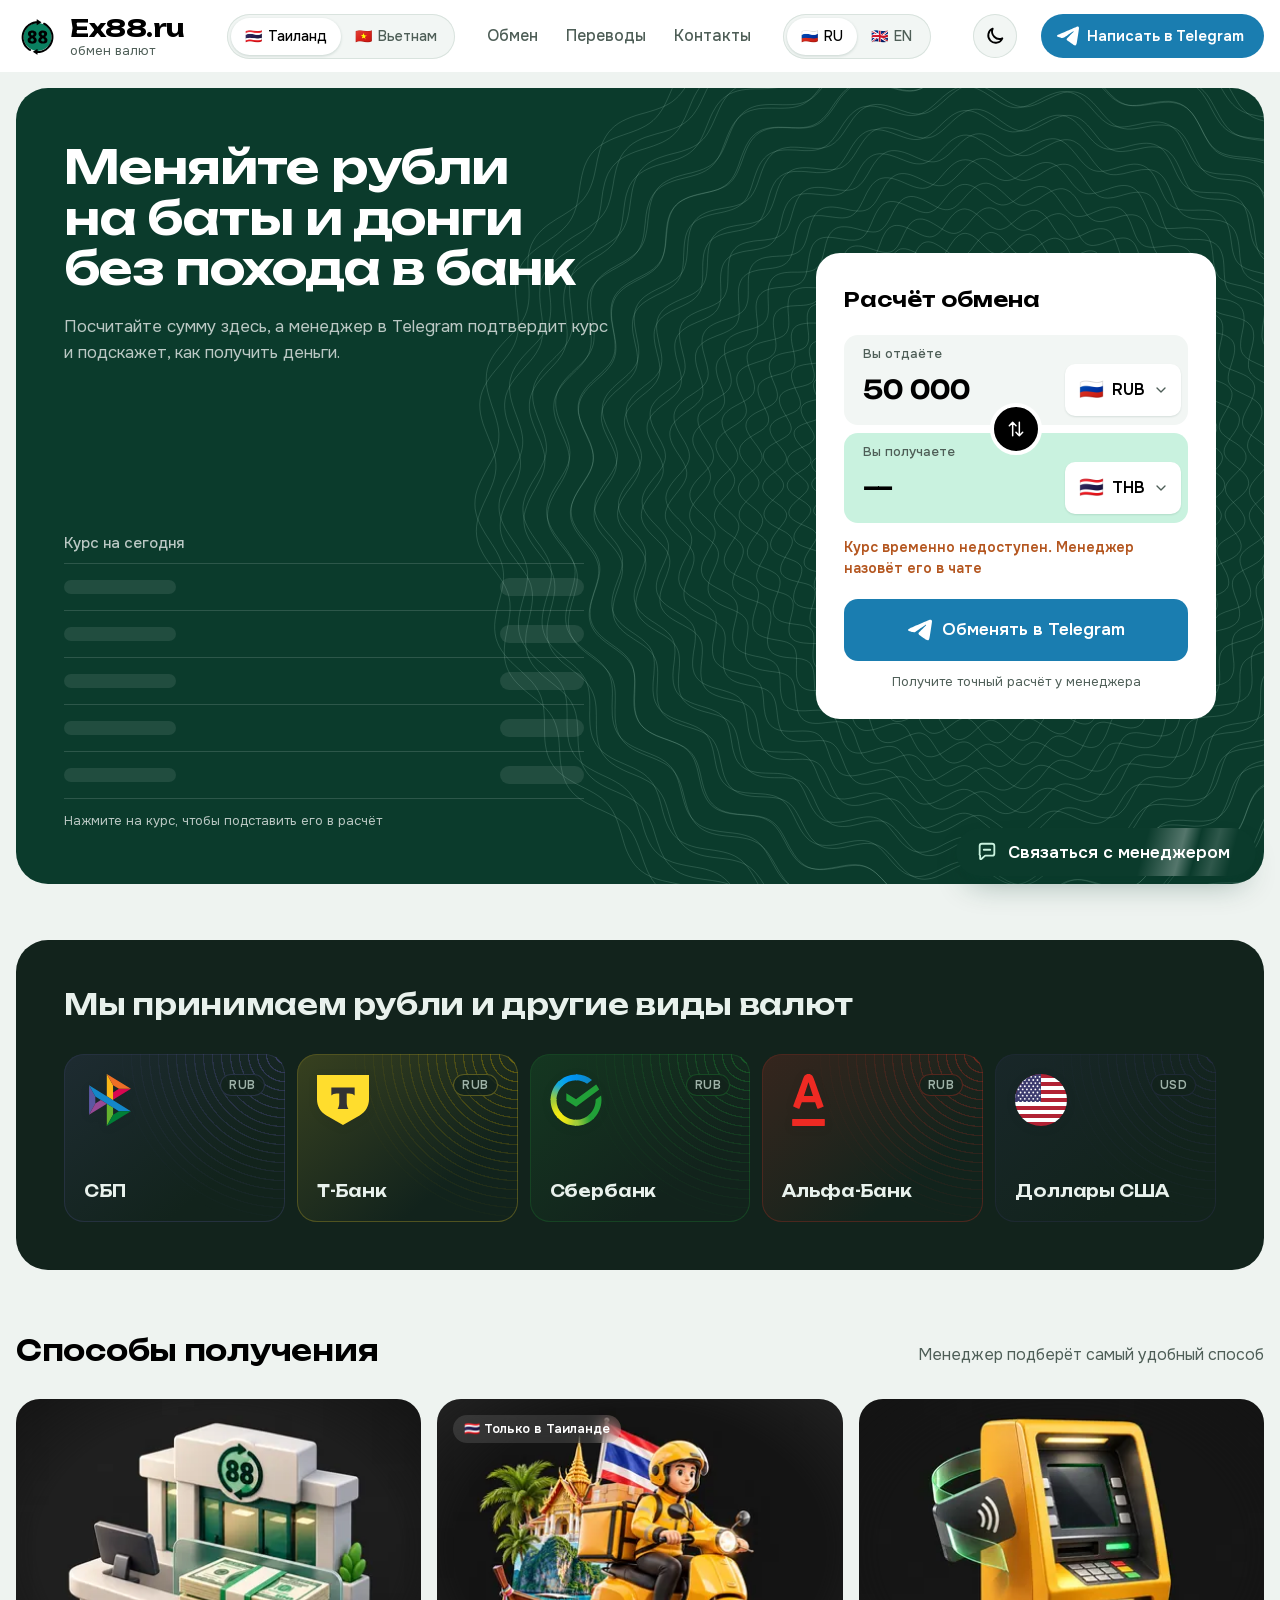
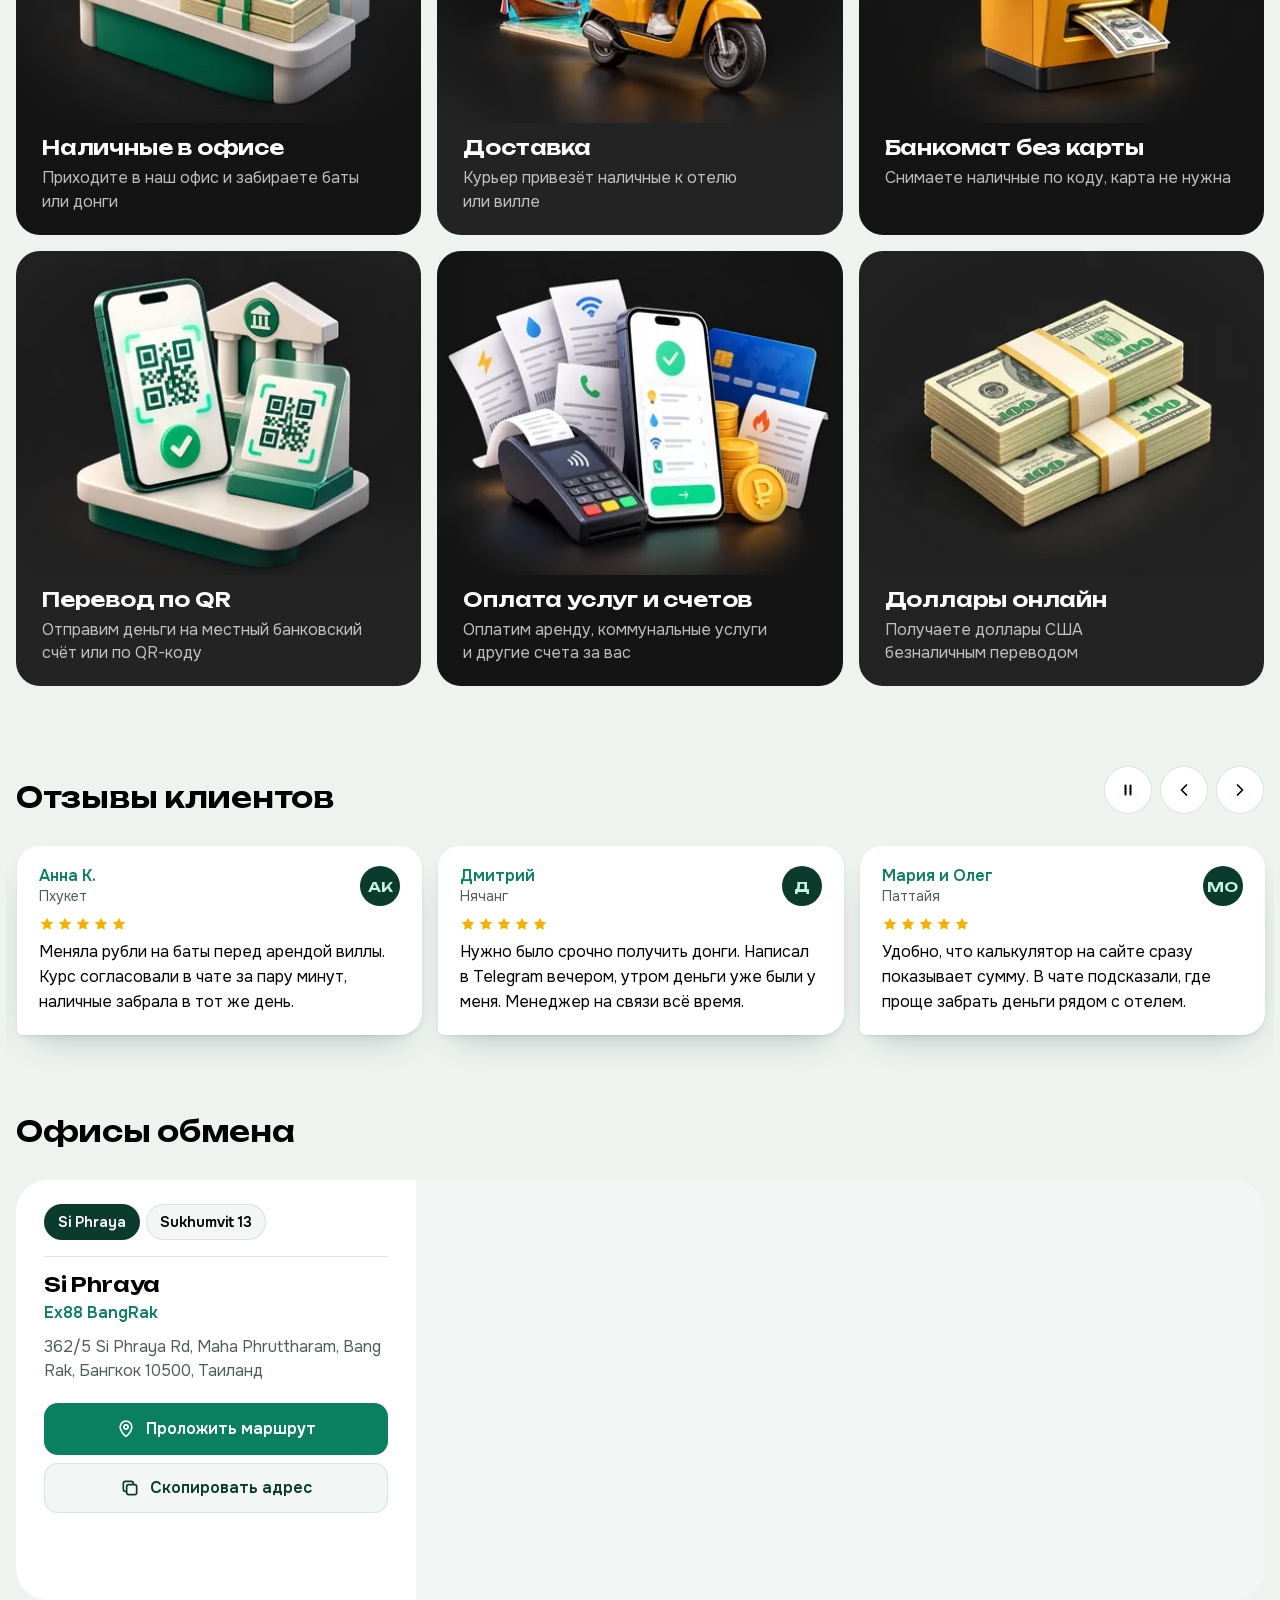
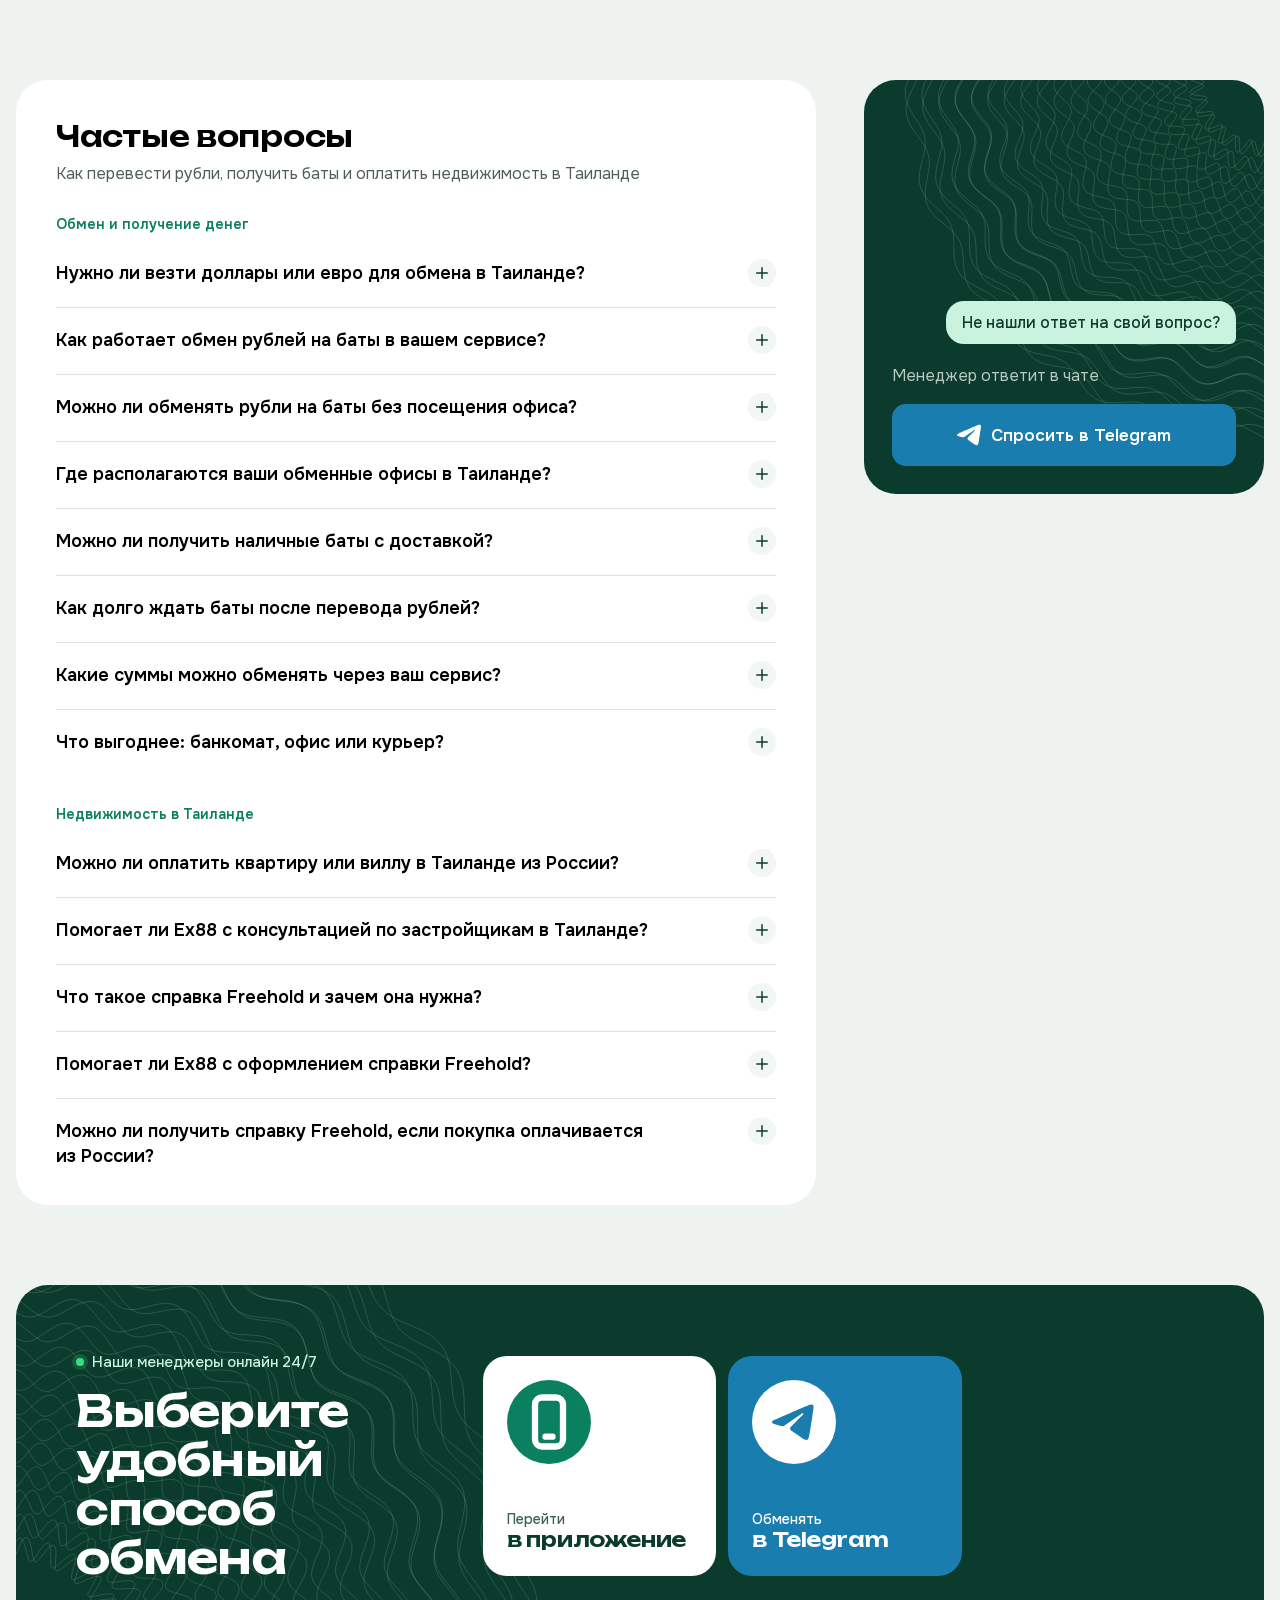
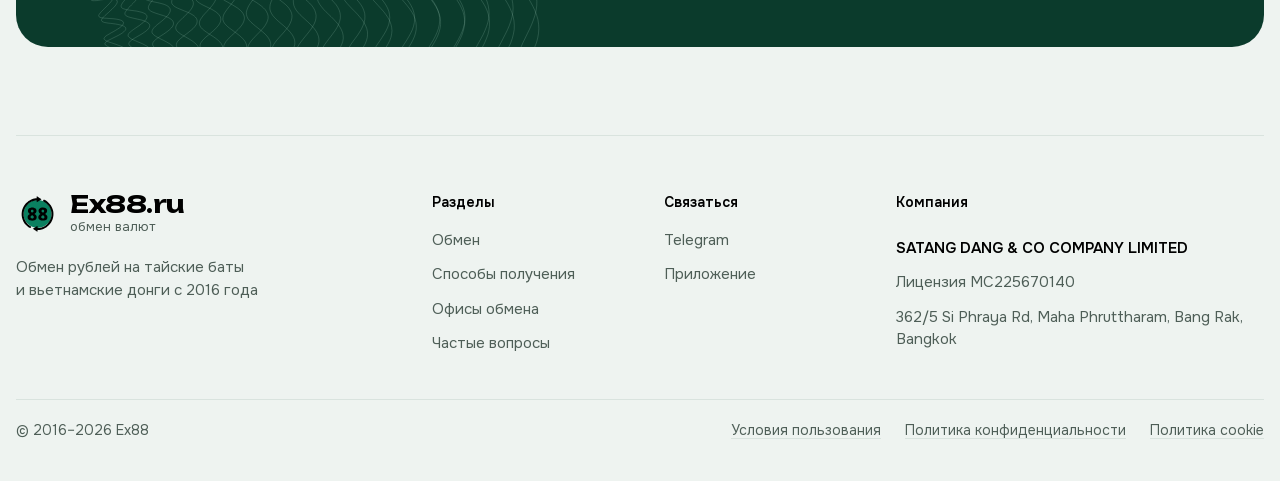
<file: index.html>
<!DOCTYPE html>
<html lang="ru">
<head>
  <meta charset="UTF-8">
  <meta name="viewport" content="width=device-width, initial-scale=1.0">
  <title data-i18n="title">Ex88.ru — обмен рублей на баты и донги</title>
  <meta name="description" content="Посчитайте обмен рублей, долларов, тайских батов и вьетнамских донгов и продолжите в Telegram с менеджером." data-i18n-content="description">
  <meta name="theme-color" content="#0B3B2C">

  <!-- Set the theme before the first paint so the page never flashes the wrong colours -->
  <script>
    (function () {
      var theme;
      try { theme = localStorage.getItem("theme"); } catch (e) {}
      if (theme !== "dark" && theme !== "light") {
        theme = window.matchMedia("(prefers-color-scheme: dark)").matches ? "dark" : "light";
      }
      document.documentElement.dataset.theme = theme;
    })();
  </script>

  <!-- Fonts for the first screen: Russian text plus the Latin subsets for digits and names,
       so nothing reflows when a late font arrives -->
  <link rel="preload" href="assets/fonts/unbounded-cyrillic.woff2" as="font" type="font/woff2" crossorigin>
  <link rel="preload" href="assets/fonts/onest-cyrillic.woff2" as="font" type="font/woff2" crossorigin>
  <link rel="preload" href="assets/fonts/unbounded-latin.woff2" as="font" type="font/woff2" crossorigin>
  <link rel="preload" href="assets/fonts/onest-latin.woff2" as="font" type="font/woff2" crossorigin>

  <link rel="icon" href="assets/img/favicon.svg" type="image/svg+xml">
  <link rel="alternate icon" href="assets/img/logo.webp" type="image/webp">
  <link rel="stylesheet" href="assets/reset.css">
  <link rel="stylesheet" href="assets/style.css">

  <script type="application/ld+json">
{
    "@context": "https://schema.org",
    "@type": "FAQPage",
    "mainEntity": [
      {
        "@type": "Question",
        "name": "Нужно ли везти доллары или евро для обмена в Таиланде?",
        "acceptedAnswer": {
          "@type": "Answer",
          "text": "Везти наличные доллары или евро не обязательно. Вы можете перевести рубли с российской карты по СБП или на счет нашей компании и получить тайские баты в Таиланде в офисе, доставкой или через банкомат."
        }
      },
      {
        "@type": "Question",
        "name": "Как работает обмен рублей на баты в вашем сервисе?",
        "acceptedAnswer": {
          "@type": "Answer",
          "text": "Вы оплачиваете счет рублями с вашей российской карты и получаете тайские баты в Таиланде через наш офис, банкомат без карты или курьерскую доставку."
        }
      },
      {
        "@type": "Question",
        "name": "Можно ли обменять рубли на баты без посещения офиса?",
        "acceptedAnswer": {
          "@type": "Answer",
          "text": "Да, тайские баты можно получить через банкомат по пошаговой инструкции. Банкоматы расположены на каждом шагу по всему Таиланду, что делает этот способ быстрым и удобным."
        }
      },
      {
        "@type": "Question",
        "name": "Где располагаются ваши обменные офисы в Таиланде?",
        "acceptedAnswer": {
          "@type": "Answer",
          "text": "Наш головной офис расположен в столице Таиланда — городе Бангкок."
        }
      },
      {
        "@type": "Question",
        "name": "Можно ли получить наличные баты с доставкой?",
        "acceptedAnswer": {
          "@type": "Answer",
          "text": "Да, мы предоставляем курьерскую доставку наличных батов в отели, апартаменты, виллы или любое удобное место."
        }
      },
      {
        "@type": "Question",
        "name": "Как долго ждать баты после перевода рублей?",
        "acceptedAnswer": {
          "@type": "Answer",
          "text": "Получение батов обычно занимает минимальное время после подтверждения перевода, скорость зависит от выбранного способа: офис, банкомат или курьер."
        }
      },
      {
        "@type": "Question",
        "name": "Какие суммы можно обменять через ваш сервис?",
        "acceptedAnswer": {
          "@type": "Answer",
          "text": "Можно обменять как небольшие суммы на ежедневные расходы, так и крупные суммы на отпуск или длительное пребывание. Конкретные лимиты указываются при оформлении заказа."
        }
      },
      {
        "@type": "Question",
        "name": "Что выгоднее: банкомат, офис или курьер?",
        "acceptedAnswer": {
          "@type": "Answer",
          "text": "Сравнение безопасности и удобства разных способов: банкомат доступен везде, обменный офис надежен и предоставляет персональное обслуживание, курьер обеспечивает максимальный комфорт. Выбор зависит от ваших потребностей."
        }
      },
      {
        "@type": "Question",
        "name": "Можно ли оплатить квартиру или виллу в Таиланде из России?",
        "acceptedAnswer": {
          "@type": "Answer",
          "text": "Да, оплата недвижимости в Таиланде возможна из России и других стран. Сервис помогает конвертировать рубли и обрабатывать платежи в требуемой валюте."
        }
      },
      {
        "@type": "Question",
        "name": "Помогает ли Ex88 с консультацией по застройщикам в Таиланде?",
        "acceptedAnswer": {
          "@type": "Answer",
          "text": "Да, сервис Ex88 имеет большой опыт работы с тайским рынком и застройщиками, предлагает консультации по практическим нюансам сделок и рискам на этапе оплаты."
        }
      },
      {
        "@type": "Question",
        "name": "Что такое справка Freehold и зачем она нужна?",
        "acceptedAnswer": {
          "@type": "Answer",
          "text": "Справка Freehold — это подтверждение того, что средства на покупку недвижимости были переведены из-за границы, она требуется для регистрации недвижимости в некоторых странах."
        }
      },
      {
        "@type": "Question",
        "name": "Помогает ли Ex88 с оформлением справки Freehold?",
        "acceptedAnswer": {
          "@type": "Answer",
          "text": "Да, сервис Ex88 помогает с транзакциями по покупке недвижимости и обработкой необходимых сопроводительных документов, включая справку Freehold."
        }
      },
      {
        "@type": "Question",
        "name": "Можно ли получить справку Freehold, если покупка оплачивается из России?",
        "acceptedAnswer": {
          "@type": "Answer",
          "text": "Да, при корректном оформлении платежа и соблюдении требований страны покупки."
        }
      }
    ]
  }
  </script>
</head>
<body>

  <!-- Logo mark, drawn once and reused in the header and footer -->
  <svg width="0" height="0" style="position:absolute" aria-hidden="true" focusable="false">
    <symbol id="logo-mark" viewBox="0 0 648 618">
      <circle class="logo__disc" cx="318" cy="323" r="206"/>
      <g transform="translate(0.000000,618.000000) scale(0.100000,-0.100000)" stroke="none">
        <g class="logo__arrows"><path d="M3059 5528 c-7 -13 -15 -74 -17 -139 l-4 -115 -132 -18 c-291 -39 -500 -99 -721 -206 -253 -124 -439 -255 -631 -445 -138 -137 -171 -174 -263 -300 -160 -216 -333 -574 -390 -805 -81 -330 -93 -710 -30 -1021 87 -438 327 -887 641 -1199 209 -208 486 -400 576 -400 105 0 175 120 122 207 -21 36 -28 41 -230 173 -199 130 -364 297 -505 515 -149 228 -262 502 -316 765 -22 104 -24 139 -23 375 0 202 4 281 18 355 115 629 536 1199 1096 1484 200 102 434 174 632 195 159 17 154 20 162 -102 9 -134 18 -172 39 -171 15 2 417 247 582 356 44 29 81 60 83 70 3 18 -104 92 -443 305 -248 157 -231 148 -246 121z"/><path d="M4064 5028 c-67 -53 -80 -85 -64 -163 13 -61 18 -66 176 -155 372 -211 663 -521 849 -903 74 -154 95 -210 135 -367 53 -210 73 -374 67 -555 -9 -282 -66 -516 -195 -804 -101 -226 -222 -407 -383 -576 -195 -203 -448 -378 -697 -482 -216 -89 -500 -148 -682 -141 l-85 3 -6 110 c-4 61 -7 125 -8 143 0 18 -6 32 -13 32 -15 0 -248 -130 -501 -280 -194 -115 -204 -127 -144 -166 34 -23 413 -255 557 -342 l85 -51 13 122 c8 67 16 124 18 126 1 2 45 7 96 12 320 31 466 58 651 120 211 71 501 228 652 353 103 85 123 103 233 214 225 226 327 373 477 685 83 173 122 278 158 427 50 205 61 299 61 540 1 249 -15 375 -75 598 -123 466 -406 911 -761 1199 -159 129 -267 201 -401 269 -123 61 -167 68 -213 32z"/></g>
        <g class="logo__digits"><path d="M2185 3876 c-92 -18 -166 -50 -240 -102 -70 -49 -110 -90 -120 -121 -3 -13 -10 -23 -15 -23 -22 0 -44 -108 -45 -220 0 -113 1 -116 38 -192 37 -77 113 -166 201 -236 22 -17 38 -33 35 -35 -2 -2 -48 -36 -103 -77 -154 -114 -209 -204 -223 -361 -13 -146 34 -276 133 -369 77 -73 110 -92 219 -128 143 -48 357 -67 467 -42 24 5 68 14 99 20 124 24 277 123 338 219 94 146 105 313 32 464 -29 61 -118 156 -201 217 -39 27 -70 57 -70 65 0 8 13 21 28 29 47 24 178 153 192 188 7 18 19 40 25 48 7 8 20 39 30 69 48 147 -4 344 -117 446 -54 49 -167 107 -253 131 -83 22 -355 28 -450 10z m325 -336 c57 -45 74 -82 74 -160 0 -54 -4 -72 -27 -108 -44 -68 -143 -130 -189 -118 -31 7 -122 88 -149 132 -41 66 -21 194 37 245 45 39 78 50 146 46 57 -4 73 -9 108 -37z m-43 -826 c103 -69 170 -178 157 -253 -22 -120 -118 -194 -251 -194 -82 1 -154 39 -200 107 -28 41 -33 57 -33 109 0 101 37 156 164 241 55 37 95 34 163 -10z"/><path d="M3790 3883 c-136 -21 -257 -78 -341 -162 -75 -76 -105 -133 -125 -240 -18 -94 -8 -153 46 -266 39 -81 71 -118 194 -222 57 -47 55 -58 -17 -95 -61 -31 -180 -159 -222 -239 -43 -83 -55 -174 -36 -285 32 -184 205 -345 419 -389 100 -21 413 -20 501 0 35 9 75 21 90 29 14 7 52 25 84 41 68 33 169 136 199 204 11 25 25 54 29 63 5 10 9 74 10 143 1 117 -1 129 -26 181 -37 76 -115 167 -188 220 -72 52 -107 83 -107 94 0 5 9 12 20 15 29 9 124 95 166 149 85 111 115 226 96 365 -36 258 -268 403 -637 400 -71 -1 -141 -3 -155 -6z m225 -314 c86 -24 144 -122 130 -218 -14 -90 -115 -191 -193 -191 -38 0 -108 39 -140 79 -40 50 -54 95 -50 160 4 81 30 120 102 156 55 27 90 31 151 14z m16 -849 c89 -46 168 -154 169 -231 0 -54 -27 -122 -63 -157 -104 -100 -324 -75 -400 47 -18 29 -22 49 -20 107 0 42 7 84 17 101 19 38 96 106 160 143 53 31 57 30 137 -10z"/></g>
      </g>
    </symbol>
  </svg>

  <header class="site-header" id="site-header">
    <!-- Rate ticker hidden for now. To bring it back: uncomment this block, set --ticker-h to 34px
         in assets/style.css (:root) and the script picks it up on its own.
    <div class="ticker">
      <p class="visually-hidden" data-i18n="tickerLabel">Ориентировочные курсы обмена</p>
      <div class="ticker__track" id="ticker-track"></div>
      <button type="button" class="ticker__toggle" id="ticker-toggle" aria-pressed="false" aria-label="Остановить бегущую строку">
        <svg viewBox="0 0 24 24" aria-hidden="true">
          <path class="ticker__icon-pause" d="M8.5 5.5v13M15.5 5.5v13" stroke="currentColor" stroke-width="2.6" stroke-linecap="round" fill="none"/>
          <path class="ticker__icon-play" d="M8 5.2v13.6a.6.6 0 0 0 .9.5l11-6.8a.6.6 0 0 0 0-1L8.9 4.7a.6.6 0 0 0-.9.5Z" fill="currentColor"/>
        </svg>
      </button>
    </div>
    -->

    <div class="container header__inner">
      <a href="/" class="logo">
        <svg class="logo__mark" viewBox="0 0 648 618" aria-hidden="true" focusable="false"><use href="#logo-mark"/></svg>
        <span class="logo__text">
          <span class="logo__name" translate="no">Ex88.ru</span>
          <span class="logo__caption" data-i18n="caption">обмен валют</span>
        </span>
      </a>

      <div class="header__menu" id="nav">
        <div class="country-switch" data-switch="country" role="group" aria-label="Где получить деньги" data-i18n-aria="countryGroup">
          <button type="button" class="country-switch__btn" data-to="THB" aria-pressed="true">
            <span aria-hidden="true">🇹🇭</span> <span data-i18n="thailand">Таиланд</span>
          </button>
          <button type="button" class="country-switch__btn" data-to="VND" aria-pressed="false">
            <span aria-hidden="true">🇻🇳</span> <span data-i18n="vietnam">Вьетнам</span>
          </button>
        </div>

        <nav class="nav" aria-label="Основная навигация" data-i18n-aria="navLabel">
          <a href="#exchange" data-i18n="navExchange">Обмен</a>
          <a href="#receive" data-i18n="navTransfers">Переводы</a>
          <a href="#contacts" data-i18n="navContacts">Контакты</a>
        </nav>

        <div class="country-switch lang-switch" data-switch="language" role="group" aria-label="Язык сайта" data-i18n-aria="langGroup">
          <button type="button" class="country-switch__btn" data-lang="ru" lang="ru" aria-pressed="true"><span aria-hidden="true">🇷🇺</span> RU</button>
          <button type="button" class="country-switch__btn" data-lang="en" lang="en" aria-pressed="false"><span aria-hidden="true">🇬🇧</span> EN</button>
        </div>
      </div>

      <button type="button" class="theme-toggle" id="theme-toggle" aria-pressed="false" aria-label="Тёмная тема" data-i18n-aria="themeDark">
        <svg viewBox="0 0 24 24" fill="none" aria-hidden="true">
          <path class="theme-toggle__moon" d="M20 14.5A8 8 0 0 1 9.5 4a8 8 0 1 0 10.5 10.5Z" stroke="currentColor" stroke-width="2" stroke-linejoin="round"/>
          <g class="theme-toggle__sun" stroke="currentColor" stroke-width="2" stroke-linecap="round"><circle cx="12" cy="12" r="4"/><path d="M12 2.5v2M12 19.5v2M2.5 12h2M19.5 12h2M5.3 5.3l1.4 1.4M17.3 17.3l1.4 1.4M5.3 18.7l1.4-1.4M17.3 6.7l1.4-1.4"/></g>
        </svg>
      </button>

      <a href="#" class="header__tg" id="header-tg" aria-label="Написать в Telegram" data-i18n-aria="tgWrite">
        <svg viewBox="0 0 41 35" aria-hidden="true"><path fill-rule="evenodd" clip-rule="evenodd" fill="currentColor" d="M36.5839 31.4775C37.2853 29.2623 40.5721 7.18551 40.9784 2.83533C41.1011 1.51782 40.6964 0.642327 39.9038 0.251511C38.9453 -0.222929 37.5258 0.0142907 35.8791 0.625261C33.6205 1.46321 4.74607 14.0803 3.07781 14.8107C1.49579 15.5019 0 16.2562 0 17.3484C0 18.1164 0.442767 18.5482 1.66328 18.997C2.93354 19.4629 6.13241 20.4613 8.02122 20.9972C9.84038 21.5143 11.9116 21.0654 13.0724 20.3231C14.3029 19.5363 28.5029 9.75738 29.5228 8.90066C30.541 8.04394 31.3536 9.14129 30.5211 9.99972C29.6886 10.8564 19.9411 20.5927 18.6559 21.9409C17.0955 23.5776 18.2032 25.274 19.2496 25.9532C20.4452 26.728 29.0435 32.6636 30.3387 33.6159C31.6338 34.5682 32.9472 35 34.1495 35C35.3517 35 35.9852 33.3702 36.5839 31.4775Z"/></svg>
        <span class="header__tg-label" data-i18n="tgWrite">Написать в Telegram</span>
      </a>

      <button type="button" class="burger" id="burger" aria-label="Открыть меню" aria-expanded="false" aria-controls="nav">
        <span></span>
        <span></span>
        <span></span>
      </button>
    </div>
  </header>

  <main>
    <section class="hero" id="exchange">
      <div class="container">
        <div class="hero__panel">
          <div class="hero__pattern" aria-hidden="true">
            <svg class="hero__pattern-svg" data-guilloche focusable="false"></svg>
          </div>

          <div class="hero__text">
            <h1 class="hero__title" data-i18n="heroTitle">Меняйте рубли на&nbsp;баты и&nbsp;донги без похода в&nbsp;банк</h1>
            <p class="hero__lead" data-i18n="heroLead">Посчитайте сумму здесь, а&nbsp;менеджер в&nbsp;Telegram подтвердит курс и&nbsp;подскажет, как получить деньги.</p>
          </div>

          <div class="rates">
            <h2 class="rates__title" data-i18n="ratesTitle">Курс на сегодня</h2>
            <ul class="rates__list" id="rates-list"></ul>
            <p class="rates__note" data-i18n="ratesNote">Нажмите на курс, чтобы подставить его в&nbsp;расчёт</p>
          </div>

          <div class="calculator" id="calculator">
            <h2 class="calculator__title" data-i18n="calcTitle">Расчёт обмена</h2>

            <div class="calculator__field">
              <label for="amount-from" data-i18n="youSend">Вы отдаёте</label>
              <div class="calculator__row">
                <input type="text" inputmode="decimal" id="amount-from" autocomplete="off">
                <button type="button" class="currency-select" id="currency-from" aria-haspopup="listbox" aria-expanded="false">
                  <span class="visually-hidden" data-i18n="currencyFromLabel">Валюта, которую вы отдаёте</span>
                  <span class="currency-select__flag" aria-hidden="true"></span>
                  <span class="currency-select__code"></span>
                  <svg viewBox="0 0 24 24" fill="none" aria-hidden="true"><path d="M6 9l6 6 6-6" stroke="currentColor" stroke-width="2" stroke-linecap="round" stroke-linejoin="round"/></svg>
                </button>
                <ul class="currency-list" id="currency-list-from" role="listbox" hidden></ul>
              </div>
            </div>

            <div class="calculator__swap">
              <button type="button" class="swap-btn" id="swap-btn" aria-label="Поменять валюты местами" data-i18n-aria="swapLabel">
                <svg viewBox="0 0 24 24" fill="none" aria-hidden="true"><path d="M8 4v16M8 4 4 8M8 4l4 4M16 20V4M16 20l-4-4M16 20l4-4" stroke="currentColor" stroke-width="1.8" stroke-linecap="round" stroke-linejoin="round"/></svg>
              </button>
            </div>

            <div class="calculator__field">
              <label for="amount-to" data-i18n="youReceive">Вы получаете</label>
              <div class="calculator__row calculator__row--result" id="result-row">
                <span class="calculator__skeleton" aria-hidden="true"></span>
                <input type="text" id="amount-to" readonly tabindex="-1">
                <button type="button" class="currency-select" id="currency-to" aria-haspopup="listbox" aria-expanded="false">
                  <span class="visually-hidden" data-i18n="currencyToLabel">Валюта, которую вы получаете</span>
                  <span class="currency-select__flag" aria-hidden="true"></span>
                  <span class="currency-select__code"></span>
                  <svg viewBox="0 0 24 24" fill="none" aria-hidden="true"><path d="M6 9l6 6 6-6" stroke="currentColor" stroke-width="2" stroke-linecap="round" stroke-linejoin="round"/></svg>
                </button>
                <ul class="currency-list" id="currency-list-to" role="listbox" hidden></ul>
              </div>
            </div>

            <fieldset class="receive-method" id="receive-method" hidden>
              <legend class="receive-method__legend" data-i18n="receiveMethod">Как получить</legend>
              <div class="receive-method__options" id="receive-method-options"></div>
            </fieldset>

            <p class="calculator__rate" id="rate-line"></p>

            <a href="#" class="btn btn--tg btn--block" id="submit-btn">
              <svg viewBox="0 0 41 35" aria-hidden="true"><path fill-rule="evenodd" clip-rule="evenodd" fill="currentColor" d="M36.5839 31.4775C37.2853 29.2623 40.5721 7.18551 40.9784 2.83533C41.1011 1.51782 40.6964 0.642327 39.9038 0.251511C38.9453 -0.222929 37.5258 0.0142907 35.8791 0.625261C33.6205 1.46321 4.74607 14.0803 3.07781 14.8107C1.49579 15.5019 0 16.2562 0 17.3484C0 18.1164 0.442767 18.5482 1.66328 18.997C2.93354 19.4629 6.13241 20.4613 8.02122 20.9972C9.84038 21.5143 11.9116 21.0654 13.0724 20.3231C14.3029 19.5363 28.5029 9.75738 29.5228 8.90066C30.541 8.04394 31.3536 9.14129 30.5211 9.99972C29.6886 10.8564 19.9411 20.5927 18.6559 21.9409C17.0955 23.5776 18.2032 25.274 19.2496 25.9532C20.4452 26.728 29.0435 32.6636 30.3387 33.6159C31.6338 34.5682 32.9472 35 34.1495 35C35.3517 35 35.9852 33.3702 36.5839 31.4775Z"/></svg>
              <span data-i18n="submit">Обменять в Telegram</span>
            </a>
            <p class="calculator__hint" data-i18n="calcHint">Получите точный расчёт у&nbsp;менеджера</p>
          </div>
        </div>
      </div>
    </section>
    <section class="accept" aria-labelledby="accept-title">
      <div class="container">
        <div class="accept__card">
          <h2 class="accept__title" id="accept-title" data-i18n="acceptTitle">Мы принимаем рубли и&nbsp;другие виды валют</h2>
          <ul class="accept__list">
            <li class="accept__item accept__item--sbp">
              <img class="accept__logo" src="assets/img/banks/sbp.svg" alt="" width="52" height="52" loading="lazy">
              <span class="accept__code">RUB</span>
              <span class="accept__name" data-i18n="bankSbp">СБП</span>
            </li>
            <li class="accept__item accept__item--tbank">
              <img class="accept__logo" src="assets/img/banks/tbank.svg" alt="" width="52" height="52" loading="lazy">
              <span class="accept__code">RUB</span>
              <span class="accept__name" data-i18n="bankT">Т-Банк</span>
            </li>
            <li class="accept__item accept__item--sber">
              <img class="accept__logo" src="assets/img/banks/sber.svg" alt="" width="52" height="52" loading="lazy">
              <span class="accept__code">RUB</span>
              <span class="accept__name" data-i18n="bankSber">Сбербанк</span>
            </li>
            <li class="accept__item accept__item--alfa">
              <img class="accept__logo" src="assets/img/banks/alfa.svg" alt="" width="52" height="52" loading="lazy">
              <span class="accept__code">RUB</span>
              <span class="accept__name" data-i18n="bankAlfa">Альфа-Банк</span>
            </li>
            <li class="accept__item accept__item--usd">
              <img class="accept__logo" src="assets/img/banks/usd.svg" alt="" width="52" height="52" loading="lazy">
              <span class="accept__code">USD</span>
              <span class="accept__name" data-i18n="usd">Доллары США</span>
            </li>
          </ul>
        </div>
      </div>
    </section>

    <section class="receive" id="receive" aria-labelledby="receive-title">
      <div class="container">
        <div class="receive__head">
          <h2 class="receive__title" id="receive-title" data-i18n="receiveTitle">Способы получения</h2>
          <p class="receive__lead" data-i18n="receiveLead">Менеджер подберёт самый удобный способ</p>
        </div>
        <ul class="receive__list">
          <li class="receive__item receive__item--office">
            <img class="receive__img" src="assets/img/receive/office-400.webp" srcset="assets/img/receive/office-400.webp 400w, assets/img/receive/office-800.webp 800w" sizes="(min-width: 1024px) 400px, 50vw" alt="" width="400" height="320" loading="lazy" decoding="async">
            <h3 class="receive__name" data-i18n="receiveOffice">Наличные в&nbsp;офисе</h3>
            <p class="receive__text" data-i18n="receiveOfficeText">Приходите в&nbsp;наш офис и&nbsp;забираете баты или донги</p>
          </li>
          <li class="receive__item receive__item--delivery">
            <img class="receive__img" src="assets/img/receive/delivery-400.webp" srcset="assets/img/receive/delivery-400.webp 400w, assets/img/receive/delivery-800.webp 800w" sizes="(min-width: 1024px) 400px, 50vw" alt="" width="400" height="320" loading="lazy" decoding="async">
            <span class="receive__tag"><span aria-hidden="true">🇹🇭</span> <span data-i18n="receiveOnlyTH">Только в&nbsp;Таиланде</span></span>
            <h3 class="receive__name" data-i18n="receiveDelivery">Доставка</h3>
            <p class="receive__text" data-i18n="receiveDeliveryText">Курьер привезёт наличные к&nbsp;отелю или вилле</p>
          </li>
          <li class="receive__item receive__item--atm">
            <img class="receive__img" src="assets/img/receive/atm-400.webp" srcset="assets/img/receive/atm-400.webp 400w, assets/img/receive/atm-800.webp 800w" sizes="(min-width: 1024px) 400px, 50vw" alt="" width="400" height="320" loading="lazy" decoding="async">
            <h3 class="receive__name" data-i18n="receiveAtm">Банкомат без карты</h3>
            <p class="receive__text" data-i18n="receiveAtmText">Снимаете наличные по&nbsp;коду, карта не&nbsp;нужна</p>
          </li>
          <li class="receive__item receive__item--qr">
            <img class="receive__img" src="assets/img/receive/qr-400.webp" srcset="assets/img/receive/qr-400.webp 400w, assets/img/receive/qr-800.webp 800w" sizes="(min-width: 1024px) 400px, 50vw" alt="" width="400" height="320" loading="lazy" decoding="async">
            <h3 class="receive__name" data-i18n="receiveQr">Перевод по&nbsp;QR</h3>
            <p class="receive__text" data-i18n="receiveQrText">Отправим деньги на&nbsp;местный банковский счёт или по&nbsp;QR-коду</p>
          </li>
          <li class="receive__item receive__item--bills">
            <img class="receive__img" src="assets/img/receive/bills-400.webp" srcset="assets/img/receive/bills-400.webp 400w, assets/img/receive/bills-800.webp 800w" sizes="(min-width: 1024px) 400px, 50vw" alt="" width="400" height="320" loading="lazy" decoding="async">
            <h3 class="receive__name" data-i18n="receiveBills">Оплата услуг и&nbsp;счетов</h3>
            <p class="receive__text" data-i18n="receiveBillsText">Оплатим аренду, коммунальные услуги и&nbsp;другие счета за&nbsp;вас</p>
          </li>
          <li class="receive__item receive__item--usd">
            <img class="receive__img" src="assets/img/receive/usd-400.webp" srcset="assets/img/receive/usd-400.webp 400w, assets/img/receive/usd-800.webp 800w" sizes="(min-width: 1024px) 400px, 50vw" alt="" width="400" height="320" loading="lazy" decoding="async">
            <h3 class="receive__name" data-i18n="receiveUsd">Доллары онлайн</h3>
            <p class="receive__text" data-i18n="receiveUsdText">Получаете доллары США безналичным переводом</p>
          </li>
        </ul>
      </div>
    </section>

    <section class="reviews" aria-labelledby="reviews-title">
      <div class="container">
        <div class="reviews__head">
          <h2 class="reviews__title" id="reviews-title" data-i18n="reviewsTitle">Отзывы клиентов</h2>
          <div class="reviews__controls">
            <button type="button" class="reviews__arrow reviews__auto" id="reviews-auto" aria-label="Остановить автопрокрутку отзывов">
              <svg viewBox="0 0 24 24" fill="none" aria-hidden="true">
                <path class="reviews__icon-pause" d="M9 6.5v11M15 6.5v11" stroke="currentColor" stroke-width="2.4" stroke-linecap="round"/>
                <path class="reviews__icon-play" d="M8.5 6.3v11.4a.6.6 0 0 0 .9.5l9-5.7a.6.6 0 0 0 0-1l-9-5.7a.6.6 0 0 0-.9.5Z" fill="currentColor"/>
              </svg>
            </button>
            <button type="button" class="reviews__arrow" id="reviews-prev" aria-label="Предыдущие отзывы" data-i18n-aria="reviewsPrev">
              <svg viewBox="0 0 24 24" fill="none" aria-hidden="true"><path d="M15 6l-6 6 6 6" stroke="currentColor" stroke-width="2" stroke-linecap="round" stroke-linejoin="round"/></svg>
            </button>
            <button type="button" class="reviews__arrow" id="reviews-next" aria-label="Следующие отзывы" data-i18n-aria="reviewsNext">
              <svg viewBox="0 0 24 24" fill="none" aria-hidden="true"><path d="M9 6l6 6-6 6" stroke="currentColor" stroke-width="2" stroke-linecap="round" stroke-linejoin="round"/></svg>
            </button>
          </div>
        </div>

        <ul class="reviews__track" id="reviews-track" tabindex="0" aria-label="Отзывы клиентов" data-i18n-aria="reviewsTitle"></ul>
      </div>
    </section>

    <section class="offices" id="offices" aria-labelledby="offices-title">
      <div class="container">
        <h2 class="offices__title" id="offices-title" data-i18n="officesTitle">Офисы обмена</h2>
        <div class="offices__panel">
          <div class="offices__side">
            <div class="offices__tabs" id="office-tabs" role="tablist" aria-label="Офисы" data-i18n-aria="officesList"></div>
            <div class="office" id="office-panel" role="tabpanel">
              <h3 class="office__name" id="office-name" translate="no">Si Phraya</h3>
              <p class="office__floor" id="office-place" translate="no">Ex88 BangRak</p>
              <address class="office__address" id="office-address">362/5 Si Phraya Rd, Maha Phruttharam, Bang Rak, Бангкок 10500, Таиланд</address>
              <div class="office__actions">
                <a class="btn btn--primary office__route" id="office-route" href="https://www.google.com/maps/dir/?api=1&amp;destination=13.7317149,100.5236788" target="_blank" rel="noopener">
                  <svg viewBox="0 0 24 24" fill="none" aria-hidden="true"><path d="M12 21s-7-6.2-7-11.5a7 7 0 0 1 14 0C19 14.8 12 21 12 21Z" stroke="currentColor" stroke-width="2" stroke-linejoin="round"/><circle cx="12" cy="9.5" r="2.5" stroke="currentColor" stroke-width="2"/></svg>
                  <span data-i18n="officeRoute">Проложить маршрут</span>
                </a>
                <button type="button" class="office__copy" id="office-copy" data-address="362/5 Si Phraya Rd, Maha Phruttharam, Bang Rak, Bangkok 10500, Thailand">
                  <svg viewBox="0 0 24 24" fill="none" aria-hidden="true"><rect x="8" y="8" width="12" height="12" rx="2.5" stroke="currentColor" stroke-width="2"/><path d="M16 8V6.5A2.5 2.5 0 0 0 13.5 4h-7A2.5 2.5 0 0 0 4 6.5v7A2.5 2.5 0 0 0 6.5 16H8" stroke="currentColor" stroke-width="2"/></svg>
                  <span id="office-copy-label" data-i18n="officeCopy">Скопировать адрес</span>
                </button>
              </div>
              <p class="visually-hidden" id="office-copy-status" aria-live="polite"></p>
            </div>
          </div>
          <div class="offices__map">
            <iframe id="office-map" src="https://maps.google.com/maps?q=Ex88%2C%20362%2F5%20Si%20Phraya%20Rd%2C%20Bangkok&amp;z=16&amp;hl=ru&amp;output=embed" title="Карта офиса: Si Phraya" loading="lazy" referrerpolicy="no-referrer-when-downgrade"></iframe>
          </div>
        </div>
      </div>
    </section>

    <section class="faq" id="faq" aria-labelledby="faq-title">
      <div class="container faq__inner">
        <div class="faq__panel">
          <div class="faq__intro">
            <h2 class="faq__title" id="faq-title" data-i18n="faqTitle">Частые вопросы</h2>
            <p class="faq__lead" data-i18n="faqLead">Как перевести рубли, получить баты и&nbsp;оплатить недвижимость в&nbsp;Таиланде</p>
          </div>
          <div class="faq__group" role="group" aria-labelledby="faq-exchange">
            <h3 class="faq__group-title" id="faq-exchange" data-i18n="faqGroupExchange">Обмен и&nbsp;получение денег</h3>
            <details class="faq__item" name="faq">
              <summary class="faq__q"><span data-i18n="faqQ1">Нужно ли&nbsp;везти доллары или евро для обмена в&nbsp;Таиланде?</span><svg class="faq__icon" viewBox="0 0 24 24" fill="none" aria-hidden="true"><path class="faq__plus" d="M12 5v14" stroke="currentColor" stroke-width="2" stroke-linecap="round"/><path d="M5 12h14" stroke="currentColor" stroke-width="2" stroke-linecap="round"/></svg></summary>
              <p class="faq__a" data-i18n="faqA1">Везти наличные доллары или евро не&nbsp;обязательно. Вы&nbsp;можете перевести рубли с&nbsp;российской карты по&nbsp;СБП или на&nbsp;счет нашей компании и&nbsp;получить тайские баты в&nbsp;Таиланде в&nbsp;офисе, доставкой или через банкомат.</p>
            </details>
            <details class="faq__item" name="faq">
              <summary class="faq__q"><span data-i18n="faqQ2">Как работает обмен рублей на&nbsp;баты в&nbsp;вашем сервисе?</span><svg class="faq__icon" viewBox="0 0 24 24" fill="none" aria-hidden="true"><path class="faq__plus" d="M12 5v14" stroke="currentColor" stroke-width="2" stroke-linecap="round"/><path d="M5 12h14" stroke="currentColor" stroke-width="2" stroke-linecap="round"/></svg></summary>
              <p class="faq__a" data-i18n="faqA2">Вы&nbsp;оплачиваете счет рублями с&nbsp;вашей российской карты и&nbsp;получаете тайские баты в&nbsp;Таиланде через наш офис, банкомат без карты или курьерскую доставку.</p>
            </details>
            <details class="faq__item" name="faq">
              <summary class="faq__q"><span data-i18n="faqQ3">Можно ли&nbsp;обменять рубли на&nbsp;баты без посещения офиса?</span><svg class="faq__icon" viewBox="0 0 24 24" fill="none" aria-hidden="true"><path class="faq__plus" d="M12 5v14" stroke="currentColor" stroke-width="2" stroke-linecap="round"/><path d="M5 12h14" stroke="currentColor" stroke-width="2" stroke-linecap="round"/></svg></summary>
              <p class="faq__a" data-i18n="faqA3">Да, тайские баты можно получить через банкомат по&nbsp;пошаговой инструкции. Банкоматы расположены на&nbsp;каждом шагу по&nbsp;всему Таиланду, что делает этот способ быстрым и&nbsp;удобным.</p>
            </details>
            <details class="faq__item" name="faq">
              <summary class="faq__q"><span data-i18n="faqQ4">Где располагаются ваши обменные офисы в&nbsp;Таиланде?</span><svg class="faq__icon" viewBox="0 0 24 24" fill="none" aria-hidden="true"><path class="faq__plus" d="M12 5v14" stroke="currentColor" stroke-width="2" stroke-linecap="round"/><path d="M5 12h14" stroke="currentColor" stroke-width="2" stroke-linecap="round"/></svg></summary>
              <p class="faq__a" data-i18n="faqA4">Наш головной офис расположен в&nbsp;столице Таиланда — городе Бангкок.</p>
            </details>
            <details class="faq__item" name="faq">
              <summary class="faq__q"><span data-i18n="faqQ5">Можно ли&nbsp;получить наличные баты с&nbsp;доставкой?</span><svg class="faq__icon" viewBox="0 0 24 24" fill="none" aria-hidden="true"><path class="faq__plus" d="M12 5v14" stroke="currentColor" stroke-width="2" stroke-linecap="round"/><path d="M5 12h14" stroke="currentColor" stroke-width="2" stroke-linecap="round"/></svg></summary>
              <p class="faq__a" data-i18n="faqA5">Да, мы&nbsp;предоставляем курьерскую доставку наличных батов в&nbsp;отели, апартаменты, виллы или любое удобное место.</p>
            </details>
            <details class="faq__item" name="faq">
              <summary class="faq__q"><span data-i18n="faqQ6">Как долго ждать баты после перевода рублей?</span><svg class="faq__icon" viewBox="0 0 24 24" fill="none" aria-hidden="true"><path class="faq__plus" d="M12 5v14" stroke="currentColor" stroke-width="2" stroke-linecap="round"/><path d="M5 12h14" stroke="currentColor" stroke-width="2" stroke-linecap="round"/></svg></summary>
              <p class="faq__a" data-i18n="faqA6">Получение батов обычно занимает минимальное время после подтверждения перевода, скорость зависит от&nbsp;выбранного способа: офис, банкомат или курьер.</p>
            </details>
            <details class="faq__item" name="faq">
              <summary class="faq__q"><span data-i18n="faqQ8">Какие суммы можно обменять через ваш сервис?</span><svg class="faq__icon" viewBox="0 0 24 24" fill="none" aria-hidden="true"><path class="faq__plus" d="M12 5v14" stroke="currentColor" stroke-width="2" stroke-linecap="round"/><path d="M5 12h14" stroke="currentColor" stroke-width="2" stroke-linecap="round"/></svg></summary>
              <p class="faq__a" data-i18n="faqA8">Можно обменять как небольшие суммы на&nbsp;ежедневные расходы, так и&nbsp;крупные суммы на&nbsp;отпуск или длительное пребывание. Конкретные лимиты указываются при оформлении заказа.</p>
            </details>
            <details class="faq__item" name="faq">
              <summary class="faq__q"><span data-i18n="faqQ9">Что выгоднее: банкомат, офис или курьер?</span><svg class="faq__icon" viewBox="0 0 24 24" fill="none" aria-hidden="true"><path class="faq__plus" d="M12 5v14" stroke="currentColor" stroke-width="2" stroke-linecap="round"/><path d="M5 12h14" stroke="currentColor" stroke-width="2" stroke-linecap="round"/></svg></summary>
              <p class="faq__a" data-i18n="faqA9">Сравнение безопасности и&nbsp;удобства разных способов: банкомат доступен везде, обменный офис надежен и&nbsp;предоставляет персональное обслуживание, курьер обеспечивает максимальный комфорт. Выбор зависит от&nbsp;ваших потребностей.</p>
            </details>
          </div>
          <div class="faq__group" role="group" aria-labelledby="faq-property">
            <h3 class="faq__group-title" id="faq-property" data-i18n="faqGroupProperty">Недвижимость в&nbsp;Таиланде</h3>
            <details class="faq__item" name="faq">
              <summary class="faq__q"><span data-i18n="faqQ10">Можно ли&nbsp;оплатить квартиру или виллу в&nbsp;Таиланде из&nbsp;России?</span><svg class="faq__icon" viewBox="0 0 24 24" fill="none" aria-hidden="true"><path class="faq__plus" d="M12 5v14" stroke="currentColor" stroke-width="2" stroke-linecap="round"/><path d="M5 12h14" stroke="currentColor" stroke-width="2" stroke-linecap="round"/></svg></summary>
              <p class="faq__a" data-i18n="faqA10">Да, оплата недвижимости в&nbsp;Таиланде возможна из&nbsp;России и&nbsp;других стран. Сервис помогает конвертировать рубли и&nbsp;обрабатывать платежи в&nbsp;требуемой валюте.</p>
            </details>
            <details class="faq__item" name="faq">
              <summary class="faq__q"><span data-i18n="faqQ11">Помогает ли&nbsp;Ex88 с&nbsp;консультацией по&nbsp;застройщикам в&nbsp;Таиланде?</span><svg class="faq__icon" viewBox="0 0 24 24" fill="none" aria-hidden="true"><path class="faq__plus" d="M12 5v14" stroke="currentColor" stroke-width="2" stroke-linecap="round"/><path d="M5 12h14" stroke="currentColor" stroke-width="2" stroke-linecap="round"/></svg></summary>
              <p class="faq__a" data-i18n="faqA11">Да, сервис Ex88 имеет большой опыт работы с&nbsp;тайским рынком и&nbsp;застройщиками, предлагает консультации по&nbsp;практическим нюансам сделок и&nbsp;рискам на&nbsp;этапе оплаты.</p>
            </details>
            <details class="faq__item" name="faq">
              <summary class="faq__q"><span data-i18n="faqQ12">Что такое справка Freehold и&nbsp;зачем она нужна?</span><svg class="faq__icon" viewBox="0 0 24 24" fill="none" aria-hidden="true"><path class="faq__plus" d="M12 5v14" stroke="currentColor" stroke-width="2" stroke-linecap="round"/><path d="M5 12h14" stroke="currentColor" stroke-width="2" stroke-linecap="round"/></svg></summary>
              <p class="faq__a" data-i18n="faqA12">Справка Freehold — это подтверждение того, что средства на&nbsp;покупку недвижимости были переведены из-за&nbsp;границы, она требуется для регистрации недвижимости в&nbsp;некоторых странах.</p>
            </details>
            <details class="faq__item" name="faq">
              <summary class="faq__q"><span data-i18n="faqQ13">Помогает ли&nbsp;Ex88 с&nbsp;оформлением справки Freehold?</span><svg class="faq__icon" viewBox="0 0 24 24" fill="none" aria-hidden="true"><path class="faq__plus" d="M12 5v14" stroke="currentColor" stroke-width="2" stroke-linecap="round"/><path d="M5 12h14" stroke="currentColor" stroke-width="2" stroke-linecap="round"/></svg></summary>
              <p class="faq__a" data-i18n="faqA13">Да, сервис Ex88 помогает с&nbsp;транзакциями по&nbsp;покупке недвижимости и&nbsp;обработкой необходимых сопроводительных документов, включая справку Freehold.</p>
            </details>
            <details class="faq__item" name="faq">
              <summary class="faq__q"><span data-i18n="faqQ14">Можно ли&nbsp;получить справку Freehold, если покупка оплачивается из&nbsp;России?</span><svg class="faq__icon" viewBox="0 0 24 24" fill="none" aria-hidden="true"><path class="faq__plus" d="M12 5v14" stroke="currentColor" stroke-width="2" stroke-linecap="round"/><path d="M5 12h14" stroke="currentColor" stroke-width="2" stroke-linecap="round"/></svg></summary>
              <p class="faq__a" data-i18n="faqA14">Да, при корректном оформлении платежа и&nbsp;соблюдении требований страны покупки.</p>
            </details>
          </div>
        </div>
        <div class="faq__aside">
          <div class="faq__ask">
            <div class="faq__ask-pattern" aria-hidden="true">
              <svg data-guilloche focusable="false"></svg>
            </div>
            <p class="visually-hidden" data-i18n="faqAskQuestion">Не нашли ответ?</p>
            <!-- Decorative chat that plays a short conversation in a loop (filled by JS) -->
            <div class="faq__chat" aria-hidden="true">
              <div class="faq__chat-list" id="faq-chat"></div>
            </div>
            <p class="faq__ask-text" data-i18n="faqAskNote">Менеджер ответит в&nbsp;чате</p>
            <a href="#" class="btn btn--tg btn--block" id="faq-tg">
              <svg viewBox="0 0 41 35" aria-hidden="true"><path fill-rule="evenodd" clip-rule="evenodd" fill="currentColor" d="M36.5839 31.4775C37.2853 29.2623 40.5721 7.18551 40.9784 2.83533C41.1011 1.51782 40.6964 0.642327 39.9038 0.251511C38.9453 -0.222929 37.5258 0.0142907 35.8791 0.625261C33.6205 1.46321 4.74607 14.0803 3.07781 14.8107C1.49579 15.5019 0 16.2562 0 17.3484C0 18.1164 0.442767 18.5482 1.66328 18.997C2.93354 19.4629 6.13241 20.4613 8.02122 20.9972C9.84038 21.5143 11.9116 21.0654 13.0724 20.3231C14.3029 19.5363 28.5029 9.75738 29.5228 8.90066C30.541 8.04394 31.3536 9.14129 30.5211 9.99972C29.6886 10.8564 19.9411 20.5927 18.6559 21.9409C17.0955 23.5776 18.2032 25.274 19.2496 25.9532C20.4452 26.728 29.0435 32.6636 30.3387 33.6159C31.6338 34.5682 32.9472 35 34.1495 35C35.3517 35 35.9852 33.3702 36.5839 31.4775Z"/></svg>
              <span data-i18n="faqAskBtn">Спросить в&nbsp;Telegram</span>
            </a>
          </div>
        </div>
      </div>
    </section>

    <section class="contact" id="contacts" aria-labelledby="contact-title">
      <div class="container">
        <div class="contact__panel">
          <div class="contact__pattern" aria-hidden="true">
            <svg data-guilloche focusable="false"></svg>
          </div>
          <div class="contact__text">
            <p class="contact__status" data-i18n="contactStatus">Наши менеджеры онлайн 24/7</p>
            <h2 class="contact__title" id="contact-title" data-i18n="contactTitle">Выберите удобный способ обмена</h2>
          </div>
          <ul class="contact__list">
            <li>
              <a href="#" class="channel channel--app" id="contact-app">
                <svg class="channel__icon" viewBox="0 0 24 24" aria-hidden="true"><circle cx="12" cy="12" r="12" fill="currentColor"/><rect x="8" y="5" width="8" height="14" rx="2" fill="none" stroke="var(--channel-bg)" stroke-width="1.8"/><path d="M11 16.2h2" stroke="var(--channel-bg)" stroke-width="1.8" stroke-linecap="round"/></svg>
                <span class="channel__label">
                  <span class="channel__verb" data-i18n="contactGo">Перейти</span>
                  <span class="channel__name" data-i18n="contactApp">в&nbsp;приложение</span>
                </span>
              </a>
            </li>
            <li>
              <a href="#" class="channel channel--tg" id="contact-tg">
                <svg class="channel__icon" viewBox="0 0 24 24" aria-hidden="true"><circle cx="12" cy="12" r="12" fill="currentColor"/><path transform="translate(5.7 7) scale(0.29)" fill-rule="evenodd" clip-rule="evenodd" fill="var(--channel-bg)" d="M36.5839 31.4775C37.2853 29.2623 40.5721 7.18551 40.9784 2.83533C41.1011 1.51782 40.6964 0.642327 39.9038 0.251511C38.9453 -0.222929 37.5258 0.0142907 35.8791 0.625261C33.6205 1.46321 4.74607 14.0803 3.07781 14.8107C1.49579 15.5019 0 16.2562 0 17.3484C0 18.1164 0.442767 18.5482 1.66328 18.997C2.93354 19.4629 6.13241 20.4613 8.02122 20.9972C9.84038 21.5143 11.9116 21.0654 13.0724 20.3231C14.3029 19.5363 28.5029 9.75738 29.5228 8.90066C30.541 8.04394 31.3536 9.14129 30.5211 9.99972C29.6886 10.8564 19.9411 20.5927 18.6559 21.9409C17.0955 23.5776 18.2032 25.274 19.2496 25.9532C20.4452 26.728 29.0435 32.6636 30.3387 33.6159C31.6338 34.5682 32.9472 35 34.1495 35C35.3517 35 35.9852 33.3702 36.5839 31.4775Z"/></svg>
                <span class="channel__label">
                  <span class="channel__verb" data-i18n="contactExchange">Обменять</span>
                  <span class="channel__name" data-i18n="contactTg">в&nbsp;Telegram</span>
                </span>
              </a>
            </li>
            <li>
              <a href="#" class="channel channel--wa" id="contact-wa">
                <svg class="channel__icon" viewBox="0 0 64 64" aria-hidden="true"><path fill="currentColor" fill-rule="evenodd" d="M54.47 9.47A31.3 31.3 0 0 0 32.22.25 31.5 31.5 0 0 0 4.96 47.42L.5 63.72l16.67-4.37a31.5 31.5 0 0 0 15.03 3.83h.02a31.5 31.5 0 0 0 31.45-31.46c0-8.4-3.27-16.3-9.2-22.25M19.44 32.85c-.39-.52-3.2-4.26-3.2-8.12 0-3.87 2.03-5.77 2.75-6.56a3 3 0 0 1 2.1-.98q.8 0 1.5.02c.48.03 1.13-.18 1.77 1.35.65 1.58 2.22 5.45 2.42 5.84.2.4.33.85.06 1.37-.26.53-.39.86-.78 1.32-.4.45-.83 1.02-1.18 1.37-.4.4-.8.82-.34 1.6.45.8 2.03 3.37 4.37 5.45 3 2.68 5.53 3.5 6.32 3.9.78.4 1.24.33 1.7-.2.46-.52 1.96-2.29 2.49-3.08.52-.78 1.05-.65 1.77-.39s4.58 2.16 5.37 2.56c.78.39 1.3.59 1.5.91s.2 1.9-.46 3.74c-.65 1.84-3.8 3.51-5.3 3.74-1.36.2-3.07.29-4.95-.31a48 48 0 0 1-4.48-1.66c-7.88-3.4-13.03-11.34-13.43-11.87"/></svg>
                <span class="channel__label">
                  <span class="channel__verb" data-i18n="contactExchange">Обменять</span>
                  <span class="channel__name" data-i18n="contactWa">в&nbsp;WhatsApp</span>
                </span>
              </a>
            </li>
          </ul>
        </div>
      </div>
    </section>
  </main>

  <footer class="site-footer">
    <div class="container">
      <div class="footer__grid">
        <div class="footer__brand">
          <a href="/" class="logo">
            <svg class="logo__mark" viewBox="0 0 648 618" aria-hidden="true" focusable="false"><use href="#logo-mark"/></svg>
            <span class="logo__text">
              <span class="logo__name" translate="no">Ex88.ru</span>
              <span class="logo__caption" data-i18n="caption">обмен валют</span>
            </span>
          </a>
          <p class="footer__about" data-i18n="footerAbout">Обмен рублей на&nbsp;тайские баты и&nbsp;вьетнамские донги с&nbsp;2016 года</p>
        </div>

        <nav class="footer__col" aria-labelledby="footer-nav-title">
          <h2 class="footer__heading" id="footer-nav-title" data-i18n="footerNav">Разделы</h2>
          <ul class="footer__links">
            <li><a href="#exchange" data-i18n="navExchange">Обмен</a></li>
            <li><a href="#receive" data-i18n="receiveTitle">Способы получения</a></li>
            <li><a href="#offices" data-i18n="officesTitle">Офисы обмена</a></li>
            <li><a href="#faq" data-i18n="faqTitle">Частые вопросы</a></li>
          </ul>
        </nav>

        <div class="footer__col">
          <h2 class="footer__heading" data-i18n="footerContact">Связаться</h2>
          <ul class="footer__links">
            <li><a href="#" id="footer-tg">Telegram</a></li>
            <li><a href="#" id="footer-wa">WhatsApp</a></li>
            <li><a href="#" id="footer-app" data-i18n="footerApp">Приложение</a></li>
          </ul>
        </div>

        <div class="footer__col footer__legal">
          <h2 class="footer__heading" data-i18n="footerCompany">Компания</h2>
          <p class="footer__company" translate="no">SATANG DANG &amp; CO COMPANY LIMITED</p>
          <p><span data-i18n="footerLicense">Лицензия</span> <span translate="no">MC225670140</span></p>
          <address translate="no">362/5 Si Phraya Rd, Maha Phruttharam, Bang Rak, Bangkok</address>
        </div>
      </div>

      <div class="footer__bottom">
        <p>© 2016–<span id="footer-year">2026</span> Ex88</p>
        <ul class="footer__docs">
          <li><a href="terms.html" data-i18n="footerTerms">Условия пользования</a></li>
          <li><a href="privacy.html" data-i18n="footerPrivacy">Политика конфиденциальности</a></li>
          <li><a href="cookies.html" data-i18n="footerCookies">Политика cookie</a></li>
        </ul>
      </div>
    </div>
  </footer>

  <div class="fab" id="fab">
    <button type="button" class="fab__toggle" id="fab-toggle" aria-expanded="false" aria-controls="fab-list">
      <svg class="fab__icon-chat" viewBox="0 0 24 24" fill="none" aria-hidden="true"><path d="M4 5.5A2.5 2.5 0 0 1 6.5 3h11A2.5 2.5 0 0 1 20 5.5v8a2.5 2.5 0 0 1-2.5 2.5H10l-4.2 3.6c-.5.4-1.3.1-1.3-.6V16A2.5 2.5 0 0 1 4 13.5v-8Z" stroke="currentColor" stroke-width="2" stroke-linejoin="round"/><path d="M8.5 9.5h7" stroke="currentColor" stroke-width="2" stroke-linecap="round"/></svg>
      <svg class="fab__icon-close" viewBox="0 0 24 24" fill="none" aria-hidden="true"><path d="M6 6l12 12M18 6 6 18" stroke="currentColor" stroke-width="2.2" stroke-linecap="round"/></svg>
      <span class="fab__label" data-i18n="fabLabel">Связаться с&nbsp;менеджером</span>
      <span class="fab__label-short" data-i18n="fabLabelShort">Менеджер</span>
    </button>
    <ul class="fab__list" id="fab-list" hidden>
      <li>
        <a href="#" class="fab__link fab__link--wa" id="fab-wa">
          <svg viewBox="0 0 64 64" aria-hidden="true"><path fill="currentColor" fill-rule="evenodd" d="M54.47 9.47A31.3 31.3 0 0 0 32.22.25 31.5 31.5 0 0 0 4.96 47.42L.5 63.72l16.67-4.37a31.5 31.5 0 0 0 15.03 3.83h.02a31.5 31.5 0 0 0 31.45-31.46c0-8.4-3.27-16.3-9.2-22.25M19.44 32.85c-.39-.52-3.2-4.26-3.2-8.12 0-3.87 2.03-5.77 2.75-6.56a3 3 0 0 1 2.1-.98q.8 0 1.5.02c.48.03 1.13-.18 1.77 1.35.65 1.58 2.22 5.45 2.42 5.84.2.4.33.85.06 1.37-.26.53-.39.86-.78 1.32-.4.45-.83 1.02-1.18 1.37-.4.4-.8.82-.34 1.6.45.8 2.03 3.37 4.37 5.45 3 2.68 5.53 3.5 6.32 3.9.78.4 1.24.33 1.7-.2.46-.52 1.96-2.29 2.49-3.08.52-.78 1.05-.65 1.77-.39s4.58 2.16 5.37 2.56c.78.39 1.3.59 1.5.91s.2 1.9-.46 3.74c-.65 1.84-3.8 3.51-5.3 3.74-1.36.2-3.07.29-4.95-.31a48 48 0 0 1-4.48-1.66c-7.88-3.4-13.03-11.34-13.43-11.87"/></svg>
          WhatsApp
        </a>
      </li>
      <li>
        <a href="#" class="fab__link fab__link--tg" id="fab-tg">
          <svg viewBox="0 0 41 35" aria-hidden="true"><path fill-rule="evenodd" clip-rule="evenodd" fill="currentColor" d="M36.5839 31.4775C37.2853 29.2623 40.5721 7.18551 40.9784 2.83533C41.1011 1.51782 40.6964 0.642327 39.9038 0.251511C38.9453 -0.222929 37.5258 0.0142907 35.8791 0.625261C33.6205 1.46321 4.74607 14.0803 3.07781 14.8107C1.49579 15.5019 0 16.2562 0 17.3484C0 18.1164 0.442767 18.5482 1.66328 18.997C2.93354 19.4629 6.13241 20.4613 8.02122 20.9972C9.84038 21.5143 11.9116 21.0654 13.0724 20.3231C14.3029 19.5363 28.5029 9.75738 29.5228 8.90066C30.541 8.04394 31.3536 9.14129 30.5211 9.99972C29.6886 10.8564 19.9411 20.5927 18.6559 21.9409C17.0955 23.5776 18.2032 25.274 19.2496 25.9532C20.4452 26.728 29.0435 32.6636 30.3387 33.6159C31.6338 34.5682 32.9472 35 34.1495 35C35.3517 35 35.9852 33.3702 36.5839 31.4775Z"/></svg>
          Telegram
        </a>
      </li>
    </ul>
  </div>

  <script src="assets/js/main.js" defer></script>
</body>
</html>
</file>
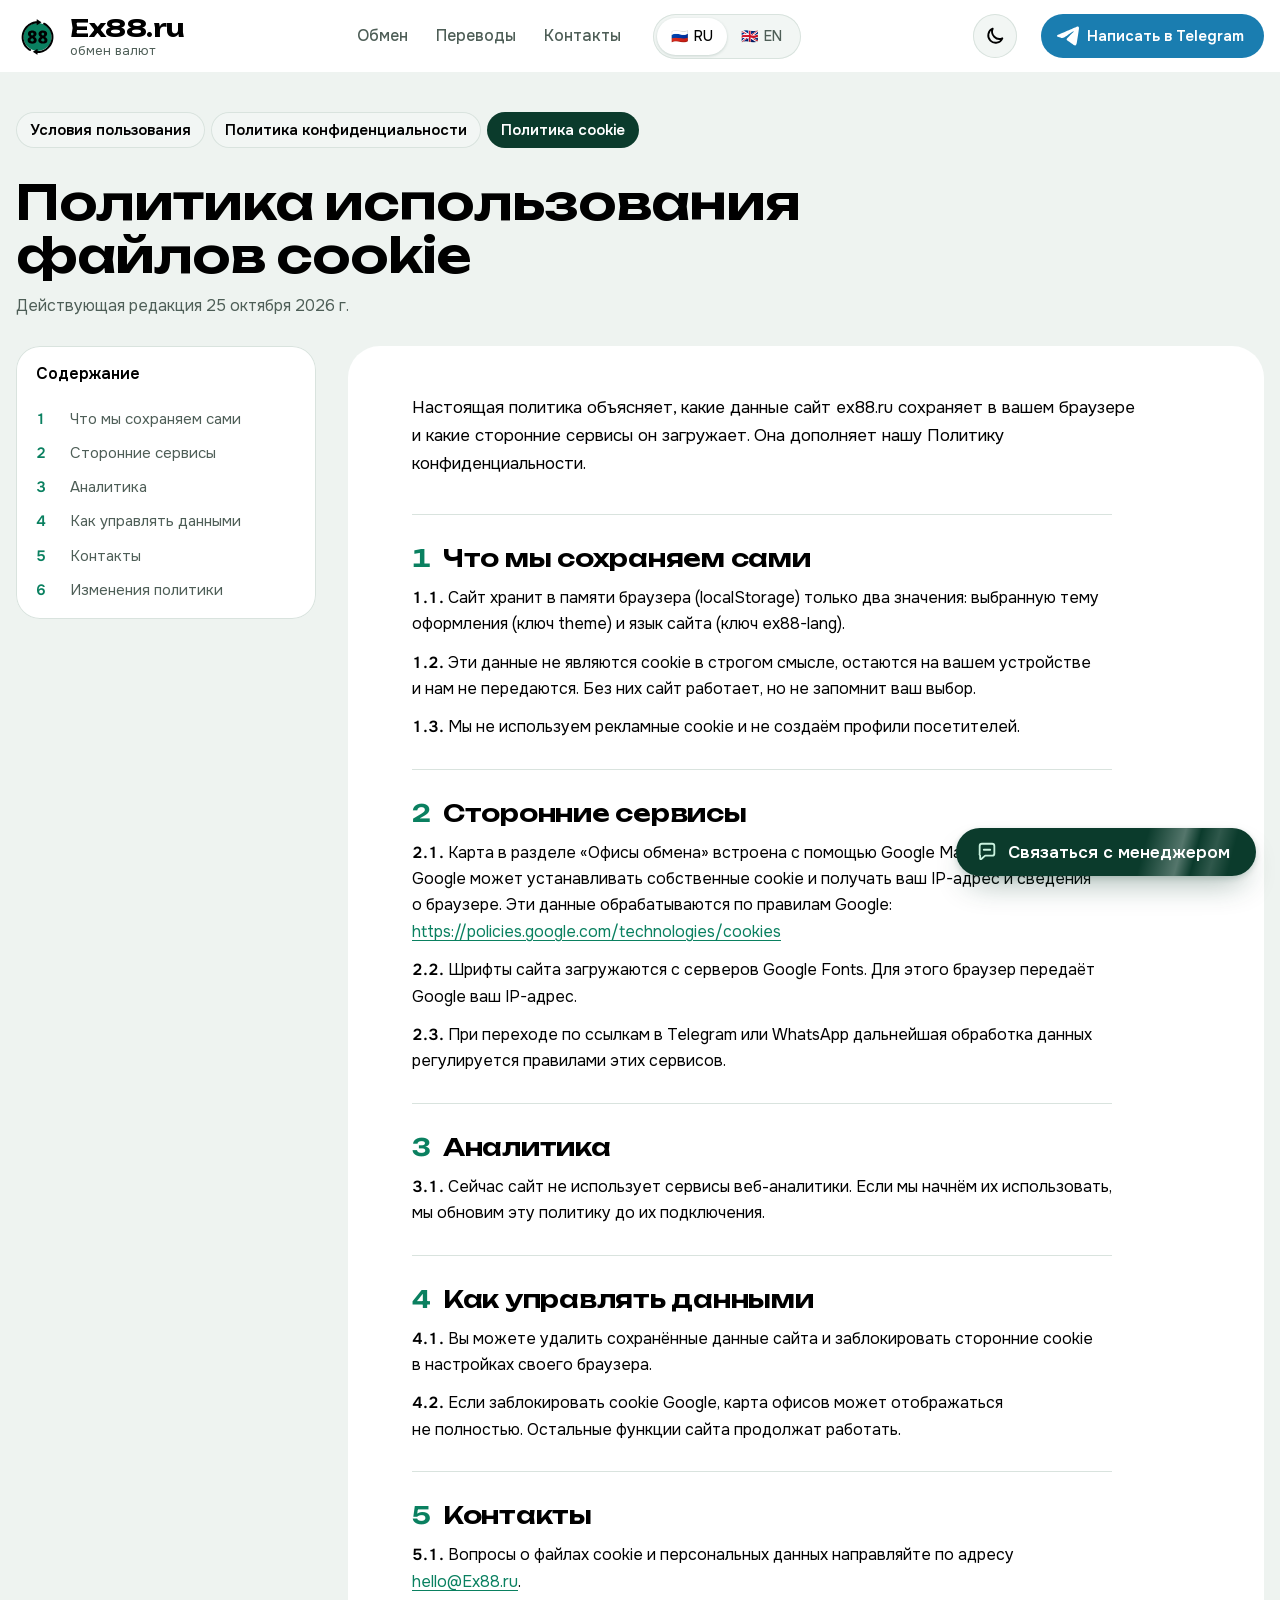
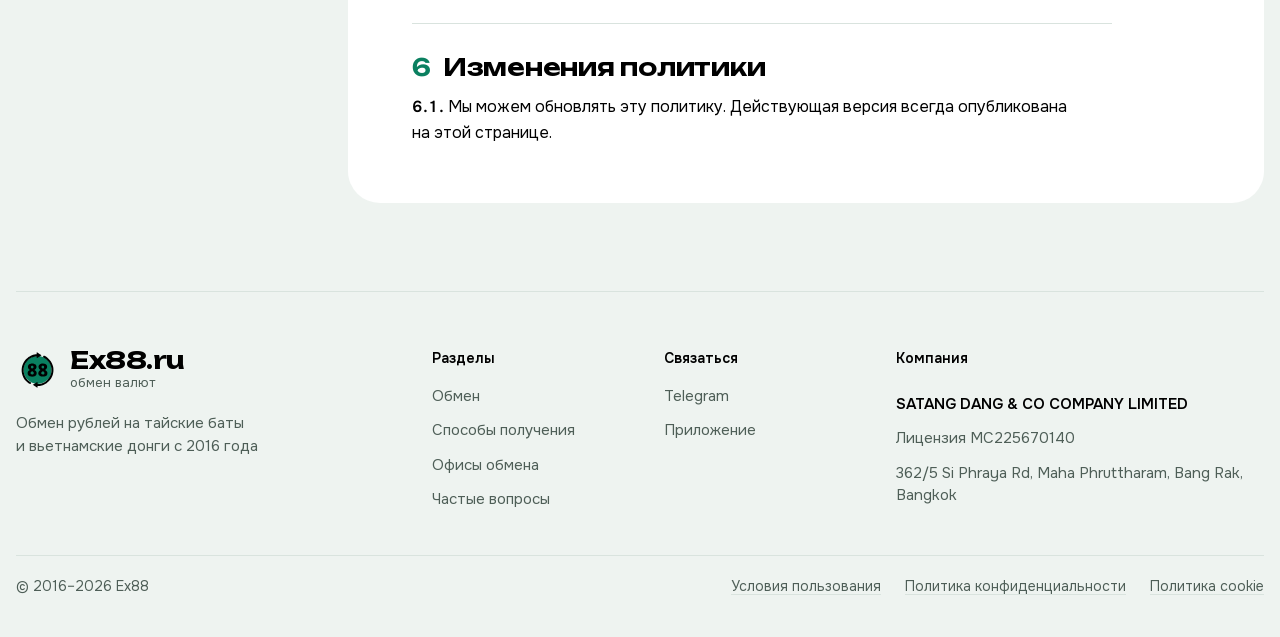
<file: cookies.html>
<!DOCTYPE html>
<html lang="ru" class="page-doc">
<head>
  <meta charset="UTF-8">
  <meta name="viewport" content="width=device-width, initial-scale=1.0">
  <title data-i18n="docCookiesTitle">Политика использования файлов cookie — Ex88.ru</title>
  <meta name="description" content="Политика использования файлов cookie сервиса обмена валют Ex88.ru, SATANG DANG &amp; CO COMPANY LIMITED." data-i18n-content="docCookiesDesc">
  <meta name="theme-color" content="#0B3B2C">
  <link rel="canonical" href="https://ex88.ru/cookies.html">

  <!-- Set the theme before the first paint so the page never flashes the wrong colours -->
  <script>
    (function () {
      var theme;
      try { theme = localStorage.getItem("theme"); } catch (e) {}
      if (theme !== "dark" && theme !== "light") {
        theme = window.matchMedia("(prefers-color-scheme: dark)").matches ? "dark" : "light";
      }
      document.documentElement.dataset.theme = theme;
    })();
  </script>

  <!-- Fonts for the first screen: Russian text plus the Latin subsets for digits and names,
       so nothing reflows when a late font arrives -->
  <link rel="preload" href="assets/fonts/unbounded-cyrillic.woff2" as="font" type="font/woff2" crossorigin>
  <link rel="preload" href="assets/fonts/onest-cyrillic.woff2" as="font" type="font/woff2" crossorigin>
  <link rel="preload" href="assets/fonts/unbounded-latin.woff2" as="font" type="font/woff2" crossorigin>
  <link rel="preload" href="assets/fonts/onest-latin.woff2" as="font" type="font/woff2" crossorigin>

  <link rel="icon" href="assets/img/favicon.svg" type="image/svg+xml">
  <link rel="alternate icon" href="assets/img/logo.webp" type="image/webp">
  <link rel="stylesheet" href="assets/reset.css">
  <link rel="stylesheet" href="assets/style.css">
</head>
<body>

  <!-- Logo mark, drawn once and reused in the header and footer -->
  <svg width="0" height="0" style="position:absolute" aria-hidden="true" focusable="false">
    <symbol id="logo-mark" viewBox="0 0 648 618">
      <circle class="logo__disc" cx="318" cy="323" r="206"/>
      <g transform="translate(0.000000,618.000000) scale(0.100000,-0.100000)" stroke="none">
        <g class="logo__arrows"><path d="M3059 5528 c-7 -13 -15 -74 -17 -139 l-4 -115 -132 -18 c-291 -39 -500 -99 -721 -206 -253 -124 -439 -255 -631 -445 -138 -137 -171 -174 -263 -300 -160 -216 -333 -574 -390 -805 -81 -330 -93 -710 -30 -1021 87 -438 327 -887 641 -1199 209 -208 486 -400 576 -400 105 0 175 120 122 207 -21 36 -28 41 -230 173 -199 130 -364 297 -505 515 -149 228 -262 502 -316 765 -22 104 -24 139 -23 375 0 202 4 281 18 355 115 629 536 1199 1096 1484 200 102 434 174 632 195 159 17 154 20 162 -102 9 -134 18 -172 39 -171 15 2 417 247 582 356 44 29 81 60 83 70 3 18 -104 92 -443 305 -248 157 -231 148 -246 121z"/><path d="M4064 5028 c-67 -53 -80 -85 -64 -163 13 -61 18 -66 176 -155 372 -211 663 -521 849 -903 74 -154 95 -210 135 -367 53 -210 73 -374 67 -555 -9 -282 -66 -516 -195 -804 -101 -226 -222 -407 -383 -576 -195 -203 -448 -378 -697 -482 -216 -89 -500 -148 -682 -141 l-85 3 -6 110 c-4 61 -7 125 -8 143 0 18 -6 32 -13 32 -15 0 -248 -130 -501 -280 -194 -115 -204 -127 -144 -166 34 -23 413 -255 557 -342 l85 -51 13 122 c8 67 16 124 18 126 1 2 45 7 96 12 320 31 466 58 651 120 211 71 501 228 652 353 103 85 123 103 233 214 225 226 327 373 477 685 83 173 122 278 158 427 50 205 61 299 61 540 1 249 -15 375 -75 598 -123 466 -406 911 -761 1199 -159 129 -267 201 -401 269 -123 61 -167 68 -213 32z"/></g>
        <g class="logo__digits"><path d="M2185 3876 c-92 -18 -166 -50 -240 -102 -70 -49 -110 -90 -120 -121 -3 -13 -10 -23 -15 -23 -22 0 -44 -108 -45 -220 0 -113 1 -116 38 -192 37 -77 113 -166 201 -236 22 -17 38 -33 35 -35 -2 -2 -48 -36 -103 -77 -154 -114 -209 -204 -223 -361 -13 -146 34 -276 133 -369 77 -73 110 -92 219 -128 143 -48 357 -67 467 -42 24 5 68 14 99 20 124 24 277 123 338 219 94 146 105 313 32 464 -29 61 -118 156 -201 217 -39 27 -70 57 -70 65 0 8 13 21 28 29 47 24 178 153 192 188 7 18 19 40 25 48 7 8 20 39 30 69 48 147 -4 344 -117 446 -54 49 -167 107 -253 131 -83 22 -355 28 -450 10z m325 -336 c57 -45 74 -82 74 -160 0 -54 -4 -72 -27 -108 -44 -68 -143 -130 -189 -118 -31 7 -122 88 -149 132 -41 66 -21 194 37 245 45 39 78 50 146 46 57 -4 73 -9 108 -37z m-43 -826 c103 -69 170 -178 157 -253 -22 -120 -118 -194 -251 -194 -82 1 -154 39 -200 107 -28 41 -33 57 -33 109 0 101 37 156 164 241 55 37 95 34 163 -10z"/><path d="M3790 3883 c-136 -21 -257 -78 -341 -162 -75 -76 -105 -133 -125 -240 -18 -94 -8 -153 46 -266 39 -81 71 -118 194 -222 57 -47 55 -58 -17 -95 -61 -31 -180 -159 -222 -239 -43 -83 -55 -174 -36 -285 32 -184 205 -345 419 -389 100 -21 413 -20 501 0 35 9 75 21 90 29 14 7 52 25 84 41 68 33 169 136 199 204 11 25 25 54 29 63 5 10 9 74 10 143 1 117 -1 129 -26 181 -37 76 -115 167 -188 220 -72 52 -107 83 -107 94 0 5 9 12 20 15 29 9 124 95 166 149 85 111 115 226 96 365 -36 258 -268 403 -637 400 -71 -1 -141 -3 -155 -6z m225 -314 c86 -24 144 -122 130 -218 -14 -90 -115 -191 -193 -191 -38 0 -108 39 -140 79 -40 50 -54 95 -50 160 4 81 30 120 102 156 55 27 90 31 151 14z m16 -849 c89 -46 168 -154 169 -231 0 -54 -27 -122 -63 -157 -104 -100 -324 -75 -400 47 -18 29 -22 49 -20 107 0 42 7 84 17 101 19 38 96 106 160 143 53 31 57 30 137 -10z"/></g>
      </g>
    </symbol>
  </svg>

  <header class="site-header" id="site-header">
    <div class="container header__inner">
      <a href="./" class="logo">
        <svg class="logo__mark" viewBox="0 0 648 618" aria-hidden="true" focusable="false"><use href="#logo-mark"/></svg>
        <span class="logo__text">
          <span class="logo__name" translate="no">Ex88.ru</span>
          <span class="logo__caption" data-i18n="caption">обмен валют</span>
        </span>
      </a>

      <div class="header__menu" id="nav">
        <nav class="nav" aria-label="Основная навигация" data-i18n-aria="navLabel">
          <a href="./#exchange" data-i18n="navExchange">Обмен</a>
          <a href="./#receive" data-i18n="navTransfers">Переводы</a>
          <a href="./#contacts" data-i18n="navContacts">Контакты</a>
        </nav>

        <div class="country-switch lang-switch" data-switch="language" role="group" aria-label="Язык сайта" data-i18n-aria="langGroup">
          <button type="button" class="country-switch__btn" data-lang="ru" lang="ru" aria-pressed="true"><span aria-hidden="true">🇷🇺</span> RU</button>
          <button type="button" class="country-switch__btn" data-lang="en" lang="en" aria-pressed="false"><span aria-hidden="true">🇬🇧</span> EN</button>
        </div>
      </div>

      <button type="button" class="theme-toggle" id="theme-toggle" aria-pressed="false" aria-label="Тёмная тема" data-i18n-aria="themeDark">
        <svg viewBox="0 0 24 24" fill="none" aria-hidden="true">
          <path class="theme-toggle__moon" d="M20 14.5A8 8 0 0 1 9.5 4a8 8 0 1 0 10.5 10.5Z" stroke="currentColor" stroke-width="2" stroke-linejoin="round"/>
          <g class="theme-toggle__sun" stroke="currentColor" stroke-width="2" stroke-linecap="round"><circle cx="12" cy="12" r="4"/><path d="M12 2.5v2M12 19.5v2M2.5 12h2M19.5 12h2M5.3 5.3l1.4 1.4M17.3 17.3l1.4 1.4M5.3 18.7l1.4-1.4M17.3 6.7l1.4-1.4"/></g>
        </svg>
      </button>

      <a href="#" class="header__tg" id="header-tg" aria-label="Написать в Telegram" data-i18n-aria="tgWrite">
        <svg viewBox="0 0 41 35" aria-hidden="true"><path fill-rule="evenodd" clip-rule="evenodd" fill="currentColor" d="M36.5839 31.4775C37.2853 29.2623 40.5721 7.18551 40.9784 2.83533C41.1011 1.51782 40.6964 0.642327 39.9038 0.251511C38.9453 -0.222929 37.5258 0.0142907 35.8791 0.625261C33.6205 1.46321 4.74607 14.0803 3.07781 14.8107C1.49579 15.5019 0 16.2562 0 17.3484C0 18.1164 0.442767 18.5482 1.66328 18.997C2.93354 19.4629 6.13241 20.4613 8.02122 20.9972C9.84038 21.5143 11.9116 21.0654 13.0724 20.3231C14.3029 19.5363 28.5029 9.75738 29.5228 8.90066C30.541 8.04394 31.3536 9.14129 30.5211 9.99972C29.6886 10.8564 19.9411 20.5927 18.6559 21.9409C17.0955 23.5776 18.2032 25.274 19.2496 25.9532C20.4452 26.728 29.0435 32.6636 30.3387 33.6159C31.6338 34.5682 32.9472 35 34.1495 35C35.3517 35 35.9852 33.3702 36.5839 31.4775Z"/></svg>
        <span class="header__tg-label" data-i18n="tgWrite">Написать в Telegram</span>
      </a>

      <button type="button" class="burger" id="burger" aria-label="Открыть меню" aria-expanded="false" aria-controls="nav">
        <span></span>
        <span></span>
        <span></span>
      </button>
    </div>
  </header>

  <main class="container doc-page">
    <nav class="doc-tabs" aria-label="Документы" data-i18n-aria="docTabs">
      <a href="terms.html" class="doc-tabs__tab" data-i18n="footerTerms">Условия пользования</a>
      <a href="privacy.html" class="doc-tabs__tab" data-i18n="footerPrivacy">Политика конфиденциальности</a>
      <a href="cookies.html" class="doc-tabs__tab" aria-current="page" data-i18n="footerCookies">Политика cookie</a>
    </nav>

    <div class="doc" data-lang-doc="ru" lang="ru">
      <header class="doc__head">
        <h1 class="doc__title">Политика использования файлов cookie</h1>
        <p class="doc__meta">Действующая редакция 25 октября 2026 г.</p>
      </header>
      <div class="doc__layout">
        <details class="doc__toc" open>
          <summary>Содержание</summary>
          <nav aria-label="Содержание">
            <ol>
              <li><a href="#ru-1"><span class="doc__toc-num">1</span>Что мы&nbsp;сохраняем сами</a></li>
              <li><a href="#ru-2"><span class="doc__toc-num">2</span>Сторонние сервисы</a></li>
              <li><a href="#ru-3"><span class="doc__toc-num">3</span>Аналитика</a></li>
              <li><a href="#ru-4"><span class="doc__toc-num">4</span>Как управлять данными</a></li>
              <li><a href="#ru-5"><span class="doc__toc-num">5</span>Контакты</a></li>
              <li><a href="#ru-6"><span class="doc__toc-num">6</span>Изменения политики</a></li>
            </ol>
          </nav>
        </details>
        <article class="doc__body">
        <div class="doc__intro">
          <p>Настоящая политика объясняет, какие данные сайт ex88.ru сохраняет в&nbsp;вашем браузере и&nbsp;какие сторонние сервисы он&nbsp;загружает. Она дополняет нашу Политику конфиденциальности.</p>
        </div>
        <section class="doc__section" id="ru-1">
          <h2><span class="doc__h-num">1</span>Что мы&nbsp;сохраняем сами</h2>
          <p><span class="doc__num">1.1.</span> Сайт хранит в&nbsp;памяти браузера (localStorage) только два значения: выбранную тему оформления (ключ theme) и&nbsp;язык сайта (ключ ex88-lang).</p>
          <p><span class="doc__num">1.2.</span> Эти данные не&nbsp;являются cookie в&nbsp;строгом смысле, остаются на&nbsp;вашем устройстве и&nbsp;нам не&nbsp;передаются. Без них сайт работает, но&nbsp;не&nbsp;запомнит ваш выбор.</p>
          <p><span class="doc__num">1.3.</span> Мы&nbsp;не&nbsp;используем рекламные cookie и&nbsp;не&nbsp;создаём профили посетителей.</p>
        </section>
        <section class="doc__section" id="ru-2">
          <h2><span class="doc__h-num">2</span>Сторонние сервисы</h2>
          <p><span class="doc__num">2.1.</span> Карта в&nbsp;разделе «Офисы обмена» встроена с&nbsp;помощью Google Maps. При её&nbsp;загрузке Google может устанавливать собственные cookie и&nbsp;получать ваш IP-адрес и&nbsp;сведения о&nbsp;браузере. Эти данные обрабатываются по&nbsp;правилам Google: <a href="https://policies.google.com/technologies/cookies">https://policies.google.com/technologies/cookies</a></p>
          <p><span class="doc__num">2.2.</span> Шрифты сайта загружаются с&nbsp;серверов Google Fonts. Для этого браузер передаёт Google ваш IP-адрес.</p>
          <p><span class="doc__num">2.3.</span> При переходе по&nbsp;ссылкам в&nbsp;Telegram или WhatsApp дальнейшая обработка данных регулируется правилами этих сервисов.</p>
        </section>
        <section class="doc__section" id="ru-3">
          <h2><span class="doc__h-num">3</span>Аналитика</h2>
          <p><span class="doc__num">3.1.</span> Сейчас сайт не&nbsp;использует сервисы веб-аналитики. Если мы&nbsp;начнём их&nbsp;использовать, мы&nbsp;обновим эту политику до&nbsp;их&nbsp;подключения.</p>
        </section>
        <section class="doc__section" id="ru-4">
          <h2><span class="doc__h-num">4</span>Как управлять данными</h2>
          <p><span class="doc__num">4.1.</span> Вы&nbsp;можете удалить сохранённые данные сайта и&nbsp;заблокировать сторонние cookie в&nbsp;настройках своего браузера.</p>
          <p><span class="doc__num">4.2.</span> Если заблокировать cookie Google, карта офисов может отображаться не&nbsp;полностью. Остальные функции сайта продолжат работать.</p>
        </section>
        <section class="doc__section" id="ru-5">
          <h2><span class="doc__h-num">5</span>Контакты</h2>
          <p><span class="doc__num">5.1.</span> Вопросы о&nbsp;файлах cookie и&nbsp;персональных данных направляйте по&nbsp;адресу <a href="mailto:hello@Ex88.ru">hello@Ex88.ru</a>.</p>
        </section>
        <section class="doc__section" id="ru-6">
          <h2><span class="doc__h-num">6</span>Изменения политики</h2>
          <p><span class="doc__num">6.1.</span> Мы&nbsp;можем обновлять эту политику. Действующая версия всегда опубликована на&nbsp;этой странице.</p>
        </section>
        </article>
      </div>
    </div>

    <div class="doc" data-lang-doc="en" lang="en" hidden>
      <header class="doc__head">
        <h1 class="doc__title">Cookie Policy</h1>
        <p class="doc__meta">Current version: October 25, 2026</p>
      </header>
      <div class="doc__layout">
        <details class="doc__toc" open>
          <summary>Contents</summary>
          <nav aria-label="Contents">
            <ol>
              <li><a href="#en-1"><span class="doc__toc-num">1</span>What we store ourselves</a></li>
              <li><a href="#en-2"><span class="doc__toc-num">2</span>Third-party services</a></li>
              <li><a href="#en-3"><span class="doc__toc-num">3</span>Analytics</a></li>
              <li><a href="#en-4"><span class="doc__toc-num">4</span>Managing your data</a></li>
              <li><a href="#en-5"><span class="doc__toc-num">5</span>Contact</a></li>
              <li><a href="#en-6"><span class="doc__toc-num">6</span>Changes to this policy</a></li>
            </ol>
          </nav>
        </details>
        <article class="doc__body">
        <div class="doc__intro">
          <p>This policy explains what the ex88.ru website stores in your browser and which third-party services it loads. It supplements our Privacy Policy.</p>
        </div>
        <section class="doc__section" id="en-1">
          <h2><span class="doc__h-num">1</span>What we store ourselves</h2>
          <p><span class="doc__num">1.1.</span> The website keeps only two values in your browser storage (localStorage): your chosen colour theme (key theme) and the site language (key ex88-lang).</p>
          <p><span class="doc__num">1.2.</span> These values are not cookies in the strict sense, stay on your device and are not sent to us. The website works without them but will not remember your choice.</p>
          <p><span class="doc__num">1.3.</span> We do not use advertising cookies and do not build visitor profiles.</p>
        </section>
        <section class="doc__section" id="en-2">
          <h2><span class="doc__h-num">2</span>Third-party services</h2>
          <p><span class="doc__num">2.1.</span> The map in the Exchange offices section is embedded with Google Maps. When it loads, Google may set its own cookies and receive your IP address and browser details. This data is processed under Google's rules: <a href="https://policies.google.com/technologies/cookies">https://policies.google.com/technologies/cookies</a></p>
          <p><span class="doc__num">2.2.</span> The website fonts are loaded from Google Fonts servers. To do this, your browser sends your IP address to Google.</p>
          <p><span class="doc__num">2.3.</span> When you follow a link to Telegram or WhatsApp, further processing of your data is governed by those services' rules.</p>
        </section>
        <section class="doc__section" id="en-3">
          <h2><span class="doc__h-num">3</span>Analytics</h2>
          <p><span class="doc__num">3.1.</span> The website does not currently use web analytics. If we start using analytics, we will update this policy before enabling it.</p>
        </section>
        <section class="doc__section" id="en-4">
          <h2><span class="doc__h-num">4</span>Managing your data</h2>
          <p><span class="doc__num">4.1.</span> You can delete stored site data and block third-party cookies in your browser settings.</p>
          <p><span class="doc__num">4.2.</span> If you block Google cookies, the office map may not display fully. All other features of the website will keep working.</p>
        </section>
        <section class="doc__section" id="en-5">
          <h2><span class="doc__h-num">5</span>Contact</h2>
          <p><span class="doc__num">5.1.</span> Send questions about cookies and personal data to <a href="mailto:hello@Ex88.ru">hello@Ex88.ru</a>.</p>
        </section>
        <section class="doc__section" id="en-6">
          <h2><span class="doc__h-num">6</span>Changes to this policy</h2>
          <p><span class="doc__num">6.1.</span> We may update this policy. The current version is always published on this page.</p>
        </section>
        </article>
      </div>
    </div>
  </main>

  <footer class="site-footer">
    <div class="container">
      <div class="footer__grid">
        <div class="footer__brand">
          <a href="./" class="logo">
            <svg class="logo__mark" viewBox="0 0 648 618" aria-hidden="true" focusable="false"><use href="#logo-mark"/></svg>
            <span class="logo__text">
              <span class="logo__name" translate="no">Ex88.ru</span>
              <span class="logo__caption" data-i18n="caption">обмен валют</span>
            </span>
          </a>
          <p class="footer__about" data-i18n="footerAbout">Обмен рублей на&nbsp;тайские баты и&nbsp;вьетнамские донги с&nbsp;2016 года</p>
        </div>

        <nav class="footer__col" aria-labelledby="footer-nav-title">
          <h2 class="footer__heading" id="footer-nav-title" data-i18n="footerNav">Разделы</h2>
          <ul class="footer__links">
            <li><a href="./#exchange" data-i18n="navExchange">Обмен</a></li>
            <li><a href="./#receive" data-i18n="receiveTitle">Способы получения</a></li>
            <li><a href="./#offices" data-i18n="officesTitle">Офисы обмена</a></li>
            <li><a href="./#faq" data-i18n="faqTitle">Частые вопросы</a></li>
          </ul>
        </nav>

        <div class="footer__col">
          <h2 class="footer__heading" data-i18n="footerContact">Связаться</h2>
          <ul class="footer__links">
            <li><a href="#" id="footer-tg">Telegram</a></li>
            <li><a href="#" id="footer-wa">WhatsApp</a></li>
            <li><a href="#" id="footer-app" data-i18n="footerApp">Приложение</a></li>
          </ul>
        </div>

        <div class="footer__col footer__legal">
          <h2 class="footer__heading" data-i18n="footerCompany">Компания</h2>
          <p class="footer__company" translate="no">SATANG DANG &amp; CO COMPANY LIMITED</p>
          <p><span data-i18n="footerLicense">Лицензия</span> <span translate="no">MC225670140</span></p>
          <address translate="no">362/5 Si Phraya Rd, Maha Phruttharam, Bang Rak, Bangkok</address>
        </div>
      </div>

      <div class="footer__bottom">
        <p>© 2016–<span id="footer-year">2026</span> Ex88</p>
        <ul class="footer__docs">
          <li><a href="terms.html" data-i18n="footerTerms">Условия пользования</a></li>
          <li><a href="privacy.html" data-i18n="footerPrivacy">Политика конфиденциальности</a></li>
          <li><a href="cookies.html" data-i18n="footerCookies">Политика cookie</a></li>
        </ul>
      </div>
    </div>
  </footer>

  <div class="fab" id="fab">
    <button type="button" class="fab__toggle" id="fab-toggle" aria-expanded="false" aria-controls="fab-list">
      <svg class="fab__icon-chat" viewBox="0 0 24 24" fill="none" aria-hidden="true"><path d="M4 5.5A2.5 2.5 0 0 1 6.5 3h11A2.5 2.5 0 0 1 20 5.5v8a2.5 2.5 0 0 1-2.5 2.5H10l-4.2 3.6c-.5.4-1.3.1-1.3-.6V16A2.5 2.5 0 0 1 4 13.5v-8Z" stroke="currentColor" stroke-width="2" stroke-linejoin="round"/><path d="M8.5 9.5h7" stroke="currentColor" stroke-width="2" stroke-linecap="round"/></svg>
      <svg class="fab__icon-close" viewBox="0 0 24 24" fill="none" aria-hidden="true"><path d="M6 6l12 12M18 6 6 18" stroke="currentColor" stroke-width="2.2" stroke-linecap="round"/></svg>
      <span class="fab__label" data-i18n="fabLabel">Связаться с&nbsp;менеджером</span>
      <span class="fab__label-short" data-i18n="fabLabelShort">Менеджер</span>
    </button>
    <ul class="fab__list" id="fab-list" hidden>
      <li>
        <a href="#" class="fab__link fab__link--wa" id="fab-wa">
          <svg viewBox="0 0 64 64" aria-hidden="true"><path fill="currentColor" fill-rule="evenodd" d="M54.47 9.47A31.3 31.3 0 0 0 32.22.25 31.5 31.5 0 0 0 4.96 47.42L.5 63.72l16.67-4.37a31.5 31.5 0 0 0 15.03 3.83h.02a31.5 31.5 0 0 0 31.45-31.46c0-8.4-3.27-16.3-9.2-22.25M19.44 32.85c-.39-.52-3.2-4.26-3.2-8.12 0-3.87 2.03-5.77 2.75-6.56a3 3 0 0 1 2.1-.98q.8 0 1.5.02c.48.03 1.13-.18 1.77 1.35.65 1.58 2.22 5.45 2.42 5.84.2.4.33.85.06 1.37-.26.53-.39.86-.78 1.32-.4.45-.83 1.02-1.18 1.37-.4.4-.8.82-.34 1.6.45.8 2.03 3.37 4.37 5.45 3 2.68 5.53 3.5 6.32 3.9.78.4 1.24.33 1.7-.2.46-.52 1.96-2.29 2.49-3.08.52-.78 1.05-.65 1.77-.39s4.58 2.16 5.37 2.56c.78.39 1.3.59 1.5.91s.2 1.9-.46 3.74c-.65 1.84-3.8 3.51-5.3 3.74-1.36.2-3.07.29-4.95-.31a48 48 0 0 1-4.48-1.66c-7.88-3.4-13.03-11.34-13.43-11.87"/></svg>
          WhatsApp
        </a>
      </li>
      <li>
        <a href="#" class="fab__link fab__link--tg" id="fab-tg">
          <svg viewBox="0 0 41 35" aria-hidden="true"><path fill-rule="evenodd" clip-rule="evenodd" fill="currentColor" d="M36.5839 31.4775C37.2853 29.2623 40.5721 7.18551 40.9784 2.83533C41.1011 1.51782 40.6964 0.642327 39.9038 0.251511C38.9453 -0.222929 37.5258 0.0142907 35.8791 0.625261C33.6205 1.46321 4.74607 14.0803 3.07781 14.8107C1.49579 15.5019 0 16.2562 0 17.3484C0 18.1164 0.442767 18.5482 1.66328 18.997C2.93354 19.4629 6.13241 20.4613 8.02122 20.9972C9.84038 21.5143 11.9116 21.0654 13.0724 20.3231C14.3029 19.5363 28.5029 9.75738 29.5228 8.90066C30.541 8.04394 31.3536 9.14129 30.5211 9.99972C29.6886 10.8564 19.9411 20.5927 18.6559 21.9409C17.0955 23.5776 18.2032 25.274 19.2496 25.9532C20.4452 26.728 29.0435 32.6636 30.3387 33.6159C31.6338 34.5682 32.9472 35 34.1495 35C35.3517 35 35.9852 33.3702 36.5839 31.4775Z"/></svg>
          Telegram
        </a>
      </li>
    </ul>
  </div>


  <script src="assets/js/main.js" defer></script>
</body>
</html>
</file>
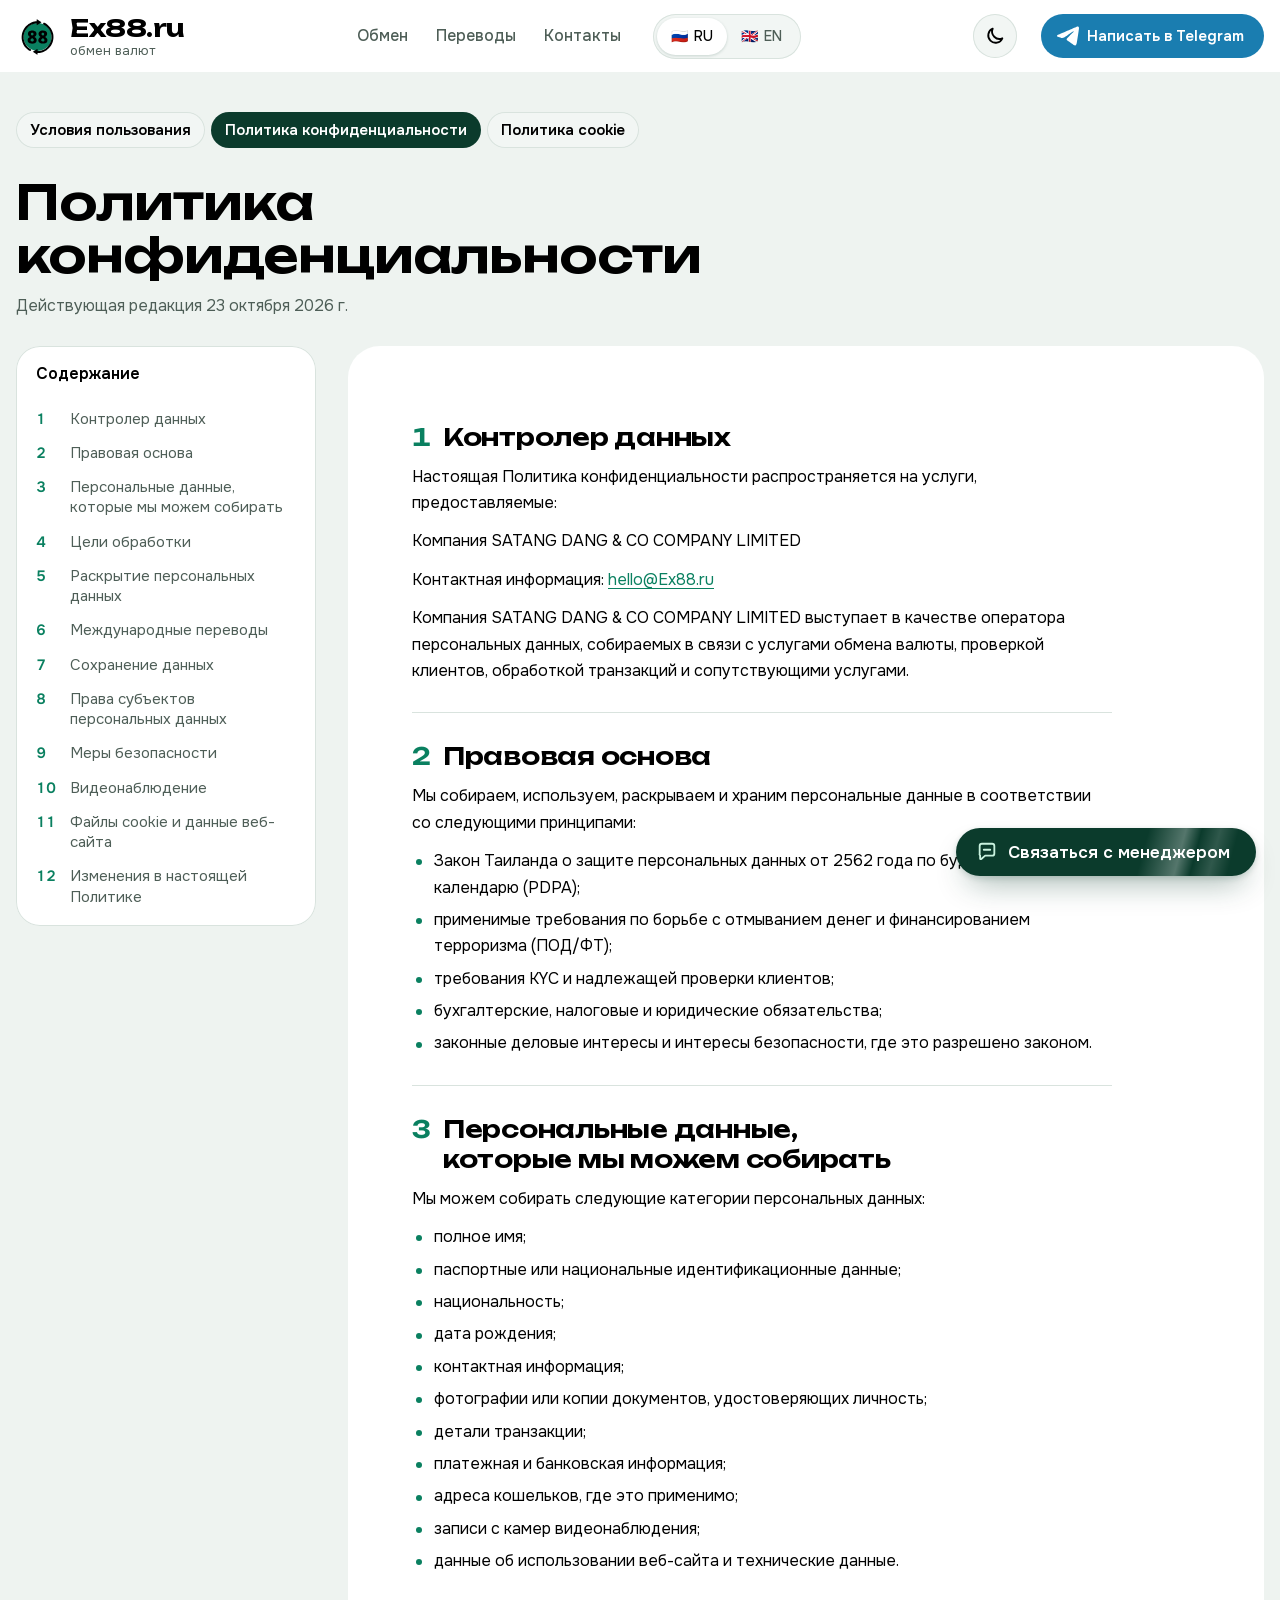
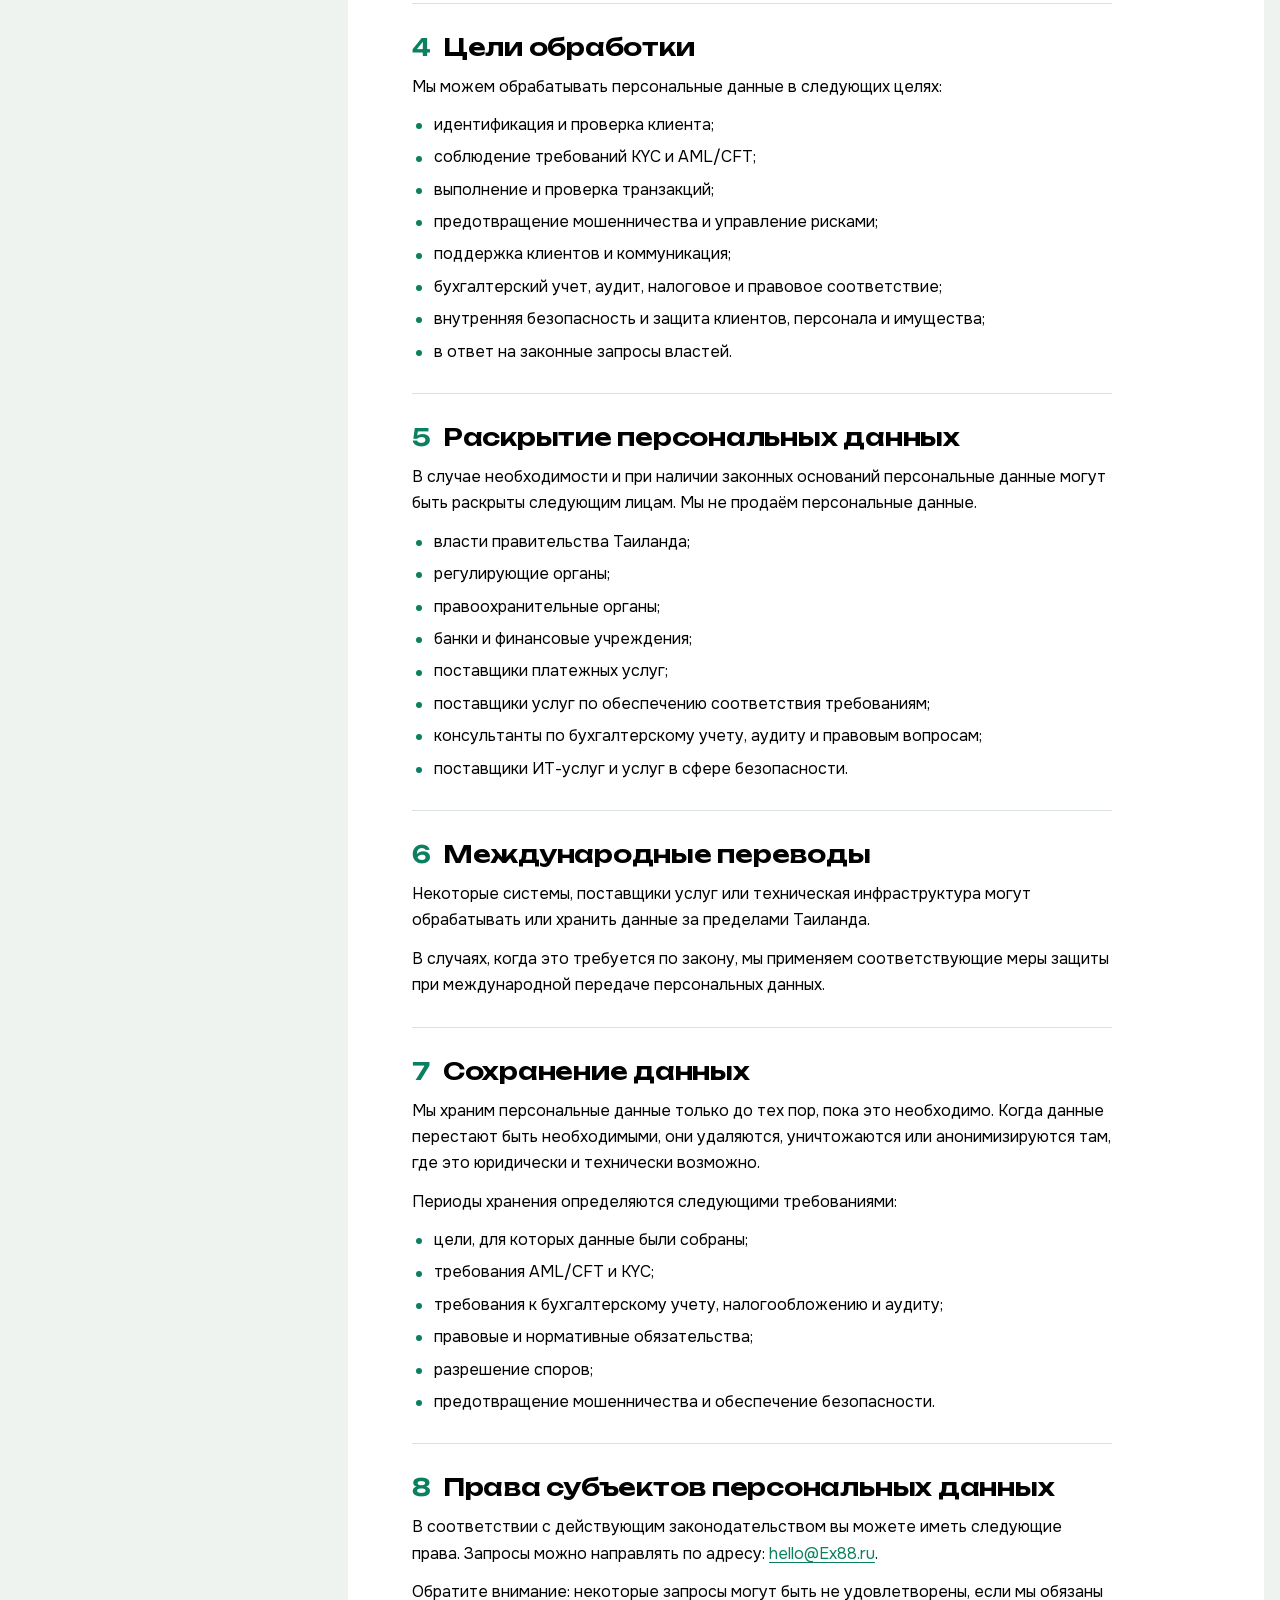
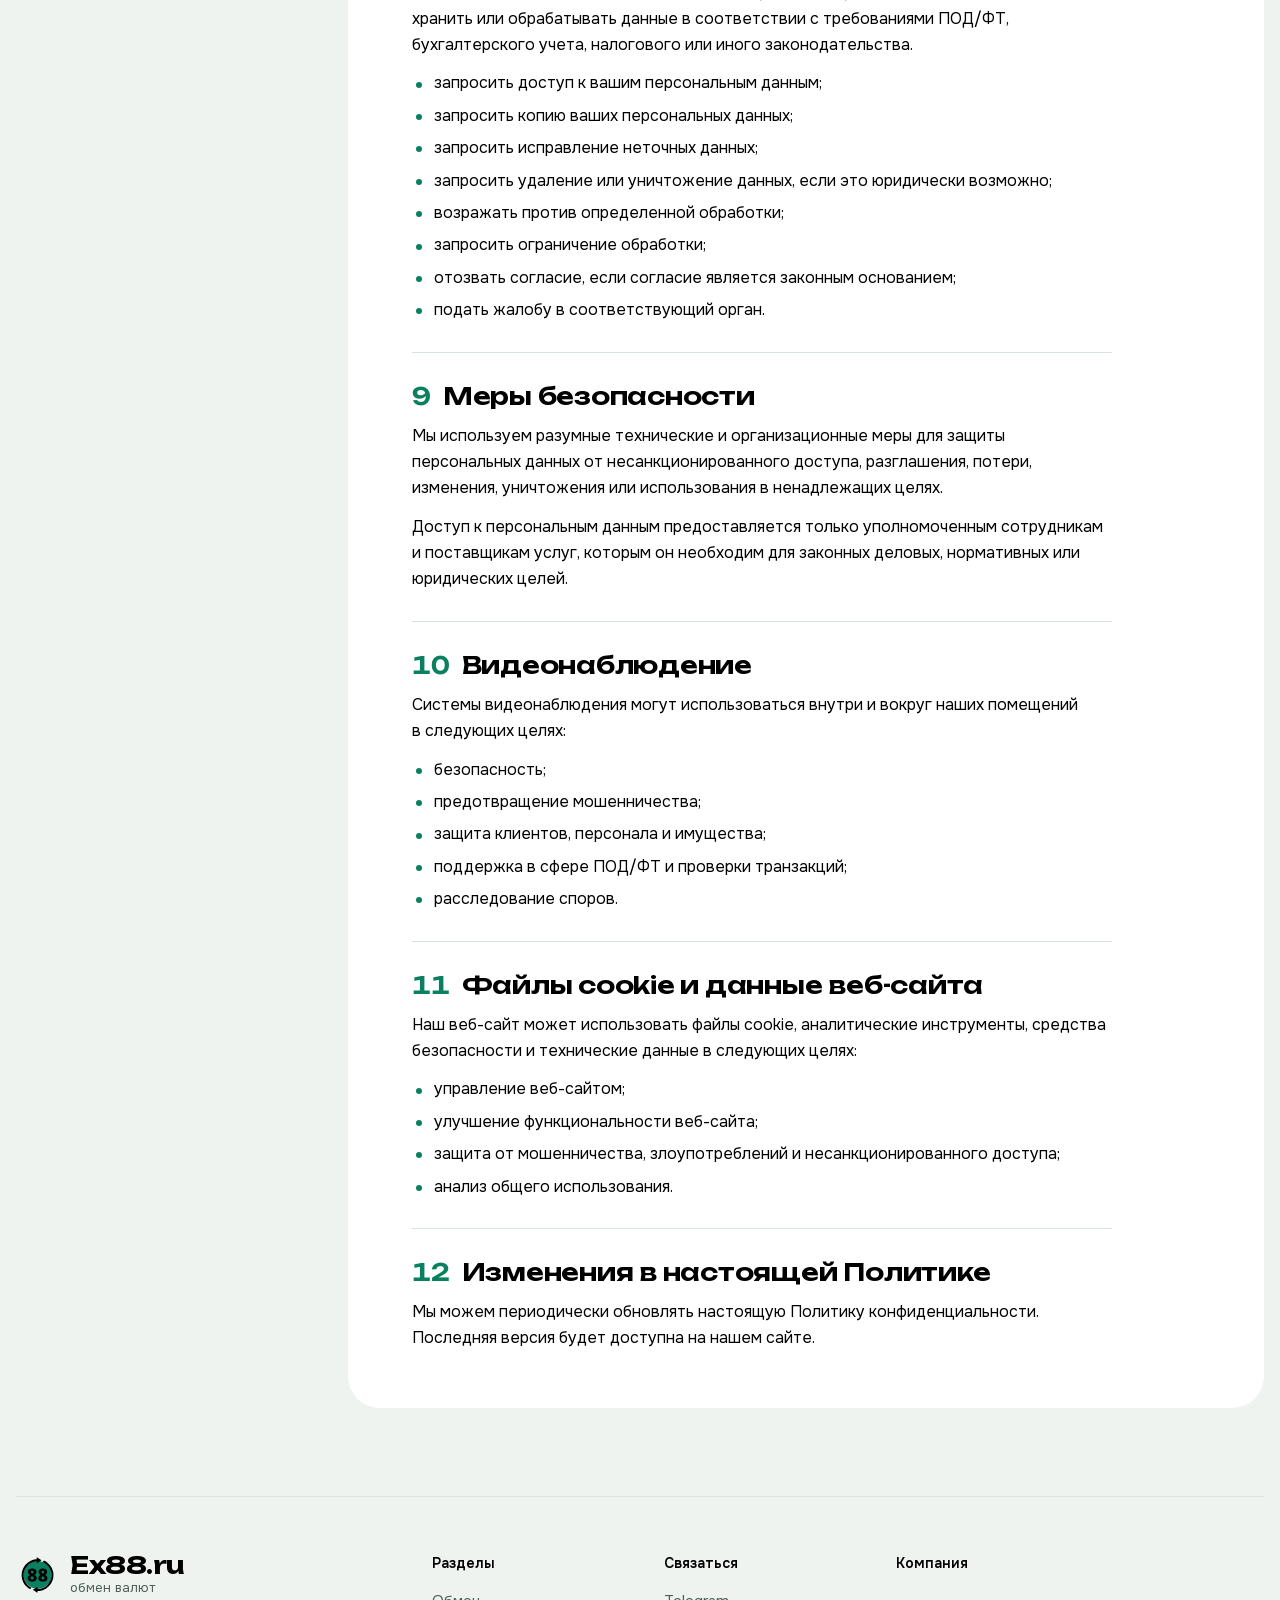
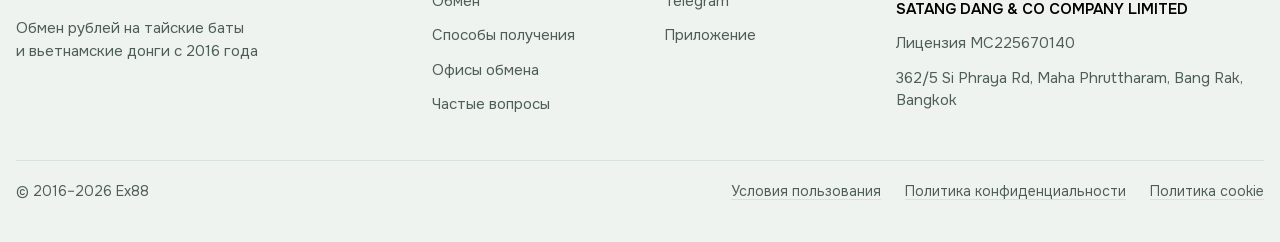
<file: privacy.html>
<!DOCTYPE html>
<html lang="ru" class="page-doc">
<head>
  <meta charset="UTF-8">
  <meta name="viewport" content="width=device-width, initial-scale=1.0">
  <title data-i18n="docPrivacyTitle">Политика конфиденциальности — Ex88.ru</title>
  <meta name="description" content="Политика конфиденциальности сервиса обмена валют Ex88.ru, SATANG DANG &amp; CO COMPANY LIMITED." data-i18n-content="docPrivacyDesc">
  <meta name="theme-color" content="#0B3B2C">
  <link rel="canonical" href="https://ex88.ru/privacy.html">

  <!-- Set the theme before the first paint so the page never flashes the wrong colours -->
  <script>
    (function () {
      var theme;
      try { theme = localStorage.getItem("theme"); } catch (e) {}
      if (theme !== "dark" && theme !== "light") {
        theme = window.matchMedia("(prefers-color-scheme: dark)").matches ? "dark" : "light";
      }
      document.documentElement.dataset.theme = theme;
    })();
  </script>

  <!-- Fonts for the first screen: Russian text plus the Latin subsets for digits and names,
       so nothing reflows when a late font arrives -->
  <link rel="preload" href="assets/fonts/unbounded-cyrillic.woff2" as="font" type="font/woff2" crossorigin>
  <link rel="preload" href="assets/fonts/onest-cyrillic.woff2" as="font" type="font/woff2" crossorigin>
  <link rel="preload" href="assets/fonts/unbounded-latin.woff2" as="font" type="font/woff2" crossorigin>
  <link rel="preload" href="assets/fonts/onest-latin.woff2" as="font" type="font/woff2" crossorigin>

  <link rel="icon" href="assets/img/favicon.svg" type="image/svg+xml">
  <link rel="alternate icon" href="assets/img/logo.webp" type="image/webp">
  <link rel="stylesheet" href="assets/reset.css">
  <link rel="stylesheet" href="assets/style.css">
</head>
<body>

  <!-- Logo mark, drawn once and reused in the header and footer -->
  <svg width="0" height="0" style="position:absolute" aria-hidden="true" focusable="false">
    <symbol id="logo-mark" viewBox="0 0 648 618">
      <circle class="logo__disc" cx="318" cy="323" r="206"/>
      <g transform="translate(0.000000,618.000000) scale(0.100000,-0.100000)" stroke="none">
        <g class="logo__arrows"><path d="M3059 5528 c-7 -13 -15 -74 -17 -139 l-4 -115 -132 -18 c-291 -39 -500 -99 -721 -206 -253 -124 -439 -255 -631 -445 -138 -137 -171 -174 -263 -300 -160 -216 -333 -574 -390 -805 -81 -330 -93 -710 -30 -1021 87 -438 327 -887 641 -1199 209 -208 486 -400 576 -400 105 0 175 120 122 207 -21 36 -28 41 -230 173 -199 130 -364 297 -505 515 -149 228 -262 502 -316 765 -22 104 -24 139 -23 375 0 202 4 281 18 355 115 629 536 1199 1096 1484 200 102 434 174 632 195 159 17 154 20 162 -102 9 -134 18 -172 39 -171 15 2 417 247 582 356 44 29 81 60 83 70 3 18 -104 92 -443 305 -248 157 -231 148 -246 121z"/><path d="M4064 5028 c-67 -53 -80 -85 -64 -163 13 -61 18 -66 176 -155 372 -211 663 -521 849 -903 74 -154 95 -210 135 -367 53 -210 73 -374 67 -555 -9 -282 -66 -516 -195 -804 -101 -226 -222 -407 -383 -576 -195 -203 -448 -378 -697 -482 -216 -89 -500 -148 -682 -141 l-85 3 -6 110 c-4 61 -7 125 -8 143 0 18 -6 32 -13 32 -15 0 -248 -130 -501 -280 -194 -115 -204 -127 -144 -166 34 -23 413 -255 557 -342 l85 -51 13 122 c8 67 16 124 18 126 1 2 45 7 96 12 320 31 466 58 651 120 211 71 501 228 652 353 103 85 123 103 233 214 225 226 327 373 477 685 83 173 122 278 158 427 50 205 61 299 61 540 1 249 -15 375 -75 598 -123 466 -406 911 -761 1199 -159 129 -267 201 -401 269 -123 61 -167 68 -213 32z"/></g>
        <g class="logo__digits"><path d="M2185 3876 c-92 -18 -166 -50 -240 -102 -70 -49 -110 -90 -120 -121 -3 -13 -10 -23 -15 -23 -22 0 -44 -108 -45 -220 0 -113 1 -116 38 -192 37 -77 113 -166 201 -236 22 -17 38 -33 35 -35 -2 -2 -48 -36 -103 -77 -154 -114 -209 -204 -223 -361 -13 -146 34 -276 133 -369 77 -73 110 -92 219 -128 143 -48 357 -67 467 -42 24 5 68 14 99 20 124 24 277 123 338 219 94 146 105 313 32 464 -29 61 -118 156 -201 217 -39 27 -70 57 -70 65 0 8 13 21 28 29 47 24 178 153 192 188 7 18 19 40 25 48 7 8 20 39 30 69 48 147 -4 344 -117 446 -54 49 -167 107 -253 131 -83 22 -355 28 -450 10z m325 -336 c57 -45 74 -82 74 -160 0 -54 -4 -72 -27 -108 -44 -68 -143 -130 -189 -118 -31 7 -122 88 -149 132 -41 66 -21 194 37 245 45 39 78 50 146 46 57 -4 73 -9 108 -37z m-43 -826 c103 -69 170 -178 157 -253 -22 -120 -118 -194 -251 -194 -82 1 -154 39 -200 107 -28 41 -33 57 -33 109 0 101 37 156 164 241 55 37 95 34 163 -10z"/><path d="M3790 3883 c-136 -21 -257 -78 -341 -162 -75 -76 -105 -133 -125 -240 -18 -94 -8 -153 46 -266 39 -81 71 -118 194 -222 57 -47 55 -58 -17 -95 -61 -31 -180 -159 -222 -239 -43 -83 -55 -174 -36 -285 32 -184 205 -345 419 -389 100 -21 413 -20 501 0 35 9 75 21 90 29 14 7 52 25 84 41 68 33 169 136 199 204 11 25 25 54 29 63 5 10 9 74 10 143 1 117 -1 129 -26 181 -37 76 -115 167 -188 220 -72 52 -107 83 -107 94 0 5 9 12 20 15 29 9 124 95 166 149 85 111 115 226 96 365 -36 258 -268 403 -637 400 -71 -1 -141 -3 -155 -6z m225 -314 c86 -24 144 -122 130 -218 -14 -90 -115 -191 -193 -191 -38 0 -108 39 -140 79 -40 50 -54 95 -50 160 4 81 30 120 102 156 55 27 90 31 151 14z m16 -849 c89 -46 168 -154 169 -231 0 -54 -27 -122 -63 -157 -104 -100 -324 -75 -400 47 -18 29 -22 49 -20 107 0 42 7 84 17 101 19 38 96 106 160 143 53 31 57 30 137 -10z"/></g>
      </g>
    </symbol>
  </svg>

  <header class="site-header" id="site-header">
    <div class="container header__inner">
      <a href="./" class="logo">
        <svg class="logo__mark" viewBox="0 0 648 618" aria-hidden="true" focusable="false"><use href="#logo-mark"/></svg>
        <span class="logo__text">
          <span class="logo__name" translate="no">Ex88.ru</span>
          <span class="logo__caption" data-i18n="caption">обмен валют</span>
        </span>
      </a>

      <div class="header__menu" id="nav">
        <nav class="nav" aria-label="Основная навигация" data-i18n-aria="navLabel">
          <a href="./#exchange" data-i18n="navExchange">Обмен</a>
          <a href="./#receive" data-i18n="navTransfers">Переводы</a>
          <a href="./#contacts" data-i18n="navContacts">Контакты</a>
        </nav>

        <div class="country-switch lang-switch" data-switch="language" role="group" aria-label="Язык сайта" data-i18n-aria="langGroup">
          <button type="button" class="country-switch__btn" data-lang="ru" lang="ru" aria-pressed="true"><span aria-hidden="true">🇷🇺</span> RU</button>
          <button type="button" class="country-switch__btn" data-lang="en" lang="en" aria-pressed="false"><span aria-hidden="true">🇬🇧</span> EN</button>
        </div>
      </div>

      <button type="button" class="theme-toggle" id="theme-toggle" aria-pressed="false" aria-label="Тёмная тема" data-i18n-aria="themeDark">
        <svg viewBox="0 0 24 24" fill="none" aria-hidden="true">
          <path class="theme-toggle__moon" d="M20 14.5A8 8 0 0 1 9.5 4a8 8 0 1 0 10.5 10.5Z" stroke="currentColor" stroke-width="2" stroke-linejoin="round"/>
          <g class="theme-toggle__sun" stroke="currentColor" stroke-width="2" stroke-linecap="round"><circle cx="12" cy="12" r="4"/><path d="M12 2.5v2M12 19.5v2M2.5 12h2M19.5 12h2M5.3 5.3l1.4 1.4M17.3 17.3l1.4 1.4M5.3 18.7l1.4-1.4M17.3 6.7l1.4-1.4"/></g>
        </svg>
      </button>

      <a href="#" class="header__tg" id="header-tg" aria-label="Написать в Telegram" data-i18n-aria="tgWrite">
        <svg viewBox="0 0 41 35" aria-hidden="true"><path fill-rule="evenodd" clip-rule="evenodd" fill="currentColor" d="M36.5839 31.4775C37.2853 29.2623 40.5721 7.18551 40.9784 2.83533C41.1011 1.51782 40.6964 0.642327 39.9038 0.251511C38.9453 -0.222929 37.5258 0.0142907 35.8791 0.625261C33.6205 1.46321 4.74607 14.0803 3.07781 14.8107C1.49579 15.5019 0 16.2562 0 17.3484C0 18.1164 0.442767 18.5482 1.66328 18.997C2.93354 19.4629 6.13241 20.4613 8.02122 20.9972C9.84038 21.5143 11.9116 21.0654 13.0724 20.3231C14.3029 19.5363 28.5029 9.75738 29.5228 8.90066C30.541 8.04394 31.3536 9.14129 30.5211 9.99972C29.6886 10.8564 19.9411 20.5927 18.6559 21.9409C17.0955 23.5776 18.2032 25.274 19.2496 25.9532C20.4452 26.728 29.0435 32.6636 30.3387 33.6159C31.6338 34.5682 32.9472 35 34.1495 35C35.3517 35 35.9852 33.3702 36.5839 31.4775Z"/></svg>
        <span class="header__tg-label" data-i18n="tgWrite">Написать в Telegram</span>
      </a>

      <button type="button" class="burger" id="burger" aria-label="Открыть меню" aria-expanded="false" aria-controls="nav">
        <span></span>
        <span></span>
        <span></span>
      </button>
    </div>
  </header>

  <main class="container doc-page">
    <nav class="doc-tabs" aria-label="Документы" data-i18n-aria="docTabs">
      <a href="terms.html" class="doc-tabs__tab" data-i18n="footerTerms">Условия пользования</a>
      <a href="privacy.html" class="doc-tabs__tab" aria-current="page" data-i18n="footerPrivacy">Политика конфиденциальности</a>
      <a href="cookies.html" class="doc-tabs__tab" data-i18n="footerCookies">Политика cookie</a>
    </nav>

    <div class="doc" data-lang-doc="ru" lang="ru">
      <header class="doc__head">
        <h1 class="doc__title">Политика конфиденциальности</h1>
        <p class="doc__meta">Действующая редакция 23 октября 2026 г.</p>
      </header>
      <div class="doc__layout">
        <details class="doc__toc" open>
          <summary>Содержание</summary>
          <nav aria-label="Содержание">
            <ol>
              <li><a href="#ru-1"><span class="doc__toc-num">1</span>Контролер данных</a></li>
              <li><a href="#ru-2"><span class="doc__toc-num">2</span>Правовая основа</a></li>
              <li><a href="#ru-3"><span class="doc__toc-num">3</span>Персональные данные, которые мы&nbsp;можем собирать</a></li>
              <li><a href="#ru-4"><span class="doc__toc-num">4</span>Цели обработки</a></li>
              <li><a href="#ru-5"><span class="doc__toc-num">5</span>Раскрытие персональных данных</a></li>
              <li><a href="#ru-6"><span class="doc__toc-num">6</span>Международные переводы</a></li>
              <li><a href="#ru-7"><span class="doc__toc-num">7</span>Сохранение данных</a></li>
              <li><a href="#ru-8"><span class="doc__toc-num">8</span>Права субъектов персональных данных</a></li>
              <li><a href="#ru-9"><span class="doc__toc-num">9</span>Меры безопасности</a></li>
              <li><a href="#ru-10"><span class="doc__toc-num">10</span>Видеонаблюдение</a></li>
              <li><a href="#ru-11"><span class="doc__toc-num">11</span>Файлы cookie и&nbsp;данные веб-сайта</a></li>
              <li><a href="#ru-12"><span class="doc__toc-num">12</span>Изменения в&nbsp;настоящей Политике</a></li>
            </ol>
          </nav>
        </details>
        <article class="doc__body">
        <section class="doc__section" id="ru-1">
          <h2><span class="doc__h-num">1</span>Контролер данных</h2>
          <p>Настоящая Политика конфиденциальности распространяется на&nbsp;услуги, предоставляемые:</p>
          <p>Компания SATANG DANG &amp; CO COMPANY LIMITED</p>
          <p>Контактная информация: <a href="mailto:hello@Ex88.ru">hello@Ex88.ru</a></p>
          <p>Компания SATANG DANG &amp; CO COMPANY LIMITED выступает в&nbsp;качестве оператора персональных данных, собираемых в&nbsp;связи с&nbsp;услугами обмена валюты, проверкой клиентов, обработкой транзакций и&nbsp;сопутствующими услугами.</p>
        </section>
        <section class="doc__section" id="ru-2">
          <h2><span class="doc__h-num">2</span>Правовая основа</h2>
          <p>Мы&nbsp;собираем, используем, раскрываем и&nbsp;храним персональные данные в&nbsp;соответствии со&nbsp;следующими принципами:</p>
          <ul><li>Закон Таиланда о&nbsp;защите персональных данных от&nbsp;2562 года по&nbsp;буддийскому календарю (PDPA);</li><li>применимые требования по&nbsp;борьбе с&nbsp;отмыванием денег и&nbsp;финансированием терроризма (ПОД/ФТ);</li><li>требования KYC и&nbsp;надлежащей проверки клиентов;</li><li>бухгалтерские, налоговые и&nbsp;юридические обязательства;</li><li>законные деловые интересы и&nbsp;интересы безопасности, где это разрешено законом.</li></ul>
        </section>
        <section class="doc__section" id="ru-3">
          <h2><span class="doc__h-num">3</span>Персональные данные, которые мы&nbsp;можем собирать</h2>
          <p>Мы&nbsp;можем собирать следующие категории персональных данных:</p>
          <ul><li>полное имя;</li><li>паспортные или национальные идентификационные данные;</li><li>национальность;</li><li>дата рождения;</li><li>контактная информация;</li><li>фотографии или копии документов, удостоверяющих личность;</li><li>детали транзакции;</li><li>платежная и&nbsp;банковская информация;</li><li>адреса кошельков, где это применимо;</li><li>записи с&nbsp;камер видеонаблюдения;</li><li>данные об&nbsp;использовании веб-сайта и&nbsp;технические данные.</li></ul>
        </section>
        <section class="doc__section" id="ru-4">
          <h2><span class="doc__h-num">4</span>Цели обработки</h2>
          <p>Мы&nbsp;можем обрабатывать персональные данные в&nbsp;следующих целях:</p>
          <ul><li>идентификация и&nbsp;проверка клиента;</li><li>соблюдение требований KYC и&nbsp;AML/CFT;</li><li>выполнение и&nbsp;проверка транзакций;</li><li>предотвращение мошенничества и&nbsp;управление рисками;</li><li>поддержка клиентов и&nbsp;коммуникация;</li><li>бухгалтерский учет, аудит, налоговое и&nbsp;правовое соответствие;</li><li>внутренняя безопасность и&nbsp;защита клиентов, персонала и&nbsp;имущества;</li><li>в&nbsp;ответ на&nbsp;законные запросы властей.</li></ul>
        </section>
        <section class="doc__section" id="ru-5">
          <h2><span class="doc__h-num">5</span>Раскрытие персональных данных</h2>
          <p>В&nbsp;случае необходимости и&nbsp;при наличии законных оснований персональные данные могут быть раскрыты следующим лицам. Мы&nbsp;не&nbsp;продаём персональные данные.</p>
          <ul><li>власти правительства Таиланда;</li><li>регулирующие органы;</li><li>правоохранительные органы;</li><li>банки и&nbsp;финансовые учреждения;</li><li>поставщики платежных услуг;</li><li>поставщики услуг по&nbsp;обеспечению соответствия требованиям;</li><li>консультанты по&nbsp;бухгалтерскому учету, аудиту и&nbsp;правовым вопросам;</li><li>поставщики ИТ-услуг и&nbsp;услуг в&nbsp;сфере безопасности.</li></ul>
        </section>
        <section class="doc__section" id="ru-6">
          <h2><span class="doc__h-num">6</span>Международные переводы</h2>
          <p>Некоторые системы, поставщики услуг или техническая инфраструктура могут обрабатывать или хранить данные за&nbsp;пределами Таиланда.</p>
          <p>В&nbsp;случаях, когда это требуется по&nbsp;закону, мы&nbsp;применяем соответствующие меры защиты при международной передаче персональных данных.</p>
        </section>
        <section class="doc__section" id="ru-7">
          <h2><span class="doc__h-num">7</span>Сохранение данных</h2>
          <p>Мы&nbsp;храним персональные данные только до&nbsp;тех пор, пока это необходимо. Когда данные перестают быть необходимыми, они удаляются, уничтожаются или анонимизируются там, где это юридически и&nbsp;технически возможно.</p>
          <p>Периоды хранения определяются следующими требованиями:</p>
          <ul><li>цели, для которых данные были собраны;</li><li>требования AML/CFT и&nbsp;KYC;</li><li>требования к&nbsp;бухгалтерскому учету, налогообложению и&nbsp;аудиту;</li><li>правовые и&nbsp;нормативные обязательства;</li><li>разрешение споров;</li><li>предотвращение мошенничества и&nbsp;обеспечение безопасности.</li></ul>
        </section>
        <section class="doc__section" id="ru-8">
          <h2><span class="doc__h-num">8</span>Права субъектов персональных данных</h2>
          <p>В&nbsp;соответствии с&nbsp;действующим законодательством вы&nbsp;можете иметь следующие права. Запросы можно направлять по&nbsp;адресу: <a href="mailto:hello@Ex88.ru">hello@Ex88.ru</a>.</p>
          <p>Обратите внимание: некоторые запросы могут быть не&nbsp;удовлетворены, если мы&nbsp;обязаны хранить или обрабатывать данные в&nbsp;соответствии с&nbsp;требованиями ПОД/ФТ, бухгалтерского учета, налогового или иного законодательства.</p>
          <ul><li>запросить доступ к&nbsp;вашим персональным данным;</li><li>запросить копию ваших персональных данных;</li><li>запросить исправление неточных данных;</li><li>запросить удаление или уничтожение данных, если это юридически возможно;</li><li>возражать против определенной обработки;</li><li>запросить ограничение обработки;</li><li>отозвать согласие, если согласие является законным основанием;</li><li>подать жалобу в&nbsp;соответствующий орган.</li></ul>
        </section>
        <section class="doc__section" id="ru-9">
          <h2><span class="doc__h-num">9</span>Меры безопасности</h2>
          <p>Мы&nbsp;используем разумные технические и&nbsp;организационные меры для защиты персональных данных от&nbsp;несанкционированного доступа, разглашения, потери, изменения, уничтожения или использования в&nbsp;ненадлежащих целях.</p>
          <p>Доступ к&nbsp;персональным данным предоставляется только уполномоченным сотрудникам и&nbsp;поставщикам услуг, которым он&nbsp;необходим для законных деловых, нормативных или юридических целей.</p>
        </section>
        <section class="doc__section" id="ru-10">
          <h2><span class="doc__h-num">10</span>Видеонаблюдение</h2>
          <p>Системы видеонаблюдения могут использоваться внутри и&nbsp;вокруг наших помещений в&nbsp;следующих целях:</p>
          <ul><li>безопасность;</li><li>предотвращение мошенничества;</li><li>защита клиентов, персонала и&nbsp;имущества;</li><li>поддержка в&nbsp;сфере ПОД/ФТ&nbsp;и&nbsp;проверки транзакций;</li><li>расследование споров.</li></ul>
        </section>
        <section class="doc__section" id="ru-11">
          <h2><span class="doc__h-num">11</span>Файлы cookie и&nbsp;данные веб-сайта</h2>
          <p>Наш веб-сайт может использовать файлы cookie, аналитические инструменты, средства безопасности и&nbsp;технические данные в&nbsp;следующих целях:</p>
          <ul><li>управление веб-сайтом;</li><li>улучшение функциональности веб-сайта;</li><li>защита от&nbsp;мошенничества, злоупотреблений и&nbsp;несанкционированного доступа;</li><li>анализ общего использования.</li></ul>
        </section>
        <section class="doc__section" id="ru-12">
          <h2><span class="doc__h-num">12</span>Изменения в&nbsp;настоящей Политике</h2>
          <p>Мы&nbsp;можем периодически обновлять настоящую Политику конфиденциальности. Последняя версия будет доступна на&nbsp;нашем сайте.</p>
        </section>
        </article>
      </div>
    </div>

    <div class="doc" data-lang-doc="en" lang="en" hidden>
      <header class="doc__head">
        <h1 class="doc__title">Privacy Policy</h1>
        <p class="doc__meta">Current version: October 23, 2026</p>
      </header>
      <div class="doc__layout">
        <details class="doc__toc" open>
          <summary>Contents</summary>
          <nav aria-label="Contents">
            <ol>
              <li><a href="#en-1"><span class="doc__toc-num">1</span>Data Controller</a></li>
              <li><a href="#en-2"><span class="doc__toc-num">2</span>Legal Basis</a></li>
              <li><a href="#en-3"><span class="doc__toc-num">3</span>Personal Data We May Collect</a></li>
              <li><a href="#en-4"><span class="doc__toc-num">4</span>Purposes of Processing</a></li>
              <li><a href="#en-5"><span class="doc__toc-num">5</span>Disclosure of Personal Data</a></li>
              <li><a href="#en-6"><span class="doc__toc-num">6</span>International Transfers</a></li>
              <li><a href="#en-7"><span class="doc__toc-num">7</span>Data Retention</a></li>
              <li><a href="#en-8"><span class="doc__toc-num">8</span>Rights of Data Subjects</a></li>
              <li><a href="#en-9"><span class="doc__toc-num">9</span>Security Measures</a></li>
              <li><a href="#en-10"><span class="doc__toc-num">10</span>CCTV Surveillance</a></li>
              <li><a href="#en-11"><span class="doc__toc-num">11</span>Cookies and Website Data</a></li>
              <li><a href="#en-12"><span class="doc__toc-num">12</span>Changes to This Policy</a></li>
            </ol>
          </nav>
        </details>
        <article class="doc__body">
        <section class="doc__section" id="en-1">
          <h2><span class="doc__h-num">1</span>Data Controller</h2>
          <p>This Privacy Policy applies to services provided by:</p>
          <p>SATANG DANG &amp; CO COMPANY LIMITED</p>
          <p>Contact: <a href="mailto:hello@Ex88.ru">hello@Ex88.ru</a></p>
          <p>SATANG DANG &amp; CO COMPANY LIMITED acts as the controller of personal data collected in connection with currency exchange services, customer verification, transaction processing and related services.</p>
        </section>
        <section class="doc__section" id="en-2">
          <h2><span class="doc__h-num">2</span>Legal Basis</h2>
          <p>We collect, use, disclose and store personal data in accordance with the following:</p>
          <ul><li>Thailand’s Personal Data Protection Act B.E. 2562 (PDPA);</li><li>applicable anti-money laundering and counter-terrorism financing (AML/CFT) requirements;</li><li>KYC and customer due diligence requirements;</li><li>accounting, tax and legal obligations;</li><li>legitimate business and security interests where permitted by law.</li></ul>
        </section>
        <section class="doc__section" id="en-3">
          <h2><span class="doc__h-num">3</span>Personal Data We May Collect</h2>
          <p>We may collect the following categories of personal data:</p>
          <ul><li>full name;</li><li>passport or national identity document details;</li><li>nationality;</li><li>date of birth;</li><li>contact information;</li><li>photographs or copies of identity documents;</li><li>transaction details;</li><li>payment and banking information;</li><li>wallet addresses, where applicable;</li><li>CCTV recordings;</li><li>website usage and technical data.</li></ul>
        </section>
        <section class="doc__section" id="en-4">
          <h2><span class="doc__h-num">4</span>Purposes of Processing</h2>
          <p>We may process personal data for the following purposes:</p>
          <ul><li>customer identification and verification;</li><li>KYC and AML/CFT compliance;</li><li>transaction execution and verification;</li><li>fraud prevention and risk management;</li><li>customer support and communication;</li><li>accounting, audit, tax and legal compliance;</li><li>internal security and protection of customers, staff and property;</li><li>responding to lawful requests from authorities.</li></ul>
        </section>
        <section class="doc__section" id="en-5">
          <h2><span class="doc__h-num">5</span>Disclosure of Personal Data</h2>
          <p>Where necessary and on a lawful basis, personal data may be disclosed to the following parties. We do not sell personal data.</p>
          <ul><li>Thai government authorities;</li><li>regulatory bodies;</li><li>law enforcement agencies;</li><li>banks and financial institutions;</li><li>payment service providers;</li><li>compliance service providers;</li><li>accounting, audit and legal advisors;</li><li>IT and security service providers.</li></ul>
        </section>
        <section class="doc__section" id="en-6">
          <h2><span class="doc__h-num">6</span>International Transfers</h2>
          <p>Some systems, service providers or technical infrastructure may process or store data outside Thailand.</p>
          <p>Where required by law, we apply appropriate safeguards for the international transfer of personal data.</p>
        </section>
        <section class="doc__section" id="en-7">
          <h2><span class="doc__h-num">7</span>Data Retention</h2>
          <p>We retain personal data only for as long as necessary. When data is no longer required, it will be deleted, destroyed or anonymised where legally and technically possible.</p>
          <p>Retention periods are determined by the following:</p>
          <ul><li>the purposes for which data was collected;</li><li>AML/CFT and KYC requirements;</li><li>accounting, tax and audit requirements;</li><li>legal and regulatory obligations;</li><li>dispute resolution;</li><li>fraud prevention and security.</li></ul>
        </section>
        <section class="doc__section" id="en-8">
          <h2><span class="doc__h-num">8</span>Rights of Data Subjects</h2>
          <p>Subject to applicable law, you may have the following rights. Requests may be submitted to <a href="mailto:hello@Ex88.ru">hello@Ex88.ru</a>.</p>
          <p>Note: some requests may not be fulfilled where we are required to retain or process data under AML/CFT, accounting, tax, legal or regulatory requirements.</p>
          <ul><li>request access to your personal data;</li><li>request a copy of your personal data;</li><li>request correction of inaccurate data;</li><li>request deletion or destruction of data, where legally permitted;</li><li>object to certain processing;</li><li>request restriction of processing;</li><li>withdraw consent, where consent is the legal basis;</li><li>lodge a complaint with the relevant authority.</li></ul>
        </section>
        <section class="doc__section" id="en-9">
          <h2><span class="doc__h-num">9</span>Security Measures</h2>
          <p>We use reasonable technical and organisational measures to protect personal data from unauthorised access, disclosure, loss, alteration, destruction or misuse.</p>
          <p>Access to personal data is restricted to authorised staff and service providers who require it for legitimate business, compliance or legal purposes.</p>
        </section>
        <section class="doc__section" id="en-10">
          <h2><span class="doc__h-num">10</span>CCTV Surveillance</h2>
          <p>CCTV systems may be used inside and around our premises for the following purposes:</p>
          <ul><li>security;</li><li>fraud prevention;</li><li>protection of customers, staff and property;</li><li>AML/CFT support and transaction verification;</li><li>dispute investigation.</li></ul>
        </section>
        <section class="doc__section" id="en-11">
          <h2><span class="doc__h-num">11</span>Cookies and Website Data</h2>
          <p>Our website may use cookies, analytics tools, security measures and technical data for the following purposes:</p>
          <ul><li>website operation;</li><li>improving website functionality;</li><li>protection against fraud, abuse and unauthorised access;</li><li>general usage analysis.</li></ul>
        </section>
        <section class="doc__section" id="en-12">
          <h2><span class="doc__h-num">12</span>Changes to This Policy</h2>
          <p>We may update this Privacy Policy from time to time. The latest version will be available on our website.</p>
        </section>
        </article>
      </div>
    </div>
  </main>

  <footer class="site-footer">
    <div class="container">
      <div class="footer__grid">
        <div class="footer__brand">
          <a href="./" class="logo">
            <svg class="logo__mark" viewBox="0 0 648 618" aria-hidden="true" focusable="false"><use href="#logo-mark"/></svg>
            <span class="logo__text">
              <span class="logo__name" translate="no">Ex88.ru</span>
              <span class="logo__caption" data-i18n="caption">обмен валют</span>
            </span>
          </a>
          <p class="footer__about" data-i18n="footerAbout">Обмен рублей на&nbsp;тайские баты и&nbsp;вьетнамские донги с&nbsp;2016 года</p>
        </div>

        <nav class="footer__col" aria-labelledby="footer-nav-title">
          <h2 class="footer__heading" id="footer-nav-title" data-i18n="footerNav">Разделы</h2>
          <ul class="footer__links">
            <li><a href="./#exchange" data-i18n="navExchange">Обмен</a></li>
            <li><a href="./#receive" data-i18n="receiveTitle">Способы получения</a></li>
            <li><a href="./#offices" data-i18n="officesTitle">Офисы обмена</a></li>
            <li><a href="./#faq" data-i18n="faqTitle">Частые вопросы</a></li>
          </ul>
        </nav>

        <div class="footer__col">
          <h2 class="footer__heading" data-i18n="footerContact">Связаться</h2>
          <ul class="footer__links">
            <li><a href="#" id="footer-tg">Telegram</a></li>
            <li><a href="#" id="footer-wa">WhatsApp</a></li>
            <li><a href="#" id="footer-app" data-i18n="footerApp">Приложение</a></li>
          </ul>
        </div>

        <div class="footer__col footer__legal">
          <h2 class="footer__heading" data-i18n="footerCompany">Компания</h2>
          <p class="footer__company" translate="no">SATANG DANG &amp; CO COMPANY LIMITED</p>
          <p><span data-i18n="footerLicense">Лицензия</span> <span translate="no">MC225670140</span></p>
          <address translate="no">362/5 Si Phraya Rd, Maha Phruttharam, Bang Rak, Bangkok</address>
        </div>
      </div>

      <div class="footer__bottom">
        <p>© 2016–<span id="footer-year">2026</span> Ex88</p>
        <ul class="footer__docs">
          <li><a href="terms.html" data-i18n="footerTerms">Условия пользования</a></li>
          <li><a href="privacy.html" data-i18n="footerPrivacy">Политика конфиденциальности</a></li>
          <li><a href="cookies.html" data-i18n="footerCookies">Политика cookie</a></li>
        </ul>
      </div>
    </div>
  </footer>

  <div class="fab" id="fab">
    <button type="button" class="fab__toggle" id="fab-toggle" aria-expanded="false" aria-controls="fab-list">
      <svg class="fab__icon-chat" viewBox="0 0 24 24" fill="none" aria-hidden="true"><path d="M4 5.5A2.5 2.5 0 0 1 6.5 3h11A2.5 2.5 0 0 1 20 5.5v8a2.5 2.5 0 0 1-2.5 2.5H10l-4.2 3.6c-.5.4-1.3.1-1.3-.6V16A2.5 2.5 0 0 1 4 13.5v-8Z" stroke="currentColor" stroke-width="2" stroke-linejoin="round"/><path d="M8.5 9.5h7" stroke="currentColor" stroke-width="2" stroke-linecap="round"/></svg>
      <svg class="fab__icon-close" viewBox="0 0 24 24" fill="none" aria-hidden="true"><path d="M6 6l12 12M18 6 6 18" stroke="currentColor" stroke-width="2.2" stroke-linecap="round"/></svg>
      <span class="fab__label" data-i18n="fabLabel">Связаться с&nbsp;менеджером</span>
      <span class="fab__label-short" data-i18n="fabLabelShort">Менеджер</span>
    </button>
    <ul class="fab__list" id="fab-list" hidden>
      <li>
        <a href="#" class="fab__link fab__link--wa" id="fab-wa">
          <svg viewBox="0 0 64 64" aria-hidden="true"><path fill="currentColor" fill-rule="evenodd" d="M54.47 9.47A31.3 31.3 0 0 0 32.22.25 31.5 31.5 0 0 0 4.96 47.42L.5 63.72l16.67-4.37a31.5 31.5 0 0 0 15.03 3.83h.02a31.5 31.5 0 0 0 31.45-31.46c0-8.4-3.27-16.3-9.2-22.25M19.44 32.85c-.39-.52-3.2-4.26-3.2-8.12 0-3.87 2.03-5.77 2.75-6.56a3 3 0 0 1 2.1-.98q.8 0 1.5.02c.48.03 1.13-.18 1.77 1.35.65 1.58 2.22 5.45 2.42 5.84.2.4.33.85.06 1.37-.26.53-.39.86-.78 1.32-.4.45-.83 1.02-1.18 1.37-.4.4-.8.82-.34 1.6.45.8 2.03 3.37 4.37 5.45 3 2.68 5.53 3.5 6.32 3.9.78.4 1.24.33 1.7-.2.46-.52 1.96-2.29 2.49-3.08.52-.78 1.05-.65 1.77-.39s4.58 2.16 5.37 2.56c.78.39 1.3.59 1.5.91s.2 1.9-.46 3.74c-.65 1.84-3.8 3.51-5.3 3.74-1.36.2-3.07.29-4.95-.31a48 48 0 0 1-4.48-1.66c-7.88-3.4-13.03-11.34-13.43-11.87"/></svg>
          WhatsApp
        </a>
      </li>
      <li>
        <a href="#" class="fab__link fab__link--tg" id="fab-tg">
          <svg viewBox="0 0 41 35" aria-hidden="true"><path fill-rule="evenodd" clip-rule="evenodd" fill="currentColor" d="M36.5839 31.4775C37.2853 29.2623 40.5721 7.18551 40.9784 2.83533C41.1011 1.51782 40.6964 0.642327 39.9038 0.251511C38.9453 -0.222929 37.5258 0.0142907 35.8791 0.625261C33.6205 1.46321 4.74607 14.0803 3.07781 14.8107C1.49579 15.5019 0 16.2562 0 17.3484C0 18.1164 0.442767 18.5482 1.66328 18.997C2.93354 19.4629 6.13241 20.4613 8.02122 20.9972C9.84038 21.5143 11.9116 21.0654 13.0724 20.3231C14.3029 19.5363 28.5029 9.75738 29.5228 8.90066C30.541 8.04394 31.3536 9.14129 30.5211 9.99972C29.6886 10.8564 19.9411 20.5927 18.6559 21.9409C17.0955 23.5776 18.2032 25.274 19.2496 25.9532C20.4452 26.728 29.0435 32.6636 30.3387 33.6159C31.6338 34.5682 32.9472 35 34.1495 35C35.3517 35 35.9852 33.3702 36.5839 31.4775Z"/></svg>
          Telegram
        </a>
      </li>
    </ul>
  </div>


  <script src="assets/js/main.js" defer></script>
</body>
</html>
</file>
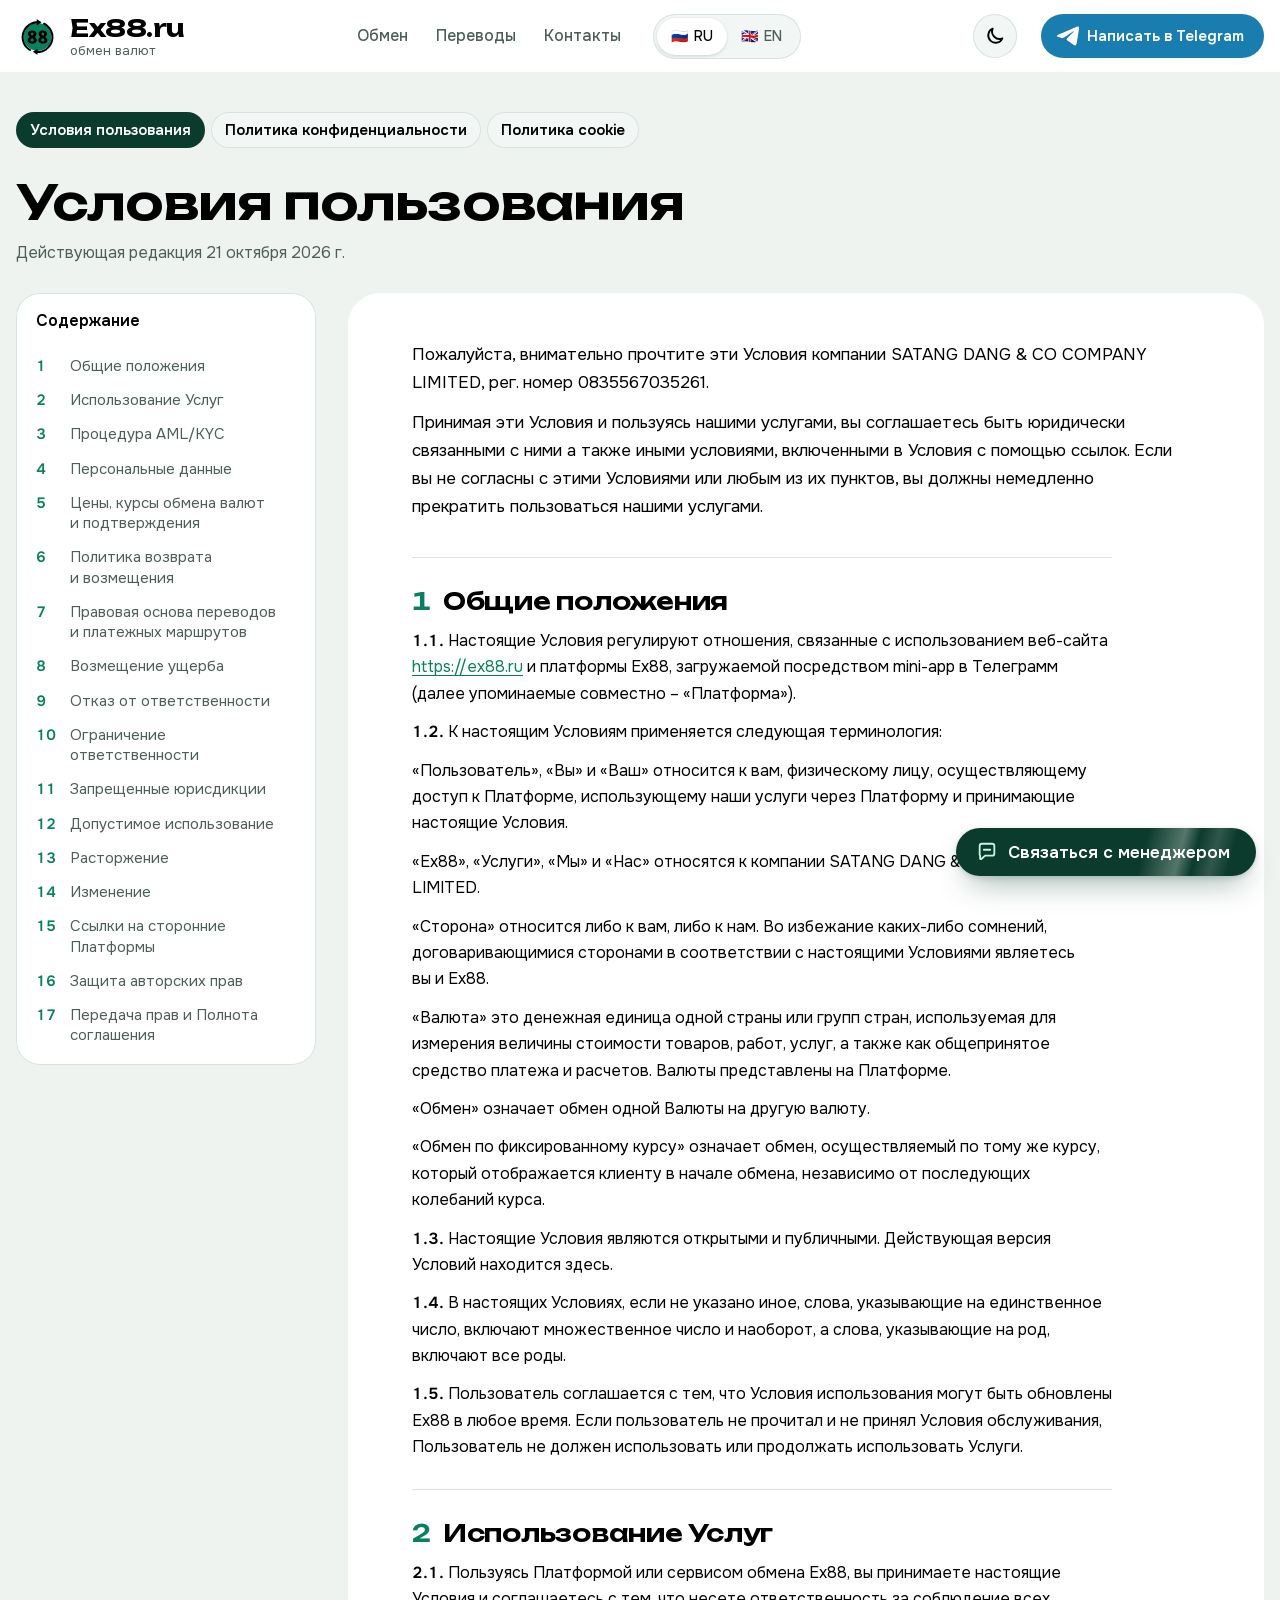
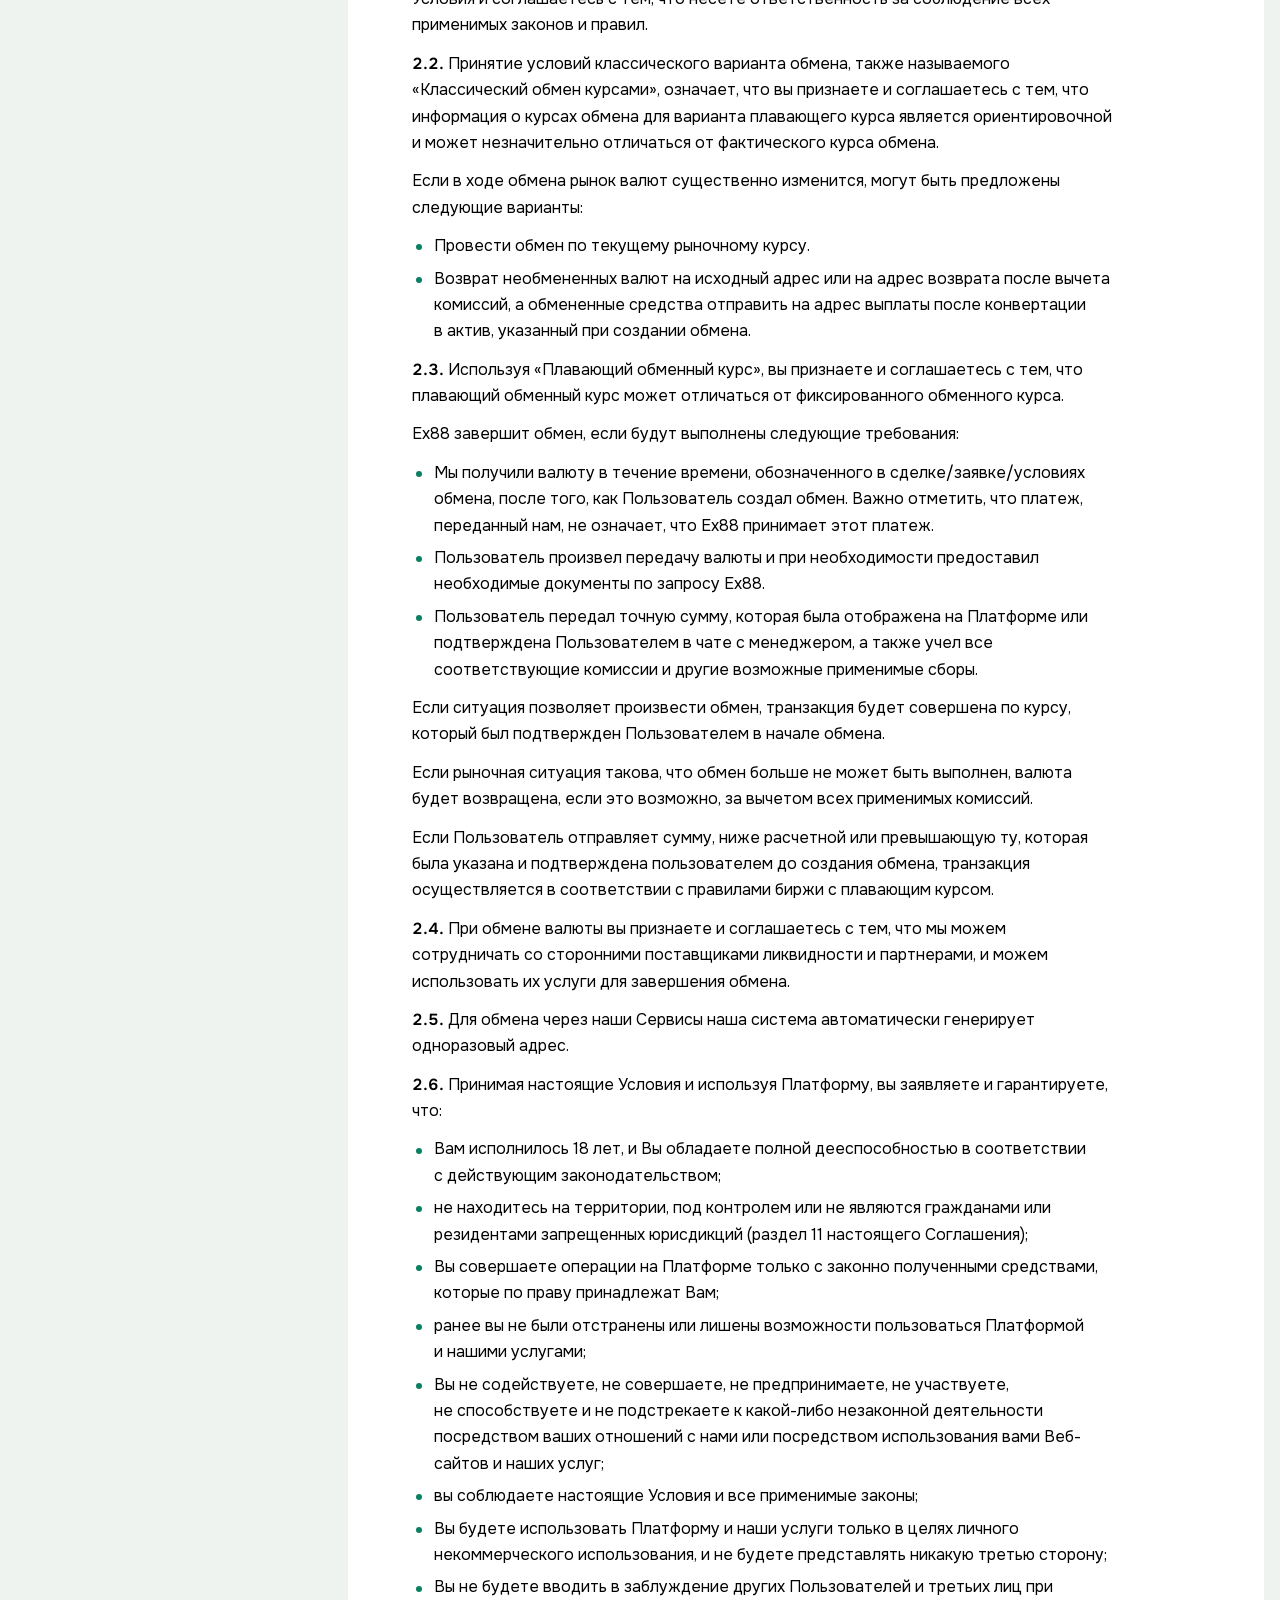
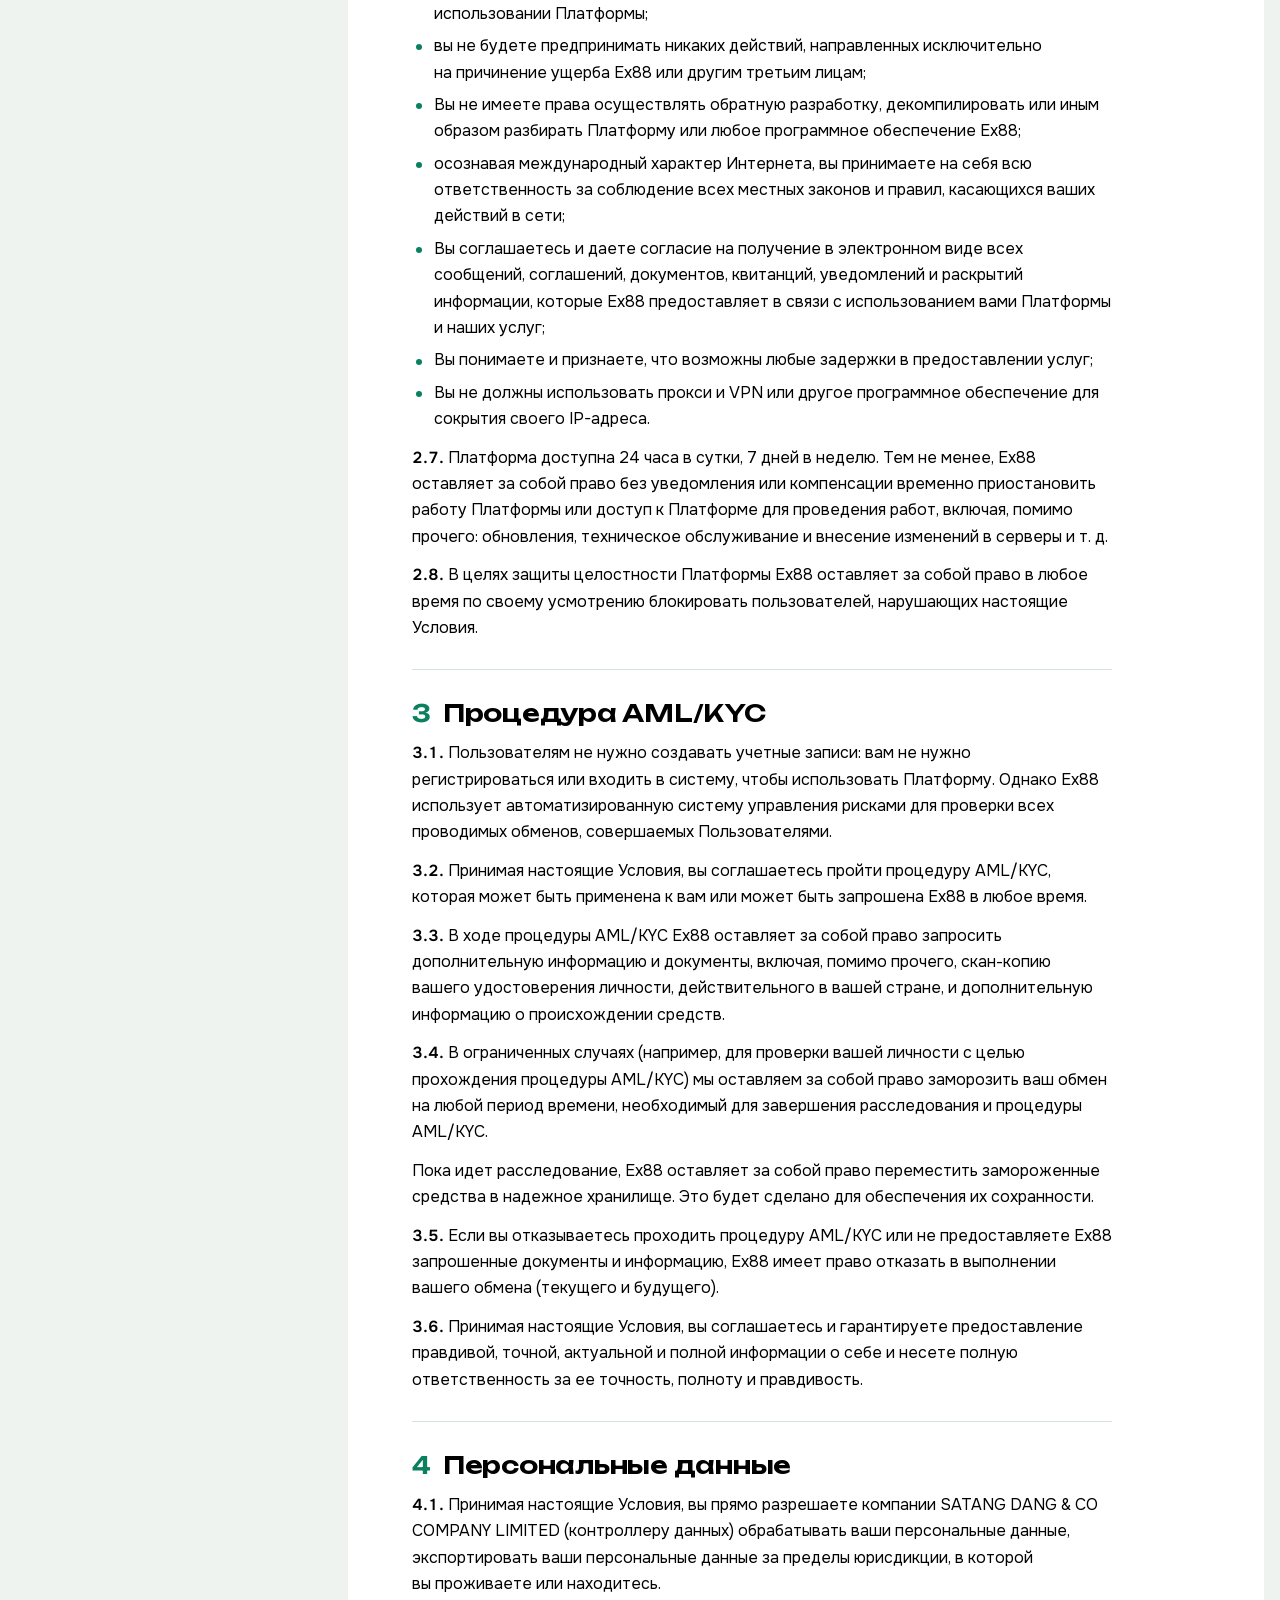
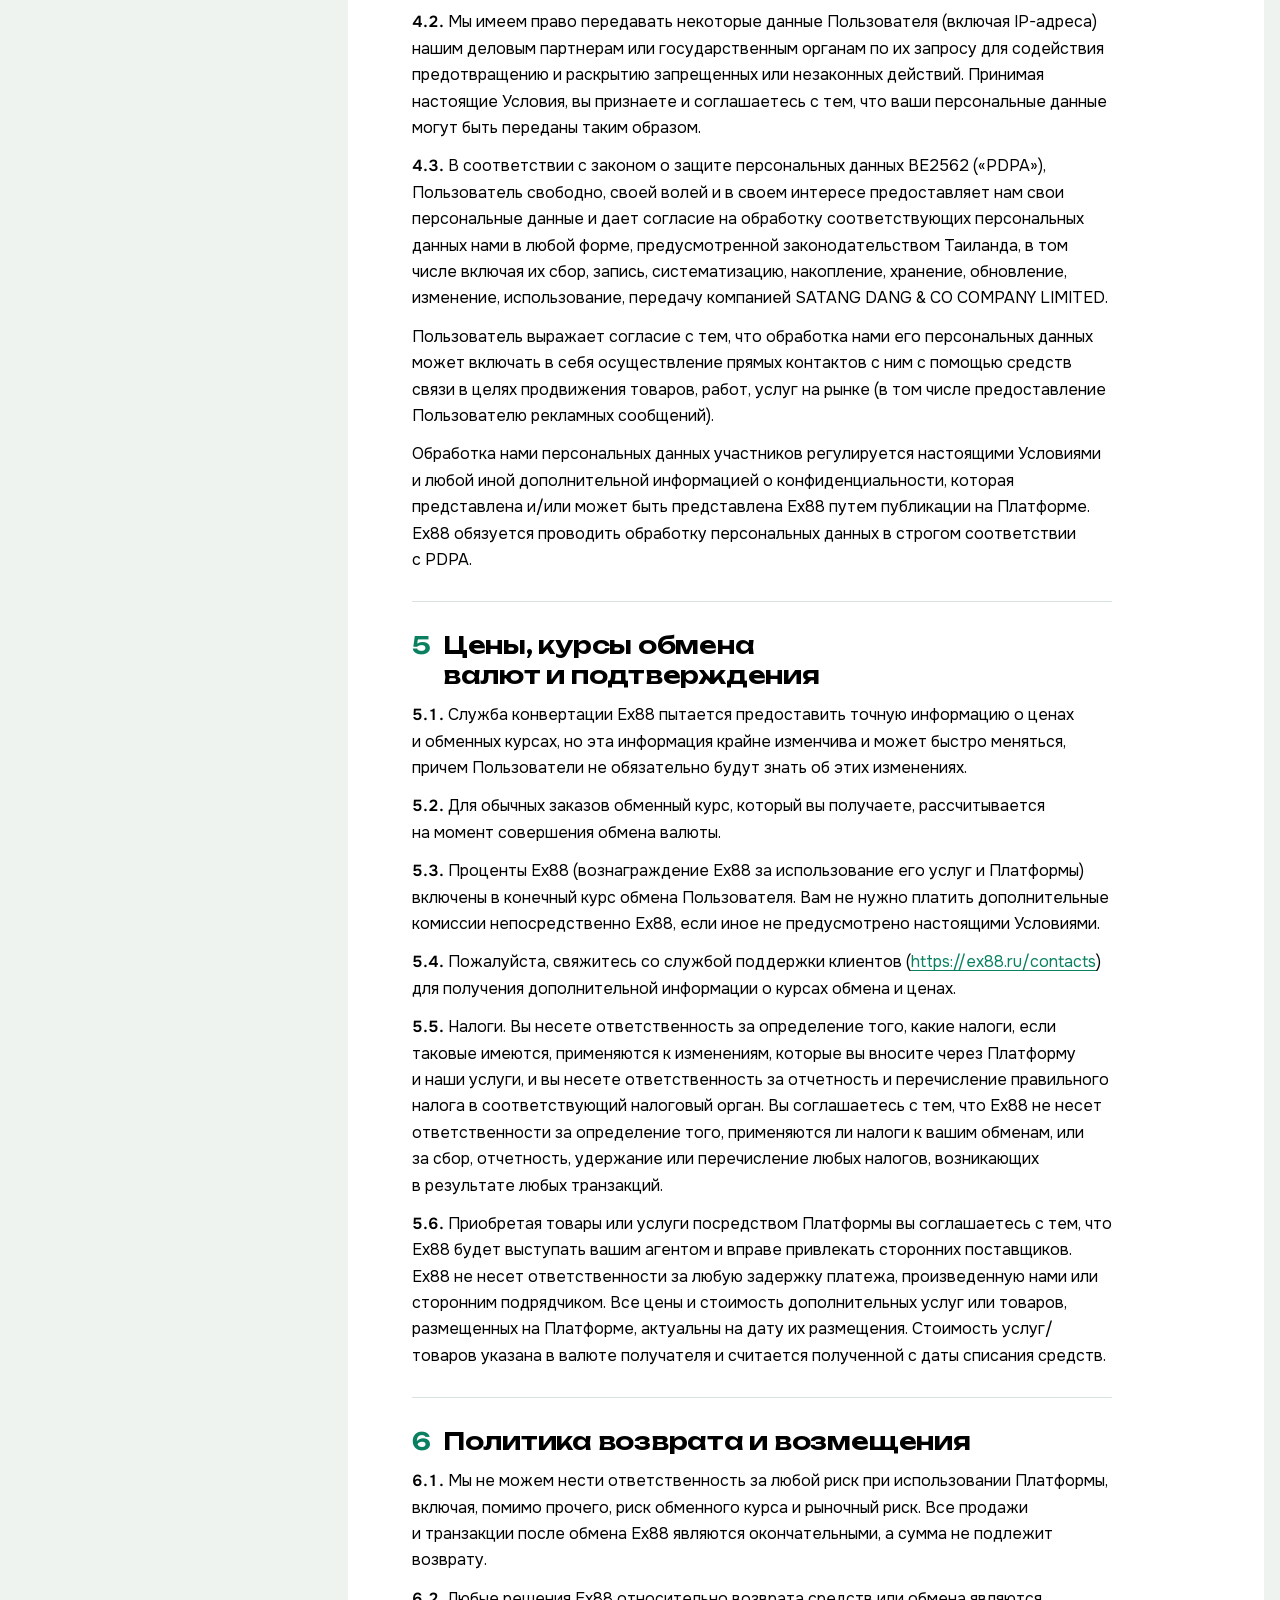
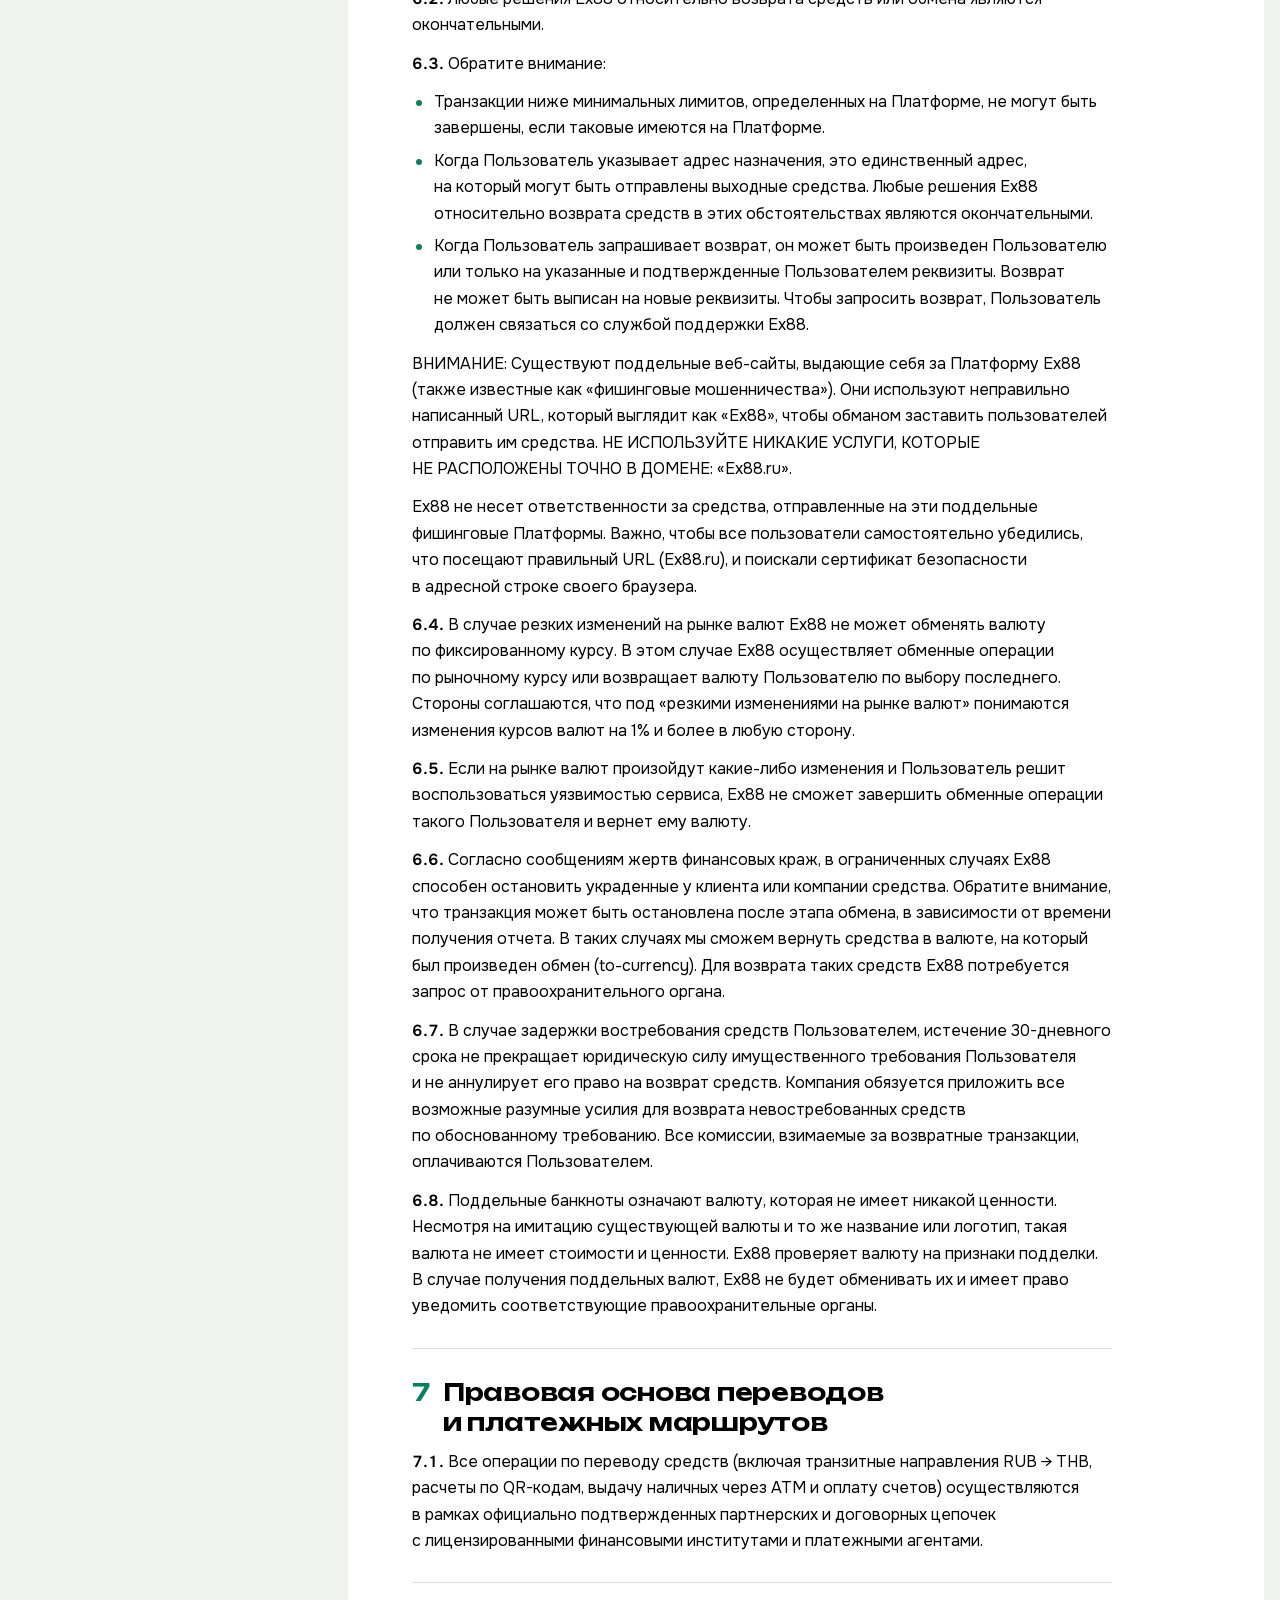
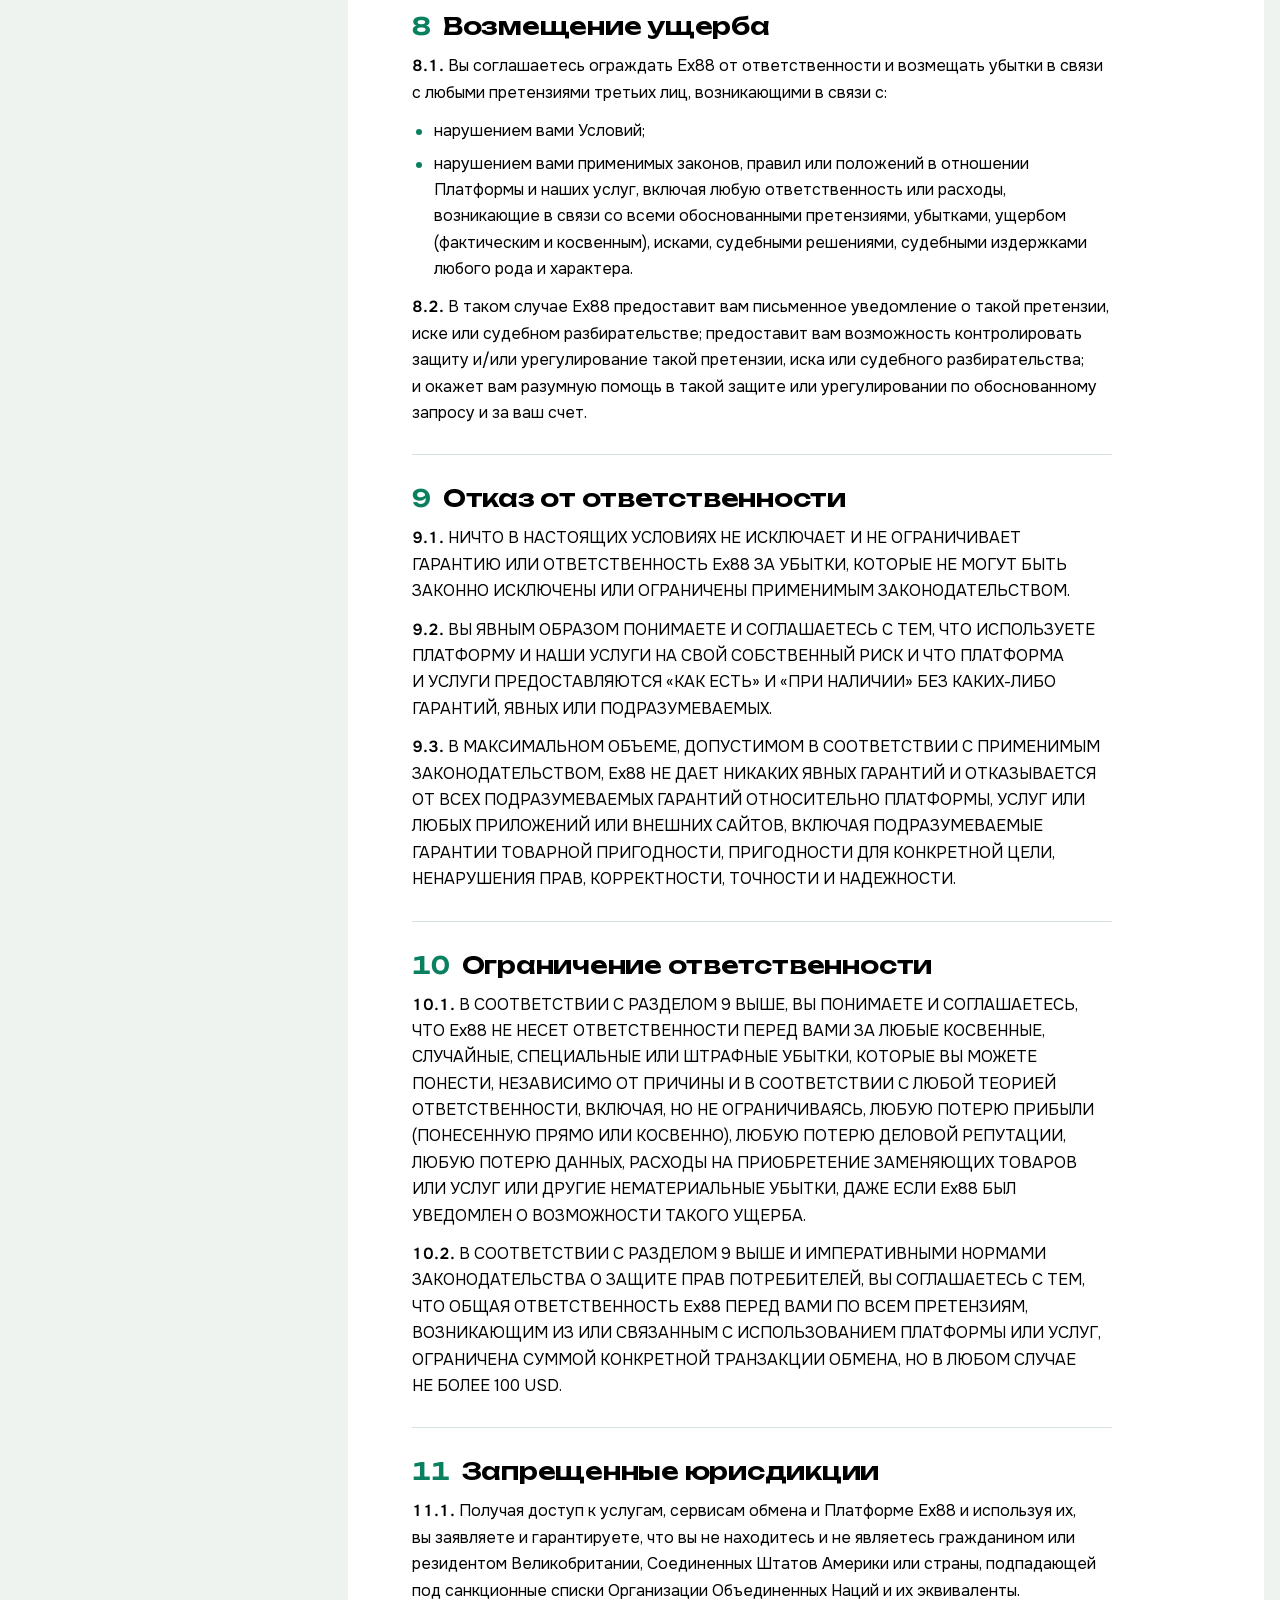
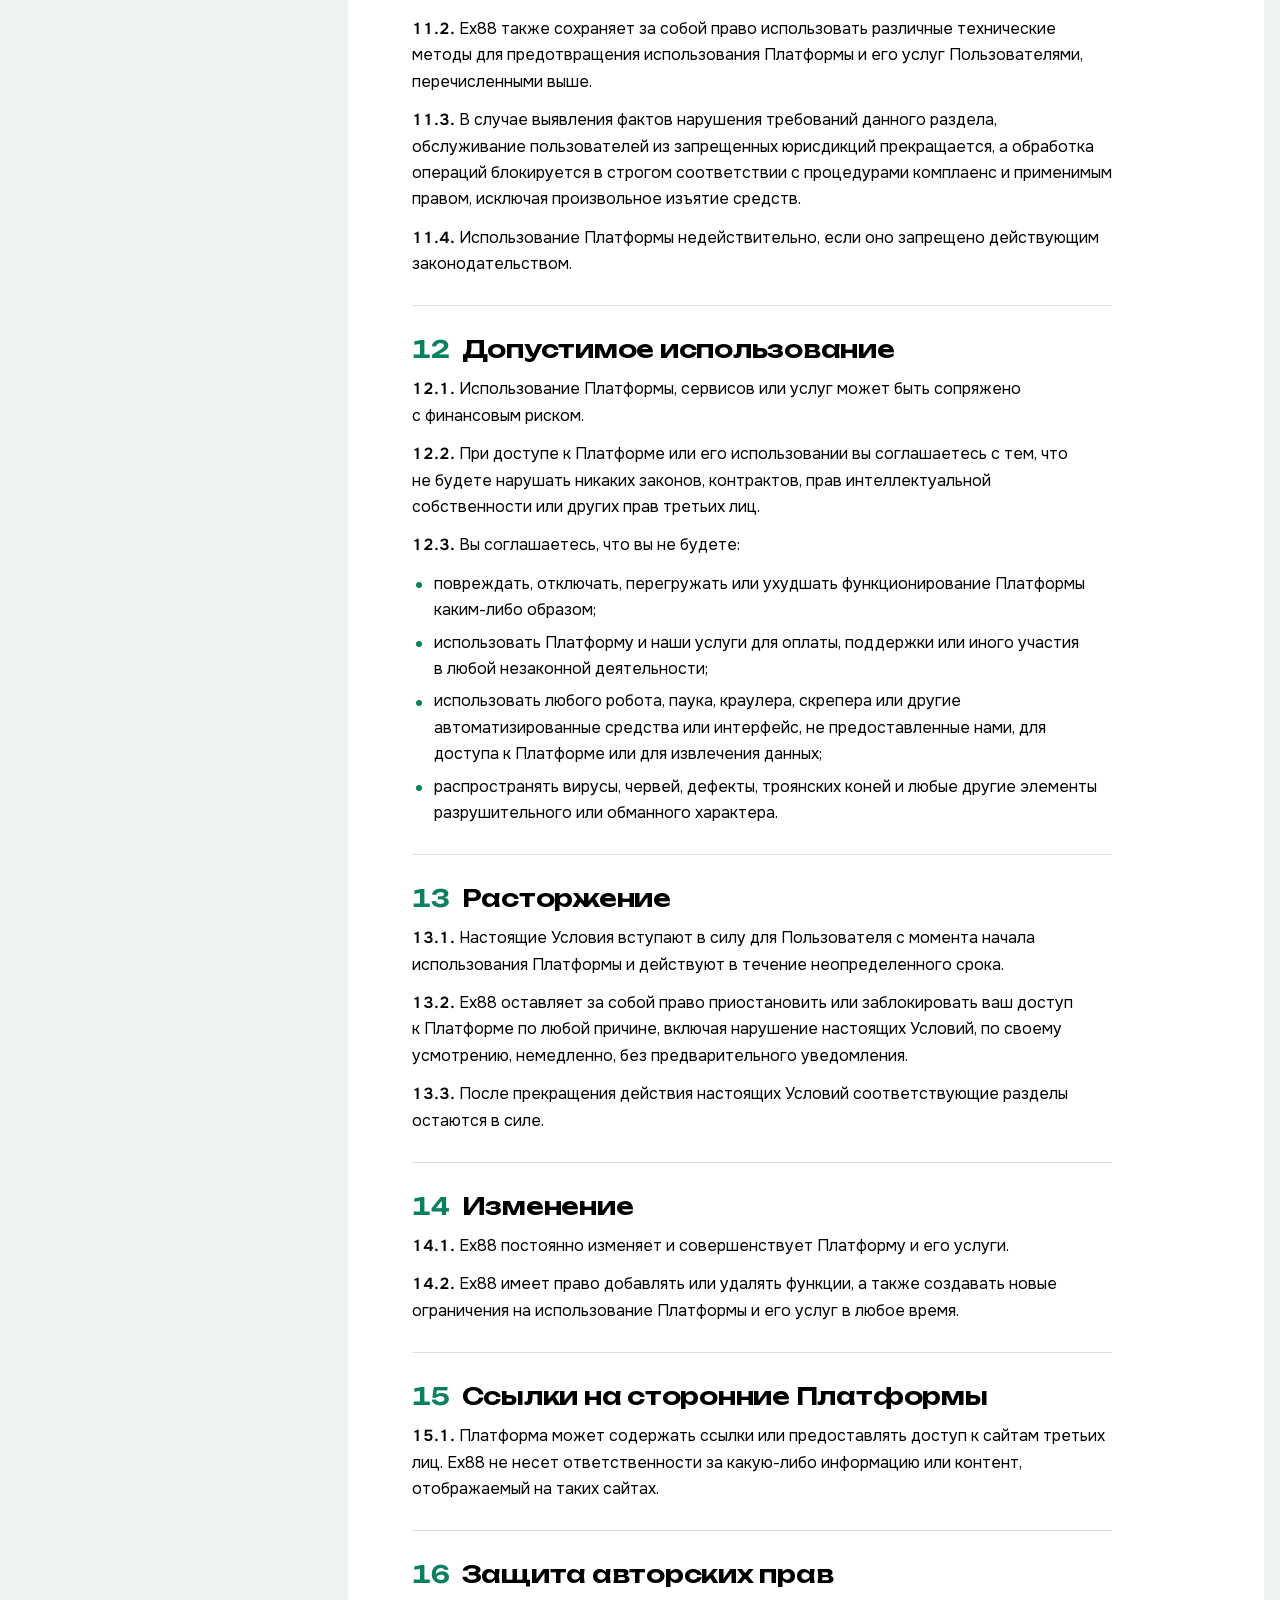
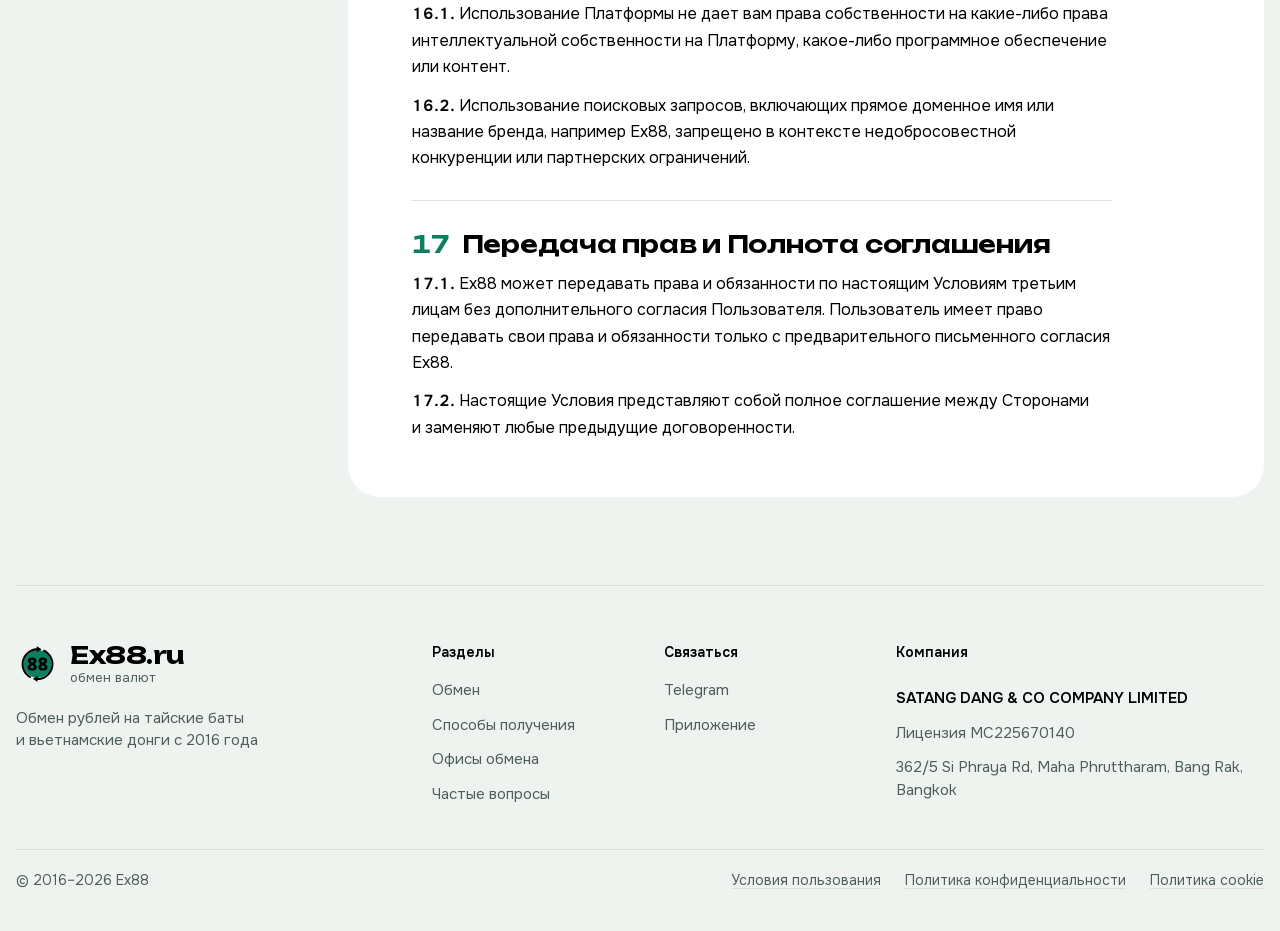
<file: terms.html>
<!DOCTYPE html>
<html lang="ru" class="page-doc">
<head>
  <meta charset="UTF-8">
  <meta name="viewport" content="width=device-width, initial-scale=1.0">
  <title data-i18n="docTermsTitle">Условия пользования — Ex88.ru</title>
  <meta name="description" content="Условия пользования сервиса обмена валют Ex88.ru, SATANG DANG &amp; CO COMPANY LIMITED." data-i18n-content="docTermsDesc">
  <meta name="theme-color" content="#0B3B2C">
  <link rel="canonical" href="https://ex88.ru/terms.html">

  <!-- Set the theme before the first paint so the page never flashes the wrong colours -->
  <script>
    (function () {
      var theme;
      try { theme = localStorage.getItem("theme"); } catch (e) {}
      if (theme !== "dark" && theme !== "light") {
        theme = window.matchMedia("(prefers-color-scheme: dark)").matches ? "dark" : "light";
      }
      document.documentElement.dataset.theme = theme;
    })();
  </script>

  <!-- Fonts for the first screen: Russian text plus the Latin subsets for digits and names,
       so nothing reflows when a late font arrives -->
  <link rel="preload" href="assets/fonts/unbounded-cyrillic.woff2" as="font" type="font/woff2" crossorigin>
  <link rel="preload" href="assets/fonts/onest-cyrillic.woff2" as="font" type="font/woff2" crossorigin>
  <link rel="preload" href="assets/fonts/unbounded-latin.woff2" as="font" type="font/woff2" crossorigin>
  <link rel="preload" href="assets/fonts/onest-latin.woff2" as="font" type="font/woff2" crossorigin>

  <link rel="icon" href="assets/img/favicon.svg" type="image/svg+xml">
  <link rel="alternate icon" href="assets/img/logo.webp" type="image/webp">
  <link rel="stylesheet" href="assets/reset.css">
  <link rel="stylesheet" href="assets/style.css">
</head>
<body>

  <!-- Logo mark, drawn once and reused in the header and footer -->
  <svg width="0" height="0" style="position:absolute" aria-hidden="true" focusable="false">
    <symbol id="logo-mark" viewBox="0 0 648 618">
      <circle class="logo__disc" cx="318" cy="323" r="206"/>
      <g transform="translate(0.000000,618.000000) scale(0.100000,-0.100000)" stroke="none">
        <g class="logo__arrows"><path d="M3059 5528 c-7 -13 -15 -74 -17 -139 l-4 -115 -132 -18 c-291 -39 -500 -99 -721 -206 -253 -124 -439 -255 -631 -445 -138 -137 -171 -174 -263 -300 -160 -216 -333 -574 -390 -805 -81 -330 -93 -710 -30 -1021 87 -438 327 -887 641 -1199 209 -208 486 -400 576 -400 105 0 175 120 122 207 -21 36 -28 41 -230 173 -199 130 -364 297 -505 515 -149 228 -262 502 -316 765 -22 104 -24 139 -23 375 0 202 4 281 18 355 115 629 536 1199 1096 1484 200 102 434 174 632 195 159 17 154 20 162 -102 9 -134 18 -172 39 -171 15 2 417 247 582 356 44 29 81 60 83 70 3 18 -104 92 -443 305 -248 157 -231 148 -246 121z"/><path d="M4064 5028 c-67 -53 -80 -85 -64 -163 13 -61 18 -66 176 -155 372 -211 663 -521 849 -903 74 -154 95 -210 135 -367 53 -210 73 -374 67 -555 -9 -282 -66 -516 -195 -804 -101 -226 -222 -407 -383 -576 -195 -203 -448 -378 -697 -482 -216 -89 -500 -148 -682 -141 l-85 3 -6 110 c-4 61 -7 125 -8 143 0 18 -6 32 -13 32 -15 0 -248 -130 -501 -280 -194 -115 -204 -127 -144 -166 34 -23 413 -255 557 -342 l85 -51 13 122 c8 67 16 124 18 126 1 2 45 7 96 12 320 31 466 58 651 120 211 71 501 228 652 353 103 85 123 103 233 214 225 226 327 373 477 685 83 173 122 278 158 427 50 205 61 299 61 540 1 249 -15 375 -75 598 -123 466 -406 911 -761 1199 -159 129 -267 201 -401 269 -123 61 -167 68 -213 32z"/></g>
        <g class="logo__digits"><path d="M2185 3876 c-92 -18 -166 -50 -240 -102 -70 -49 -110 -90 -120 -121 -3 -13 -10 -23 -15 -23 -22 0 -44 -108 -45 -220 0 -113 1 -116 38 -192 37 -77 113 -166 201 -236 22 -17 38 -33 35 -35 -2 -2 -48 -36 -103 -77 -154 -114 -209 -204 -223 -361 -13 -146 34 -276 133 -369 77 -73 110 -92 219 -128 143 -48 357 -67 467 -42 24 5 68 14 99 20 124 24 277 123 338 219 94 146 105 313 32 464 -29 61 -118 156 -201 217 -39 27 -70 57 -70 65 0 8 13 21 28 29 47 24 178 153 192 188 7 18 19 40 25 48 7 8 20 39 30 69 48 147 -4 344 -117 446 -54 49 -167 107 -253 131 -83 22 -355 28 -450 10z m325 -336 c57 -45 74 -82 74 -160 0 -54 -4 -72 -27 -108 -44 -68 -143 -130 -189 -118 -31 7 -122 88 -149 132 -41 66 -21 194 37 245 45 39 78 50 146 46 57 -4 73 -9 108 -37z m-43 -826 c103 -69 170 -178 157 -253 -22 -120 -118 -194 -251 -194 -82 1 -154 39 -200 107 -28 41 -33 57 -33 109 0 101 37 156 164 241 55 37 95 34 163 -10z"/><path d="M3790 3883 c-136 -21 -257 -78 -341 -162 -75 -76 -105 -133 -125 -240 -18 -94 -8 -153 46 -266 39 -81 71 -118 194 -222 57 -47 55 -58 -17 -95 -61 -31 -180 -159 -222 -239 -43 -83 -55 -174 -36 -285 32 -184 205 -345 419 -389 100 -21 413 -20 501 0 35 9 75 21 90 29 14 7 52 25 84 41 68 33 169 136 199 204 11 25 25 54 29 63 5 10 9 74 10 143 1 117 -1 129 -26 181 -37 76 -115 167 -188 220 -72 52 -107 83 -107 94 0 5 9 12 20 15 29 9 124 95 166 149 85 111 115 226 96 365 -36 258 -268 403 -637 400 -71 -1 -141 -3 -155 -6z m225 -314 c86 -24 144 -122 130 -218 -14 -90 -115 -191 -193 -191 -38 0 -108 39 -140 79 -40 50 -54 95 -50 160 4 81 30 120 102 156 55 27 90 31 151 14z m16 -849 c89 -46 168 -154 169 -231 0 -54 -27 -122 -63 -157 -104 -100 -324 -75 -400 47 -18 29 -22 49 -20 107 0 42 7 84 17 101 19 38 96 106 160 143 53 31 57 30 137 -10z"/></g>
      </g>
    </symbol>
  </svg>

  <header class="site-header" id="site-header">
    <div class="container header__inner">
      <a href="./" class="logo">
        <svg class="logo__mark" viewBox="0 0 648 618" aria-hidden="true" focusable="false"><use href="#logo-mark"/></svg>
        <span class="logo__text">
          <span class="logo__name" translate="no">Ex88.ru</span>
          <span class="logo__caption" data-i18n="caption">обмен валют</span>
        </span>
      </a>

      <div class="header__menu" id="nav">
        <nav class="nav" aria-label="Основная навигация" data-i18n-aria="navLabel">
          <a href="./#exchange" data-i18n="navExchange">Обмен</a>
          <a href="./#receive" data-i18n="navTransfers">Переводы</a>
          <a href="./#contacts" data-i18n="navContacts">Контакты</a>
        </nav>

        <div class="country-switch lang-switch" data-switch="language" role="group" aria-label="Язык сайта" data-i18n-aria="langGroup">
          <button type="button" class="country-switch__btn" data-lang="ru" lang="ru" aria-pressed="true"><span aria-hidden="true">🇷🇺</span> RU</button>
          <button type="button" class="country-switch__btn" data-lang="en" lang="en" aria-pressed="false"><span aria-hidden="true">🇬🇧</span> EN</button>
        </div>
      </div>

      <button type="button" class="theme-toggle" id="theme-toggle" aria-pressed="false" aria-label="Тёмная тема" data-i18n-aria="themeDark">
        <svg viewBox="0 0 24 24" fill="none" aria-hidden="true">
          <path class="theme-toggle__moon" d="M20 14.5A8 8 0 0 1 9.5 4a8 8 0 1 0 10.5 10.5Z" stroke="currentColor" stroke-width="2" stroke-linejoin="round"/>
          <g class="theme-toggle__sun" stroke="currentColor" stroke-width="2" stroke-linecap="round"><circle cx="12" cy="12" r="4"/><path d="M12 2.5v2M12 19.5v2M2.5 12h2M19.5 12h2M5.3 5.3l1.4 1.4M17.3 17.3l1.4 1.4M5.3 18.7l1.4-1.4M17.3 6.7l1.4-1.4"/></g>
        </svg>
      </button>

      <a href="#" class="header__tg" id="header-tg" aria-label="Написать в Telegram" data-i18n-aria="tgWrite">
        <svg viewBox="0 0 41 35" aria-hidden="true"><path fill-rule="evenodd" clip-rule="evenodd" fill="currentColor" d="M36.5839 31.4775C37.2853 29.2623 40.5721 7.18551 40.9784 2.83533C41.1011 1.51782 40.6964 0.642327 39.9038 0.251511C38.9453 -0.222929 37.5258 0.0142907 35.8791 0.625261C33.6205 1.46321 4.74607 14.0803 3.07781 14.8107C1.49579 15.5019 0 16.2562 0 17.3484C0 18.1164 0.442767 18.5482 1.66328 18.997C2.93354 19.4629 6.13241 20.4613 8.02122 20.9972C9.84038 21.5143 11.9116 21.0654 13.0724 20.3231C14.3029 19.5363 28.5029 9.75738 29.5228 8.90066C30.541 8.04394 31.3536 9.14129 30.5211 9.99972C29.6886 10.8564 19.9411 20.5927 18.6559 21.9409C17.0955 23.5776 18.2032 25.274 19.2496 25.9532C20.4452 26.728 29.0435 32.6636 30.3387 33.6159C31.6338 34.5682 32.9472 35 34.1495 35C35.3517 35 35.9852 33.3702 36.5839 31.4775Z"/></svg>
        <span class="header__tg-label" data-i18n="tgWrite">Написать в Telegram</span>
      </a>

      <button type="button" class="burger" id="burger" aria-label="Открыть меню" aria-expanded="false" aria-controls="nav">
        <span></span>
        <span></span>
        <span></span>
      </button>
    </div>
  </header>

  <main class="container doc-page">
    <nav class="doc-tabs" aria-label="Документы" data-i18n-aria="docTabs">
      <a href="terms.html" class="doc-tabs__tab" aria-current="page" data-i18n="footerTerms">Условия пользования</a>
      <a href="privacy.html" class="doc-tabs__tab" data-i18n="footerPrivacy">Политика конфиденциальности</a>
      <a href="cookies.html" class="doc-tabs__tab" data-i18n="footerCookies">Политика cookie</a>
    </nav>

    <div class="doc" data-lang-doc="ru" lang="ru">
      <header class="doc__head">
        <h1 class="doc__title">Условия пользования</h1>
        <p class="doc__meta">Действующая редакция 21 октября 2026 г.</p>
      </header>
      <div class="doc__layout">
        <details class="doc__toc" open>
          <summary>Содержание</summary>
          <nav aria-label="Содержание">
            <ol>
              <li><a href="#ru-1"><span class="doc__toc-num">1</span>Общие положения</a></li>
              <li><a href="#ru-2"><span class="doc__toc-num">2</span>Использование Услуг</a></li>
              <li><a href="#ru-3"><span class="doc__toc-num">3</span>Процедура AML/KYC</a></li>
              <li><a href="#ru-4"><span class="doc__toc-num">4</span>Персональные данные</a></li>
              <li><a href="#ru-5"><span class="doc__toc-num">5</span>Цены, курсы обмена валют и&nbsp;подтверждения</a></li>
              <li><a href="#ru-6"><span class="doc__toc-num">6</span>Политика возврата и&nbsp;возмещения</a></li>
              <li><a href="#ru-7"><span class="doc__toc-num">7</span>Правовая основа переводов и&nbsp;платежных маршрутов</a></li>
              <li><a href="#ru-8"><span class="doc__toc-num">8</span>Возмещение ущерба</a></li>
              <li><a href="#ru-9"><span class="doc__toc-num">9</span>Отказ от&nbsp;ответственности</a></li>
              <li><a href="#ru-10"><span class="doc__toc-num">10</span>Ограничение ответственности</a></li>
              <li><a href="#ru-11"><span class="doc__toc-num">11</span>Запрещенные юрисдикции</a></li>
              <li><a href="#ru-12"><span class="doc__toc-num">12</span>Допустимое использование</a></li>
              <li><a href="#ru-13"><span class="doc__toc-num">13</span>Расторжение</a></li>
              <li><a href="#ru-14"><span class="doc__toc-num">14</span>Изменение</a></li>
              <li><a href="#ru-15"><span class="doc__toc-num">15</span>Ссылки на&nbsp;сторонние Платформы</a></li>
              <li><a href="#ru-16"><span class="doc__toc-num">16</span>Защита авторских прав</a></li>
              <li><a href="#ru-17"><span class="doc__toc-num">17</span>Передача прав и&nbsp;Полнота соглашения</a></li>
            </ol>
          </nav>
        </details>
        <article class="doc__body">
        <div class="doc__intro">
          <p>Пожалуйста, внимательно прочтите эти Условия компании SATANG DANG &amp; CO COMPANY LIMITED, рег. номер 0835567035261.</p>
          <p>Принимая эти Условия и&nbsp;пользуясь нашими услугами, вы&nbsp;соглашаетесь быть юридически связанными с&nbsp;ними а&nbsp;также иными условиями, включенными в&nbsp;Условия с&nbsp;помощью ссылок. Если вы&nbsp;не&nbsp;согласны с&nbsp;этими Условиями или любым из&nbsp;их&nbsp;пунктов, вы&nbsp;должны немедленно прекратить пользоваться нашими услугами.</p>
        </div>
        <section class="doc__section" id="ru-1">
          <h2><span class="doc__h-num">1</span>Общие положения</h2>
          <p><span class="doc__num">1.1.</span> Настоящие Условия регулируют отношения, связанные с&nbsp;использованием веб-сайта <a href="https://ex88.ru">https://ex88.ru</a> и&nbsp;платформы Ex88, загружаемой посредством mini-app в&nbsp;Телеграмм (далее упоминаемые совместно – «Платформа»).</p>
          <p><span class="doc__num">1.2.</span> К&nbsp;настоящим Условиям применяется следующая терминология:</p>
          <p>«Пользователь», «Вы» и&nbsp;«Ваш» относится к&nbsp;вам, физическому лицу, осуществляющему доступ к&nbsp;Платформе, использующему наши услуги через Платформу и&nbsp;принимающие настоящие Условия.</p>
          <p>«Ex88», «Услуги», «Мы» и&nbsp;«Нас» относятся к&nbsp;компании SATANG DANG &amp; CO COMPANY LIMITED.</p>
          <p>«Сторона» относится либо к&nbsp;вам, либо к&nbsp;нам. Во&nbsp;избежание каких-либо сомнений, договаривающимися сторонами в&nbsp;соответствии с&nbsp;настоящими Условиями являетесь вы&nbsp;и&nbsp;Ex88.</p>
          <p>«Валюта» это денежная единица одной страны или групп стран, используемая для измерения величины стоимости товаров, работ, услуг, а&nbsp;также как общепринятое средство платежа и&nbsp;расчетов. Валюты представлены на&nbsp;Платформе.</p>
          <p>«Обмен» означает обмен одной Валюты на&nbsp;другую валюту.</p>
          <p>«Обмен по&nbsp;фиксированному курсу» означает обмен, осуществляемый по&nbsp;тому же&nbsp;курсу, который отображается клиенту в&nbsp;начале обмена, независимо от&nbsp;последующих колебаний курса.</p>
          <p><span class="doc__num">1.3.</span> Настоящие Условия являются открытыми и&nbsp;публичными. Действующая версия Условий находится здесь.</p>
          <p><span class="doc__num">1.4.</span> В&nbsp;настоящих Условиях, если не&nbsp;указано иное, слова, указывающие на&nbsp;единственное число, включают множественное число и&nbsp;наоборот, а&nbsp;слова, указывающие на&nbsp;род, включают все роды.</p>
          <p><span class="doc__num">1.5.</span> Пользователь соглашается с&nbsp;тем, что Условия использования могут быть обновлены Ex88 в&nbsp;любое время. Если пользователь не&nbsp;прочитал и&nbsp;не&nbsp;принял Условия обслуживания, Пользователь не&nbsp;должен использовать или продолжать использовать Услуги.</p>
        </section>
        <section class="doc__section" id="ru-2">
          <h2><span class="doc__h-num">2</span>Использование Услуг</h2>
          <p><span class="doc__num">2.1.</span> Пользуясь Платформой или сервисом обмена Ex88, вы&nbsp;принимаете настоящие Условия и&nbsp;соглашаетесь с&nbsp;тем, что несете ответственность за&nbsp;соблюдение всех применимых законов и&nbsp;правил.</p>
          <p><span class="doc__num">2.2.</span> Принятие условий классического варианта обмена, также называемого «Классический обмен курсами», означает, что вы&nbsp;признаете и&nbsp;соглашаетесь с&nbsp;тем, что информация о&nbsp;курсах обмена для варианта плавающего курса является ориентировочной и&nbsp;может незначительно отличаться от&nbsp;фактического курса обмена.</p>
          <p>Если в&nbsp;ходе обмена рынок валют существенно изменится, могут быть предложены следующие варианты:</p>
          <ul><li>Провести обмен по&nbsp;текущему рыночному курсу.</li><li>Возврат необмененных валют на&nbsp;исходный адрес или на&nbsp;адрес возврата после вычета комиссий, а&nbsp;обмененные средства отправить на&nbsp;адрес выплаты после конвертации в&nbsp;актив, указанный при создании обмена.</li></ul>
          <p><span class="doc__num">2.3.</span> Используя «Плавающий обменный курс», вы&nbsp;признаете и&nbsp;соглашаетесь с&nbsp;тем, что плавающий обменный курс может отличаться от&nbsp;фиксированного обменного курса.</p>
          <p>Ex88 завершит обмен, если будут выполнены следующие требования:</p>
          <ul><li>Мы&nbsp;получили валюту в&nbsp;течение времени, обозначенного в&nbsp;сделке/заявке/условиях обмена, после того, как Пользователь создал обмен. Важно отметить, что платеж, переданный нам, не&nbsp;означает, что Ex88 принимает этот платеж.</li><li>Пользователь произвел передачу валюты и&nbsp;при необходимости предоставил необходимые документы по&nbsp;запросу Ex88.</li><li>Пользователь передал точную сумму, которая была отображена на&nbsp;Платформе или подтверждена Пользователем в&nbsp;чате с&nbsp;менеджером, а&nbsp;также учел все соответствующие комиссии и&nbsp;другие возможные применимые сборы.</li></ul>
          <p>Если ситуация позволяет произвести обмен, транзакция будет совершена по&nbsp;курсу, который был подтвержден Пользователем в&nbsp;начале обмена.</p>
          <p>Если рыночная ситуация такова, что обмен больше не&nbsp;может быть выполнен, валюта будет возвращена, если это возможно, за&nbsp;вычетом всех применимых комиссий.</p>
          <p>Если Пользователь отправляет сумму, ниже расчетной или превышающую ту, которая была указана и&nbsp;подтверждена пользователем до&nbsp;создания обмена, транзакция осуществляется в&nbsp;соответствии с&nbsp;правилами биржи с&nbsp;плавающим курсом.</p>
          <p><span class="doc__num">2.4.</span> При обмене валюты вы&nbsp;признаете и&nbsp;соглашаетесь с&nbsp;тем, что мы&nbsp;можем сотрудничать со&nbsp;сторонними поставщиками ликвидности и&nbsp;партнерами, и&nbsp;можем использовать их&nbsp;услуги для завершения обмена.</p>
          <p><span class="doc__num">2.5.</span> Для обмена через наши Сервисы наша система автоматически генерирует одноразовый адрес.</p>
          <p><span class="doc__num">2.6.</span> Принимая настоящие Условия и&nbsp;используя Платформу, вы&nbsp;заявляете и&nbsp;гарантируете, что:</p>
          <ul><li>Вам исполнилось 18 лет, и&nbsp;Вы&nbsp;обладаете полной дееспособностью в&nbsp;соответствии с&nbsp;действующим законодательством;</li><li>не&nbsp;находитесь на&nbsp;территории, под контролем или не&nbsp;являются гражданами или резидентами запрещенных юрисдикций (раздел 11 настоящего Соглашения);</li><li>Вы&nbsp;совершаете операции на&nbsp;Платформе только с&nbsp;законно полученными средствами, которые по&nbsp;праву принадлежат Вам;</li><li>ранее вы&nbsp;не&nbsp;были отстранены или лишены возможности пользоваться Платформой и&nbsp;нашими услугами;</li><li>Вы&nbsp;не&nbsp;содействуете, не&nbsp;совершаете, не&nbsp;предпринимаете, не&nbsp;участвуете, не&nbsp;способствуете и&nbsp;не&nbsp;подстрекаете к&nbsp;какой-либо незаконной деятельности посредством ваших отношений с&nbsp;нами или посредством использования вами Веб-сайтов и&nbsp;наших услуг;</li><li>вы&nbsp;соблюдаете настоящие Условия и&nbsp;все применимые законы;</li><li>Вы&nbsp;будете использовать Платформу и&nbsp;наши услуги только в&nbsp;целях личного некоммерческого использования, и&nbsp;не&nbsp;будете представлять никакую третью сторону;</li><li>Вы&nbsp;не&nbsp;будете вводить в&nbsp;заблуждение других Пользователей и&nbsp;третьих лиц при использовании Платформы;</li><li>вы&nbsp;не&nbsp;будете предпринимать никаких действий, направленных исключительно на&nbsp;причинение ущерба Ex88 или другим третьим лицам;</li><li>Вы&nbsp;не&nbsp;имеете права осуществлять обратную разработку, декомпилировать или иным образом разбирать Платформу или любое программное обеспечение Ex88;</li><li>осознавая международный характер Интернета, вы&nbsp;принимаете на&nbsp;себя всю ответственность за&nbsp;соблюдение всех местных законов и&nbsp;правил, касающихся ваших действий в&nbsp;сети;</li><li>Вы&nbsp;соглашаетесь и&nbsp;даете согласие на&nbsp;получение в&nbsp;электронном виде всех сообщений, соглашений, документов, квитанций, уведомлений и&nbsp;раскрытий информации, которые Ex88 предоставляет в&nbsp;связи с&nbsp;использованием вами Платформы и&nbsp;наших услуг;</li><li>Вы&nbsp;понимаете и&nbsp;признаете, что возможны любые задержки в&nbsp;предоставлении услуг;</li><li>Вы&nbsp;не&nbsp;должны использовать прокси и&nbsp;VPN или другое программное обеспечение для сокрытия своего IP-адреса.</li></ul>
          <p><span class="doc__num">2.7.</span> Платформа доступна 24 часа в&nbsp;сутки, 7 дней в&nbsp;неделю. Тем не&nbsp;менее, Ex88 оставляет за&nbsp;собой право без уведомления или компенсации временно приостановить работу Платформы или доступ к&nbsp;Платформе для проведения работ, включая, помимо прочего: обновления, техническое обслуживание и&nbsp;внесение изменений в&nbsp;серверы и&nbsp;т. д.</p>
          <p><span class="doc__num">2.8.</span> В&nbsp;целях защиты целостности Платформы Ex88 оставляет за&nbsp;собой право в&nbsp;любое время по&nbsp;своему усмотрению блокировать пользователей, нарушающих настоящие Условия.</p>
        </section>
        <section class="doc__section" id="ru-3">
          <h2><span class="doc__h-num">3</span>Процедура AML/KYC</h2>
          <p><span class="doc__num">3.1.</span> Пользователям не&nbsp;нужно создавать учетные записи: вам не&nbsp;нужно регистрироваться или входить в&nbsp;систему, чтобы использовать Платформу. Однако Ex88 использует автоматизированную систему управления рисками для проверки всех проводимых обменов, совершаемых Пользователями.</p>
          <p><span class="doc__num">3.2.</span> Принимая настоящие Условия, вы&nbsp;соглашаетесь пройти процедуру AML/KYC, которая может быть применена к&nbsp;вам или может быть запрошена Ex88 в&nbsp;любое время.</p>
          <p><span class="doc__num">3.3.</span> В&nbsp;ходе процедуры AML/KYC Ex88 оставляет за&nbsp;собой право запросить дополнительную информацию и&nbsp;документы, включая, помимо прочего, скан-копию вашего удостоверения личности, действительного в&nbsp;вашей стране, и&nbsp;дополнительную информацию о&nbsp;происхождении средств.</p>
          <p><span class="doc__num">3.4.</span> В&nbsp;ограниченных случаях (например, для проверки вашей личности с&nbsp;целью прохождения процедуры AML/KYC) мы&nbsp;оставляем за&nbsp;собой право заморозить ваш обмен на&nbsp;любой период времени, необходимый для завершения расследования и&nbsp;процедуры AML/KYC.</p>
          <p>Пока идет расследование, Ex88 оставляет за&nbsp;собой право переместить замороженные средства в&nbsp;надежное хранилище. Это будет сделано для обеспечения их&nbsp;сохранности.</p>
          <p><span class="doc__num">3.5.</span> Если вы&nbsp;отказываетесь проходить процедуру AML/KYC или не&nbsp;предоставляете Ex88 запрошенные документы и&nbsp;информацию, Ex88 имеет право отказать в&nbsp;выполнении вашего обмена (текущего и&nbsp;будущего).</p>
          <p><span class="doc__num">3.6.</span> Принимая настоящие Условия, вы&nbsp;соглашаетесь и&nbsp;гарантируете предоставление правдивой, точной, актуальной и&nbsp;полной информации о&nbsp;себе и&nbsp;несете полную ответственность за&nbsp;ее&nbsp;точность, полноту и&nbsp;правдивость.</p>
        </section>
        <section class="doc__section" id="ru-4">
          <h2><span class="doc__h-num">4</span>Персональные данные</h2>
          <p><span class="doc__num">4.1.</span> Принимая настоящие Условия, вы&nbsp;прямо разрешаете компании SATANG DANG &amp; CO COMPANY LIMITED (контроллеру данных) обрабатывать ваши персональные данные, экспортировать ваши персональные данные за&nbsp;пределы юрисдикции, в&nbsp;которой вы&nbsp;проживаете или находитесь.</p>
          <p><span class="doc__num">4.2.</span> Мы&nbsp;имеем право передавать некоторые данные Пользователя (включая IP-адреса) нашим деловым партнерам или государственным органам по&nbsp;их&nbsp;запросу для содействия предотвращению и&nbsp;раскрытию запрещенных или незаконных действий. Принимая настоящие Условия, вы&nbsp;признаете и&nbsp;соглашаетесь с&nbsp;тем, что ваши персональные данные могут быть переданы таким образом.</p>
          <p><span class="doc__num">4.3.</span> В&nbsp;соответствии с&nbsp;законом о&nbsp;защите персональных данных BE2562 («PDPA»), Пользователь свободно, своей волей и&nbsp;в&nbsp;своем интересе предоставляет нам свои персональные данные и&nbsp;дает согласие на&nbsp;обработку соответствующих персональных данных нами в&nbsp;любой форме, предусмотренной законодательством Таиланда, в&nbsp;том числе включая их&nbsp;сбор, запись, систематизацию, накопление, хранение, обновление, изменение, использование, передачу компанией SATANG DANG &amp; CO COMPANY LIMITED.</p>
          <p>Пользователь выражает согласие с&nbsp;тем, что обработка нами его персональных данных может включать в&nbsp;себя осуществление прямых контактов с&nbsp;ним с&nbsp;помощью средств связи в&nbsp;целях продвижения товаров, работ, услуг на&nbsp;рынке (в&nbsp;том числе предоставление Пользователю рекламных сообщений).</p>
          <p>Обработка нами персональных данных участников регулируется настоящими Условиями и&nbsp;любой иной дополнительной информацией о&nbsp;конфиденциальности, которая представлена и/или может быть представлена Ex88 путем публикации на&nbsp;Платформе. Ex88 обязуется проводить обработку персональных данных в&nbsp;строгом соответствии с&nbsp;PDPA.</p>
        </section>
        <section class="doc__section" id="ru-5">
          <h2><span class="doc__h-num">5</span>Цены, курсы обмена валют и&nbsp;подтверждения</h2>
          <p><span class="doc__num">5.1.</span> Служба конвертации Ex88 пытается предоставить точную информацию о&nbsp;ценах и&nbsp;обменных курсах, но&nbsp;эта информация крайне изменчива и&nbsp;может быстро меняться, причем Пользователи не&nbsp;обязательно будут знать об&nbsp;этих изменениях.</p>
          <p><span class="doc__num">5.2.</span> Для обычных заказов обменный курс, который вы&nbsp;получаете, рассчитывается на&nbsp;момент совершения обмена валюты.</p>
          <p><span class="doc__num">5.3.</span> Проценты Ex88 (вознаграждение Ex88 за&nbsp;использование его услуг и&nbsp;Платформы) включены в&nbsp;конечный курс обмена Пользователя. Вам не&nbsp;нужно платить дополнительные комиссии непосредственно Ex88, если иное не&nbsp;предусмотрено настоящими Условиями.</p>
          <p><span class="doc__num">5.4.</span> Пожалуйста, свяжитесь со&nbsp;службой поддержки клиентов (<a href="https://www.google.com/search?q=https://ex88.ru/contacts">https://ex88.ru/contacts</a>) для получения дополнительной информации о&nbsp;курсах обмена и&nbsp;ценах.</p>
          <p><span class="doc__num">5.5.</span> Налоги. Вы&nbsp;несете ответственность за&nbsp;определение того, какие налоги, если таковые имеются, применяются к&nbsp;изменениям, которые вы&nbsp;вносите через Платформу и&nbsp;наши услуги, и&nbsp;вы&nbsp;несете ответственность за&nbsp;отчетность и&nbsp;перечисление правильного налога в&nbsp;соответствующий налоговый орган. Вы&nbsp;соглашаетесь с&nbsp;тем, что Ex88 не&nbsp;несет ответственности за&nbsp;определение того, применяются ли&nbsp;налоги к&nbsp;вашим обменам, или за&nbsp;сбор, отчетность, удержание или перечисление любых налогов, возникающих в&nbsp;результате любых транзакций.</p>
          <p><span class="doc__num">5.6.</span> Приобретая товары или услуги посредством Платформы вы&nbsp;соглашаетесь с&nbsp;тем, что Ex88 будет выступать вашим агентом и&nbsp;вправе привлекать сторонних поставщиков. Ex88 не&nbsp;несет ответственности за&nbsp;любую задержку платежа, произведенную нами или сторонним подрядчиком. Все цены и&nbsp;стоимость дополнительных услуг или товаров, размещенных на&nbsp;Платформе, актуальны на&nbsp;дату их&nbsp;размещения. Стоимость услуг/товаров указана в&nbsp;валюте получателя и&nbsp;считается полученной с&nbsp;даты списания средств.</p>
        </section>
        <section class="doc__section" id="ru-6">
          <h2><span class="doc__h-num">6</span>Политика возврата и&nbsp;возмещения</h2>
          <p><span class="doc__num">6.1.</span> Мы&nbsp;не&nbsp;можем нести ответственность за&nbsp;любой риск при использовании Платформы, включая, помимо прочего, риск обменного курса и&nbsp;рыночный риск. Все продажи и&nbsp;транзакции после обмена Ex88 являются окончательными, а&nbsp;сумма не&nbsp;подлежит возврату.</p>
          <p><span class="doc__num">6.2.</span> Любые решения Ex88 относительно возврата средств или обмена являются окончательными.</p>
          <p><span class="doc__num">6.3.</span> Обратите внимание:</p>
          <ul><li>Транзакции ниже минимальных лимитов, определенных на&nbsp;Платформе, не&nbsp;могут быть завершены, если таковые имеются на&nbsp;Платформе.</li><li>Когда Пользователь указывает адрес назначения, это единственный адрес, на&nbsp;который могут быть отправлены выходные средства. Любые решения Ex88 относительно возврата средств в&nbsp;этих обстоятельствах являются окончательными.</li><li>Когда Пользователь запрашивает возврат, он&nbsp;может быть произведен Пользователю или только на&nbsp;указанные и&nbsp;подтвержденные Пользователем реквизиты. Возврат не&nbsp;может быть выписан на&nbsp;новые реквизиты. Чтобы запросить возврат, Пользователь должен связаться со&nbsp;службой поддержки Ex88.</li></ul>
          <p>ВНИМАНИЕ: Существуют поддельные веб-сайты, выдающие себя за&nbsp;Платформу Ex88 (также известные как «фишинговые мошенничества»). Они используют неправильно написанный URL, который выглядит как «Ex88», чтобы обманом заставить пользователей отправить им&nbsp;средства. НЕ&nbsp;ИСПОЛЬЗУЙТЕ НИКАКИЕ УСЛУГИ, КОТОРЫЕ НЕ&nbsp;РАСПОЛОЖЕНЫ ТОЧНО В&nbsp;ДОМЕНЕ: «Ex88.ru».</p>
          <p>Ex88 не&nbsp;несет ответственности за&nbsp;средства, отправленные на&nbsp;эти поддельные фишинговые Платформы. Важно, чтобы все пользователи самостоятельно убедились, что посещают правильный URL (Ex88.ru), и&nbsp;поискали сертификат безопасности в&nbsp;адресной строке своего браузера.</p>
          <p><span class="doc__num">6.4.</span> В&nbsp;случае резких изменений на&nbsp;рынке валют Ex88 не&nbsp;может обменять валюту по&nbsp;фиксированному курсу. В&nbsp;этом случае Ex88 осуществляет обменные операции по&nbsp;рыночному курсу или возвращает валюту Пользователю по&nbsp;выбору последнего. Стороны соглашаются, что под «резкими изменениями на&nbsp;рынке валют» понимаются изменения курсов валют на&nbsp;1% и&nbsp;более в&nbsp;любую сторону.</p>
          <p><span class="doc__num">6.5.</span> Если на&nbsp;рынке валют произойдут какие-либо изменения и&nbsp;Пользователь решит воспользоваться уязвимостью сервиса, Ex88 не&nbsp;сможет завершить обменные операции такого Пользователя и&nbsp;вернет ему валюту.</p>
          <p><span class="doc__num">6.6.</span> Согласно сообщениям жертв финансовых краж, в&nbsp;ограниченных случаях Ex88 способен остановить украденные у&nbsp;клиента или компании средства. Обратите внимание, что транзакция может быть остановлена после этапа обмена, в&nbsp;зависимости от&nbsp;времени получения отчета. В&nbsp;таких случаях мы&nbsp;сможем вернуть средства в&nbsp;валюте, на&nbsp;который был произведен обмен (to-currency). Для возврата таких средств Ex88 потребуется запрос от&nbsp;правоохранительного органа.</p>
          <p><span class="doc__num">6.7.</span> В&nbsp;случае задержки востребования средств Пользователем, истечение 30-дневного срока не&nbsp;прекращает юридическую силу имущественного требования Пользователя и&nbsp;не&nbsp;аннулирует его право на&nbsp;возврат средств. Компания обязуется приложить все возможные разумные усилия для возврата невостребованных средств по&nbsp;обоснованному требованию. Все комиссии, взимаемые за&nbsp;возвратные транзакции, оплачиваются Пользователем.</p>
          <p><span class="doc__num">6.8.</span> Поддельные банкноты означают валюту, которая не&nbsp;имеет никакой ценности. Несмотря на&nbsp;имитацию существующей валюты и&nbsp;то&nbsp;же&nbsp;название или логотип, такая валюта не&nbsp;имеет стоимости и&nbsp;ценности. Ex88 проверяет валюту на&nbsp;признаки подделки. В&nbsp;случае получения поддельных валют, Ex88 не&nbsp;будет обменивать их&nbsp;и&nbsp;имеет право уведомить соответствующие правоохранительные органы.</p>
        </section>
        <section class="doc__section" id="ru-7">
          <h2><span class="doc__h-num">7</span>Правовая основа переводов и&nbsp;платежных маршрутов</h2>
          <p><span class="doc__num">7.1.</span> Все операции по&nbsp;переводу средств (включая транзитные направления RUB → THB, расчеты по&nbsp;QR-кодам, выдачу наличных через ATM и&nbsp;оплату счетов) осуществляются в&nbsp;рамках официально подтвержденных партнерских и&nbsp;договорных цепочек с&nbsp;лицензированными финансовыми институтами и&nbsp;платежными агентами.</p>
        </section>
        <section class="doc__section" id="ru-8">
          <h2><span class="doc__h-num">8</span>Возмещение ущерба</h2>
          <p><span class="doc__num">8.1.</span> Вы&nbsp;соглашаетесь ограждать Ex88 от&nbsp;ответственности и&nbsp;возмещать убытки в&nbsp;связи с&nbsp;любыми претензиями третьих лиц, возникающими в&nbsp;связи с:</p>
          <ul><li>нарушением вами Условий;</li><li>нарушением вами применимых законов, правил или положений в&nbsp;отношении Платформы и&nbsp;наших услуг, включая любую ответственность или расходы, возникающие в&nbsp;связи со&nbsp;всеми обоснованными претензиями, убытками, ущербом (фактическим и&nbsp;косвенным), исками, судебными решениями, судебными издержками любого рода и&nbsp;характера.</li></ul>
          <p><span class="doc__num">8.2.</span> В&nbsp;таком случае Ex88 предоставит вам письменное уведомление о&nbsp;такой претензии, иске или судебном разбирательстве; предоставит вам возможность контролировать защиту и/или урегулирование такой претензии, иска или судебного разбирательства; и&nbsp;окажет вам разумную помощь в&nbsp;такой защите или урегулировании по&nbsp;обоснованному запросу и&nbsp;за&nbsp;ваш счет.</p>
        </section>
        <section class="doc__section" id="ru-9">
          <h2><span class="doc__h-num">9</span>Отказ от&nbsp;ответственности</h2>
          <p><span class="doc__num">9.1.</span> НИЧТО В&nbsp;НАСТОЯЩИХ УСЛОВИЯХ НЕ&nbsp;ИСКЛЮЧАЕТ И&nbsp;НЕ&nbsp;ОГРАНИЧИВАЕТ ГАРАНТИЮ ИЛИ ОТВЕТСТВЕННОСТЬ Ex88 ЗА&nbsp;УБЫТКИ, КОТОРЫЕ НЕ&nbsp;МОГУТ БЫТЬ ЗАКОННО ИСКЛЮЧЕНЫ ИЛИ ОГРАНИЧЕНЫ ПРИМЕНИМЫМ ЗАКОНОДАТЕЛЬСТВОМ.</p>
          <p><span class="doc__num">9.2.</span> ВЫ&nbsp;ЯВНЫМ ОБРАЗОМ ПОНИМАЕТЕ И&nbsp;СОГЛАШАЕТЕСЬ С&nbsp;ТЕМ, ЧТО ИСПОЛЬЗУЕТЕ ПЛАТФОРМУ И&nbsp;НАШИ УСЛУГИ НА&nbsp;СВОЙ СОБСТВЕННЫЙ РИСК И&nbsp;ЧТО ПЛАТФОРМА И&nbsp;УСЛУГИ ПРЕДОСТАВЛЯЮТСЯ «КАК ЕСТЬ» И&nbsp;«ПРИ НАЛИЧИИ» БЕЗ КАКИХ-ЛИБО ГАРАНТИЙ, ЯВНЫХ ИЛИ ПОДРАЗУМЕВАЕМЫХ.</p>
          <p><span class="doc__num">9.3.</span> В&nbsp;МАКСИМАЛЬНОМ ОБЪЕМЕ, ДОПУСТИМОМ В&nbsp;СООТВЕТСТВИИ С&nbsp;ПРИМЕНИМЫМ ЗАКОНОДАТЕЛЬСТВОМ, Ex88 НЕ&nbsp;ДАЕТ НИКАКИХ ЯВНЫХ ГАРАНТИЙ И&nbsp;ОТКАЗЫВАЕТСЯ ОТ&nbsp;ВСЕХ ПОДРАЗУМЕВАЕМЫХ ГАРАНТИЙ ОТНОСИТЕЛЬНО ПЛАТФОРМЫ, УСЛУГ ИЛИ ЛЮБЫХ ПРИЛОЖЕНИЙ ИЛИ ВНЕШНИХ САЙТОВ, ВКЛЮЧАЯ ПОДРАЗУМЕВАЕМЫЕ ГАРАНТИИ ТОВАРНОЙ ПРИГОДНОСТИ, ПРИГОДНОСТИ ДЛЯ КОНКРЕТНОЙ ЦЕЛИ, НЕНАРУШЕНИЯ ПРАВ, КОРРЕКТНОСТИ, ТОЧНОСТИ И&nbsp;НАДЕЖНОСТИ.</p>
        </section>
        <section class="doc__section" id="ru-10">
          <h2><span class="doc__h-num">10</span>Ограничение ответственности</h2>
          <p><span class="doc__num">10.1.</span> В&nbsp;СООТВЕТСТВИИ С&nbsp;РАЗДЕЛОМ 9 ВЫШЕ, ВЫ&nbsp;ПОНИМАЕТЕ И&nbsp;СОГЛАШАЕТЕСЬ, ЧТО Ex88 НЕ&nbsp;НЕСЕТ ОТВЕТСТВЕННОСТИ ПЕРЕД ВАМИ ЗА&nbsp;ЛЮБЫЕ КОСВЕННЫЕ, СЛУЧАЙНЫЕ, СПЕЦИАЛЬНЫЕ ИЛИ ШТРАФНЫЕ УБЫТКИ, КОТОРЫЕ ВЫ&nbsp;МОЖЕТЕ ПОНЕСТИ, НЕЗАВИСИМО ОТ&nbsp;ПРИЧИНЫ И&nbsp;В&nbsp;СООТВЕТСТВИИ С&nbsp;ЛЮБОЙ ТЕОРИЕЙ ОТВЕТСТВЕННОСТИ, ВКЛЮЧАЯ, НО&nbsp;НЕ&nbsp;ОГРАНИЧИВАЯСЬ, ЛЮБУЮ ПОТЕРЮ ПРИБЫЛИ (ПОНЕСЕННУЮ ПРЯМО ИЛИ КОСВЕННО), ЛЮБУЮ ПОТЕРЮ ДЕЛОВОЙ РЕПУТАЦИИ, ЛЮБУЮ ПОТЕРЮ ДАННЫХ, РАСХОДЫ НА&nbsp;ПРИОБРЕТЕНИЕ ЗАМЕНЯЮЩИХ ТОВАРОВ ИЛИ УСЛУГ ИЛИ ДРУГИЕ НЕМАТЕРИАЛЬНЫЕ УБЫТКИ, ДАЖЕ ЕСЛИ Ex88 БЫЛ УВЕДОМЛЕН О&nbsp;ВОЗМОЖНОСТИ ТАКОГО УЩЕРБА.</p>
          <p><span class="doc__num">10.2.</span> В&nbsp;СООТВЕТСТВИИ С&nbsp;РАЗДЕЛОМ 9 ВЫШЕ И&nbsp;ИМПЕРАТИВНЫМИ НОРМАМИ ЗАКОНОДАТЕЛЬСТВА О&nbsp;ЗАЩИТЕ ПРАВ ПОТРЕБИТЕЛЕЙ, ВЫ&nbsp;СОГЛАШАЕТЕСЬ С&nbsp;ТЕМ, ЧТО ОБЩАЯ ОТВЕТСТВЕННОСТЬ Ex88 ПЕРЕД ВАМИ ПО&nbsp;ВСЕМ ПРЕТЕНЗИЯМ, ВОЗНИКАЮЩИМ ИЗ&nbsp;ИЛИ СВЯЗАННЫМ С&nbsp;ИСПОЛЬЗОВАНИЕМ ПЛАТФОРМЫ ИЛИ УСЛУГ, ОГРАНИЧЕНА СУММОЙ КОНКРЕТНОЙ ТРАНЗАКЦИИ ОБМЕНА, НО&nbsp;В&nbsp;ЛЮБОМ СЛУЧАЕ НЕ&nbsp;БОЛЕЕ 100 USD.</p>
        </section>
        <section class="doc__section" id="ru-11">
          <h2><span class="doc__h-num">11</span>Запрещенные юрисдикции</h2>
          <p><span class="doc__num">11.1.</span> Получая доступ к&nbsp;услугам, сервисам обмена и&nbsp;Платформе Ex88 и&nbsp;используя их, вы&nbsp;заявляете и&nbsp;гарантируете, что вы&nbsp;не&nbsp;находитесь и&nbsp;не&nbsp;являетесь гражданином или резидентом Великобритании, Соединенных Штатов Америки или страны, подпадающей под санкционные списки Организации Объединенных Наций и&nbsp;их&nbsp;эквиваленты.</p>
          <p><span class="doc__num">11.2.</span> Ex88 также сохраняет за&nbsp;собой право использовать различные технические методы для предотвращения использования Платформы и&nbsp;его услуг Пользователями, перечисленными выше.</p>
          <p><span class="doc__num">11.3.</span> В&nbsp;случае выявления фактов нарушения требований данного раздела, обслуживание пользователей из&nbsp;запрещенных юрисдикций прекращается, а&nbsp;обработка операций блокируется в&nbsp;строгом соответствии с&nbsp;процедурами комплаенс и&nbsp;применимым правом, исключая произвольное изъятие средств.</p>
          <p><span class="doc__num">11.4.</span> Использование Платформы недействительно, если оно запрещено действующим законодательством.</p>
        </section>
        <section class="doc__section" id="ru-12">
          <h2><span class="doc__h-num">12</span>Допустимое использование</h2>
          <p><span class="doc__num">12.1.</span> Использование Платформы, сервисов или услуг может быть сопряжено с&nbsp;финансовым риском.</p>
          <p><span class="doc__num">12.2.</span> При доступе к&nbsp;Платформе или его использовании вы&nbsp;соглашаетесь с&nbsp;тем, что не&nbsp;будете нарушать никаких законов, контрактов, прав интеллектуальной собственности или других прав третьих лиц.</p>
          <p><span class="doc__num">12.3.</span> Вы&nbsp;соглашаетесь, что вы&nbsp;не&nbsp;будете:</p>
          <ul><li>повреждать, отключать, перегружать или ухудшать функционирование Платформы каким-либо образом;</li><li>использовать Платформу и&nbsp;наши услуги для оплаты, поддержки или иного участия в&nbsp;любой незаконной деятельности;</li><li>использовать любого робота, паука, краулера, скрепера или другие автоматизированные средства или интерфейс, не&nbsp;предоставленные нами, для доступа к&nbsp;Платформе или для извлечения данных;</li><li>распространять вирусы, червей, дефекты, троянских коней и&nbsp;любые другие элементы разрушительного или обманного характера.</li></ul>
        </section>
        <section class="doc__section" id="ru-13">
          <h2><span class="doc__h-num">13</span>Расторжение</h2>
          <p><span class="doc__num">13.1.</span> Настоящие Условия вступают в&nbsp;силу для Пользователя с&nbsp;момента начала использования Платформы и&nbsp;действуют в&nbsp;течение неопределенного срока.</p>
          <p><span class="doc__num">13.2.</span> Ex88 оставляет за&nbsp;собой право приостановить или заблокировать ваш доступ к&nbsp;Платформе по&nbsp;любой причине, включая нарушение настоящих Условий, по&nbsp;своему усмотрению, немедленно, без предварительного уведомления.</p>
          <p><span class="doc__num">13.3.</span> После прекращения действия настоящих Условий соответствующие разделы остаются в&nbsp;силе.</p>
        </section>
        <section class="doc__section" id="ru-14">
          <h2><span class="doc__h-num">14</span>Изменение</h2>
          <p><span class="doc__num">14.1.</span> Ex88 постоянно изменяет и&nbsp;совершенствует Платформу и&nbsp;его услуги.</p>
          <p><span class="doc__num">14.2.</span> Ex88 имеет право добавлять или удалять функции, а&nbsp;также создавать новые ограничения на&nbsp;использование Платформы и&nbsp;его услуг в&nbsp;любое время.</p>
        </section>
        <section class="doc__section" id="ru-15">
          <h2><span class="doc__h-num">15</span>Ссылки на&nbsp;сторонние Платформы</h2>
          <p><span class="doc__num">15.1.</span> Платформа может содержать ссылки или предоставлять доступ к&nbsp;сайтам третьих лиц. Ex88 не&nbsp;несет ответственности за&nbsp;какую-либо информацию или контент, отображаемый на&nbsp;таких сайтах.</p>
        </section>
        <section class="doc__section" id="ru-16">
          <h2><span class="doc__h-num">16</span>Защита авторских прав</h2>
          <p><span class="doc__num">16.1.</span> Использование Платформы не&nbsp;дает вам права собственности на&nbsp;какие-либо права интеллектуальной собственности на&nbsp;Платформу, какое-либо программное обеспечение или контент.</p>
          <p><span class="doc__num">16.2.</span> Использование поисковых запросов, включающих прямое доменное имя или название бренда, например Ex88, запрещено в&nbsp;контексте недобросовестной конкуренции или партнерских ограничений.</p>
        </section>
        <section class="doc__section" id="ru-17">
          <h2><span class="doc__h-num">17</span>Передача прав и&nbsp;Полнота соглашения</h2>
          <p><span class="doc__num">17.1.</span> Ex88 может передавать права и&nbsp;обязанности по&nbsp;настоящим Условиям третьим лицам без дополнительного согласия Пользователя. Пользователь имеет право передавать свои права и&nbsp;обязанности только с&nbsp;предварительного письменного согласия Ex88.</p>
          <p><span class="doc__num">17.2.</span> Настоящие Условия представляют собой полное соглашение между Сторонами и&nbsp;заменяют любые предыдущие договоренности.</p>
        </section>
        </article>
      </div>
    </div>

    <div class="doc" data-lang-doc="en" lang="en" hidden>
      <header class="doc__head">
        <h1 class="doc__title">Terms of Use</h1>
        <p class="doc__meta">Current version: October 21, 2026</p>
      </header>
      <div class="doc__layout">
        <details class="doc__toc" open>
          <summary>Contents</summary>
          <nav aria-label="Contents">
            <ol>
              <li><a href="#en-1"><span class="doc__toc-num">1</span>General Provisions</a></li>
              <li><a href="#en-2"><span class="doc__toc-num">2</span>Use of Services</a></li>
              <li><a href="#en-3"><span class="doc__toc-num">3</span>AML/KYC Procedure</a></li>
              <li><a href="#en-4"><span class="doc__toc-num">4</span>Personal Data</a></li>
              <li><a href="#en-5"><span class="doc__toc-num">5</span>Prices, Exchange Rates, and Confirmations</a></li>
              <li><a href="#en-6"><span class="doc__toc-num">6</span>Return and Refund Policy</a></li>
              <li><a href="#en-7"><span class="doc__toc-num">7</span>Legal Basis for Transfers and Payment Routes</a></li>
              <li><a href="#en-8"><span class="doc__toc-num">8</span>Indemnification</a></li>
              <li><a href="#en-9"><span class="doc__toc-num">9</span>Disclaimer of Warranties</a></li>
              <li><a href="#en-10"><span class="doc__toc-num">10</span>Limitation of Liability</a></li>
              <li><a href="#en-11"><span class="doc__toc-num">11</span>Prohibited Jurisdictions</a></li>
              <li><a href="#en-12"><span class="doc__toc-num">12</span>Acceptable Use</a></li>
              <li><a href="#en-13"><span class="doc__toc-num">13</span>Termination</a></li>
              <li><a href="#en-14"><span class="doc__toc-num">14</span>Modification</a></li>
              <li><a href="#en-15"><span class="doc__toc-num">15</span>Links to Third-Party Platforms</a></li>
              <li><a href="#en-16"><span class="doc__toc-num">16</span>Copyright Protection</a></li>
              <li><a href="#en-17"><span class="doc__toc-num">17</span>Transfer of Rights and Entire Agreement</a></li>
            </ol>
          </nav>
        </details>
        <article class="doc__body">
        <div class="doc__intro">
          <p>Please read these Terms carefully provided by <strong>SATANG DANG &amp; CO COMPANY LIMITED</strong>, reg. number 0835567035261.</p>
          <p>By accepting these Terms and using our services, you agree to be legally bound by them as well as any other terms incorporated into the Terms by reference. If you do not agree to these Terms or any of their clauses, you must immediately stop using our services.</p>
        </div>
        <section class="doc__section" id="en-1">
          <h2><span class="doc__h-num">1</span>General Provisions</h2>
          <p><span class="doc__num">1.1.</span> These Terms govern the relationship related to the use of the website <a href="https://ex88.ru">https://ex88.ru</a> and the Ex88 platform downloaded via a Telegram mini-app (hereinafter collectively referred to as the "Platform").</p>
          <p><span class="doc__num">1.2.</span> The following terminology applies to these Terms:</p>
          <p>"User", "You" and "Your" refers to you, the natural person accessing the Platform, using our services through the Platform, and accepting these Terms.</p>
          <p>"Ex88", "Services", "We", and "Us" refer to the company SATANG DANG &amp; CO COMPANY LIMITED.</p>
          <p>"Party" refers to either you or us. For the avoidance of doubt, the contracting parties in accordance with these Terms are you and Ex88.</p>
          <p>"Currency" means the monetary unit of a country or groups of countries used to measure the value of goods, works, and services, as well as a generally accepted means of payment and settlements. Currencies are represented on the Platform.</p>
          <p>"Exchange" means the exchange of one Currency for another currency.</p>
          <p>"Fixed-rate exchange" means an exchange carried out at the exact same rate displayed to the client at the beginning of the exchange, regardless of subsequent rate fluctuations.</p>
          <p><span class="doc__num">1.3.</span> These Terms are open and public. The current version of the Terms is located here.</p>
          <p><span class="doc__num">1.4.</span> In these Terms, unless otherwise indicated, words indicating the singular include the plural and vice versa, and words indicating gender include all genders.</p>
          <p><span class="doc__num">1.5.</span> The User agrees that the Terms of Use may be updated by Ex88 at any time. If the user has not read and accepted the Terms of Service, the User must not use or continue to use the Services.</p>
        </section>
        <section class="doc__section" id="en-2">
          <h2><span class="doc__h-num">2</span>Use of Services</h2>
          <p><span class="doc__num">2.1.</span> By using the Platform or the Ex88 exchange service, you accept these Terms and agree that you are responsible for compliance with all applicable laws and rules.</p>
          <p><span class="doc__num">2.2.</span> Acceptance of the terms of the classical exchange option, also called "Classical Rate Exchange", means that you acknowledge and agree that the exchange rate information for the floating rate option is indicative and may slightly differ from the actual exchange rate.</p>
          <p>If the currency market changes significantly during the exchange, the following options may be offered:</p>
          <ul><li>Carry out the exchange at the current market rate.</li><li>Return unexchanged currencies to the original address or return address after deducting fees, and send the exchanged funds to the payout address after conversion into the asset specified when creating the exchange.</li></ul>
          <p><span class="doc__num">2.3.</span> By using a "Floating Exchange Rate", you acknowledge and agree that the floating exchange rate may differ from the fixed exchange rate.</p>
          <p>Ex88 will complete the exchange if the following requirements are met:</p>
          <ul><li>We received the currency within the time indicated in the transaction/application/exchange terms after the User created the exchange. It is important to note that a payment transferred to us does not mean that Ex88 accepts this payment.</li><li>The User has transferred the currency and, if necessary, provided the required documents upon Ex88's request.</li><li>The User has transferred the exact amount displayed on the Platform or confirmed by the User in a chat with the manager, and has taken into account all relevant fees and other possible applicable charges.</li></ul>
          <p>If the situation allows for an exchange, the transaction will be completed at the rate confirmed by the User at the beginning of the exchange.</p>
          <p>If the market situation is such that the exchange can no longer be performed, the currency will be returned, if possible, minus all applicable fees.</p>
          <p>If the User sends an amount lower than the estimated one or exceeding the amount specified and confirmed by the user before creating the exchange, the transaction is carried out in accordance with the floating-rate exchange rules.</p>
          <p><span class="doc__num">2.4.</span> When exchanging currency, you acknowledge and agree that we may cooperate with third-party liquidity providers and partners and may use their services to complete the exchange.</p>
          <p><span class="doc__num">2.5.</span> For exchanges through our Services, our system automatically generates a single-use address.</p>
          <p><span class="doc__num">2.6.</span> By accepting these Terms and using the Platform, you represent and warrant that:</p>
          <ul><li>You are at least 18 years old and have full legal capacity in accordance with applicable law;</li><li>You are not located in, under the control of, and are not a citizen or resident of prohibited jurisdictions (Section 11 of this Agreement);</li><li>You perform operations on the Platform only with legally obtained funds that rightfully belong to you;</li><li>Previously you have not been suspended or barred from using the Platform and our services;</li><li>You do not facilitate, commit, undertake, participate in, promote, or incite any illegal activity through your relationship with us or through your use of the Websites and our services;</li><li>You comply with these Terms and all applicable laws;</li><li>You will use the Platform and our services only for personal, non-commercial use, and will not represent any third party;</li><li>You will not mislead other Users and third parties when using the Platform;</li><li>You will not take any actions aimed solely at causing damage to Ex88 or other third parties;</li><li>You have no right to reverse engineer, decompile, or otherwise disassemble the Platform or any Ex88 software;</li><li>Recognizing the international nature of the Internet, you assume full responsibility for compliance with all local laws and rules regarding your online activities;</li><li>You agree and consent to receive electronically all communications, agreements, documents, receipts, notices, and disclosures that Ex88 provides in connection with your use of the Platform and our services;</li><li>You understand and acknowledge that any delays in the provision of services are possible;</li><li>You must not use proxies, VPNs, or other software to conceal your IP address.</li></ul>
          <p><span class="doc__num">2.7.</span> The Platform is available 24 hours a day, 7 days a week. Nevertheless, Ex88 reserves the right without notice or compensation to temporarily suspend the operation of the Platform or access to the Platform for maintenance work, including, but not limited to: updates, maintenance, and server modifications, etc.</p>
          <p><span class="doc__num">2.8.</span> In order to protect the integrity of the Platform, Ex88 reserves the right at any time and at its sole discretion to block users who violate these Terms.</p>
        </section>
        <section class="doc__section" id="en-3">
          <h2><span class="doc__h-num">3</span>AML/KYC Procedure</h2>
          <p><span class="doc__num">3.1.</span> Users do not need to create accounts: you do not need to register or log in to use the Platform. However, Ex88 uses an automated risk management system to screen all exchanges performed by Users.</p>
          <p><span class="doc__num">3.2.</span> By accepting these Terms, you agree to undergo the AML/KYC procedure, which may be applied to you or requested by Ex88 at any time.</p>
          <p><span class="doc__num">3.3.</span> During the AML/KYC procedure, Ex88 reserves the right to request additional information and documents, including, but not limited to, a scan of your ID valid in your country and additional information about the origin of funds.</p>
          <p><span class="doc__num">3.4.</span> In limited cases (for example, to verify your identity for AML/KYC purposes), we reserve the right to freeze your exchange for any period of time necessary to complete the investigation and AML/KYC procedure.</p>
          <p>While the investigation is ongoing, Ex88 reserves the right to move the frozen funds to a secure storage facility to ensure their safety.</p>
          <p><span class="doc__num">3.5.</span> If you refuse to undergo the AML/KYC procedure or fail to provide Ex88 with the requested documents and information, Ex88 has the right to refuse to execute your exchange (current and future).</p>
          <p><span class="doc__num">3.6.</span> By accepting these Terms, you agree and warrant to provide truthful, accurate, up-to-date, and complete information about yourself and bear full responsibility for its accuracy, completeness, and truthfulness.</p>
        </section>
        <section class="doc__section" id="en-4">
          <h2><span class="doc__h-num">4</span>Personal Data</h2>
          <p><span class="doc__num">4.1.</span> By accepting these Terms, you explicitly authorize SATANG DANG &amp; CO COMPANY LIMITED (the data controller) to process your personal data and export your personal data outside the jurisdiction where you reside or are located.</p>
          <p><span class="doc__num">4.2.</span> We have the right to transfer certain User data (including IP addresses) to our business partners or government bodies upon their request to assist in preventing and detecting prohibited or illegal activities. By accepting these Terms, you acknowledge and agree that your personal data may be transferred in this manner.</p>
          <p><span class="doc__num">4.3.</span> In accordance with the Personal Data Protection Act BE2562 ("PDPA"), the User freely, by their own will and in their own interest, provides us with their personal data and consents to the processing of such personal data by us in any form provided by the laws of Thailand, including their collection, recording, systematization, accumulation, storage, updating, modification, use, and transfer by SATANG DANG &amp; CO COMPANY LIMITED.</p>
          <p>The User expresses consent that our processing of their personal data may include direct contacts with them via communication means for the purpose of promoting goods, works, and services on the market (including providing the User with promotional messages).</p>
          <p>Our processing of participants' personal data is governed by these Terms and any other additional privacy information presented and/or that may be presented by Ex88 via publication on the Platform. Ex88 undertakes to process personal data in strict compliance with the PDPA.</p>
        </section>
        <section class="doc__section" id="en-5">
          <h2><span class="doc__h-num">5</span>Prices, Exchange Rates, and Confirmations</h2>
          <p><span class="doc__num">5.1.</span> The Ex88 conversion service attempts to provide accurate pricing and exchange rate information, but this information is highly volatile and can change rapidly without users necessarily being aware of these changes.</p>
          <p><span class="doc__num">5.2.</span> For standard orders, the exchange rate you receive is calculated at the moment the currency exchange is executed.</p>
          <p><span class="doc__num">5.3.</span> Ex88 interests (Ex88's remuneration for using its services and Platform) are included in the User's final exchange rate. You do not need to pay additional fees directly to Ex88 unless otherwise provided by these Terms.</p>
          <p><span class="doc__num">5.4.</span> Please contact customer support (<a href="https://www.google.com/search?q=https://ex88.ru/contacts">https://ex88.ru/contacts</a>) for more information on exchange rates and pricing.</p>
          <p><span class="doc__num">5.5.</span> Taxes. You are responsible for determining what taxes, if any, apply to the exchanges you make through the Platform and our services, and you are responsible for reporting and remitting the correct tax to the appropriate tax authority. You agree that Ex88 is not responsible for determining whether taxes apply to your exchanges, or for collecting, reporting, withholding, or remitting any taxes arising from any transactions.</p>
          <p><span class="doc__num">5.6.</span> By purchasing goods or services through the Platform, you agree that Ex88 will act as your agent and has the right to engage third-party suppliers. Ex88 is not responsible for any payment delays made by us or a third-party contractor. All prices and costs of additional services or goods posted on the Platform are current as of the date of their posting. The cost of services/goods is indicated in the recipient's currency and is considered received from the date of funds debiting.</p>
        </section>
        <section class="doc__section" id="en-6">
          <h2><span class="doc__h-num">6</span>Return and Refund Policy</h2>
          <p><span class="doc__num">6.1.</span> We cannot be held liable for any risk when using the Platform, including, but not limited to, exchange rate risk and market risk. All sales and transactions after an Ex88 exchange are final and non-refundable.</p>
          <p><span class="doc__num">6.2.</span> Any decisions by Ex88 regarding refunds or exchanges are final.</p>
          <p><span class="doc__num">6.3.</span> Please note:</p>
          <ul><li>Transactions below the minimum limits determined on the Platform cannot be completed if such limits exist on the Platform.</li><li>When the User specifies a destination address, this is the sole address to which outgoing funds can be sent. Any decisions by Ex88 regarding refunds under these circumstances are final.</li><li>When a User requests a refund, it can be issued to the User or only to the details specified and confirmed by the User. Refunds cannot be issued to new details. To request a refund, the User must contact Ex88 support.</li></ul>
          <p>WARNING: There are fake websites impersonating the Ex88 Platform (also known as "phishing scams"). They use misspelled URLs that look like "Ex88" to trick users into sending them funds. DO NOT USE ANY SERVICES NOT LOCATED EXACTLY ON THE DOMAIN: "Ex88.ru".</p>
          <p>Ex88 is not responsible for funds sent to these fake phishing platforms. It is important that all users independently ensure they are visiting the correct URL (Ex88.ru) and look for the security certificate in their browser address bar.</p>
          <p><span class="doc__num">6.4.</span> In the event of sharp changes in the currency market, Ex88 may not be able to exchange currency at a fixed rate. In this case, Ex88 executes exchange operations at the market rate or returns the currency to the User at the latter's choice. The Parties agree that "sharp changes in the currency market" means currency rate fluctuations of 1% or more in either direction.</p>
          <p><span class="doc__num">6.5.</span> If any changes occur in the currency market and the User decides to exploit a service vulnerability, Ex88 will not be able to complete such User's exchange operations and will return the currency to them.</p>
          <p><span class="doc__num">6.6.</span> According to reports from victims of financial theft, in limited cases Ex88 is able to stop funds stolen from a client or company. Please note that a transaction can be stopped after the exchange stage, depending on the time the report is received. In such cases, we will be able to return funds in the currency to which the exchange was made (to-currency). To return such funds, Ex88 will require a request from a law enforcement agency.</p>
          <p><span class="doc__num">6.7.</span> In the event of a delay in claiming funds by the User, the expiration of the 30-day period does not terminate the legal force of the User's property claim and does not invalidate their right to a refund. The company undertakes to make all possible reasonable efforts to return unclaimed funds upon a justified request. All fees charged for return transactions shall be paid by the User.</p>
          <p><span class="doc__num">6.8.</span> Counterfeit banknotes mean currency that has no value. Despite imitating existing currency and having the same name or logo, such currency has no value or worth. Ex88 checks currency for signs of counterfeiting. In case of receiving counterfeit currency, Ex88 will not exchange it and has the right to notify the relevant law enforcement agencies.</p>
        </section>
        <section class="doc__section" id="en-7">
          <h2><span class="doc__h-num">7</span>Legal Basis for Transfers and Payment Routes</h2>
          <p><span class="doc__num">7.1.</span> All funds transfer operations (including transit routes RUB → THB, QR-code settlements, ATM cash withdrawals, and bill payments) are carried out within the framework of officially confirmed partner and contractual chains with licensed financial institutions and payment agents.</p>
        </section>
        <section class="doc__section" id="en-8">
          <h2><span class="doc__h-num">8</span>Indemnification</h2>
          <p><span class="doc__num">8.1.</span> You agree to hold Ex88 harmless and indemnify it against any third-party claims arising from:</p>
          <ul><li>your violation of the Terms;</li><li>your violation of applicable laws, rules, or regulations regarding the Platform and our services, including any liability or expenses arising from all reasonable claims, losses, damages (actual and indirect), lawsuits, judgments, and legal costs of any kind and nature.</li></ul>
          <p><span class="doc__num">8.2.</span> In such a case, Ex88 will provide you with written notice of such claim, lawsuit, or proceeding; provide you with the opportunity to control the defense and/or settlement of such claim, lawsuit, or proceeding; and provide you with reasonable assistance in such defense or settlement upon reasonable request and at your expense.</p>
        </section>
        <section class="doc__section" id="en-9">
          <h2><span class="doc__h-num">9</span>Disclaimer of Warranties</h2>
          <p><span class="doc__num">9.1.</span> NOTHING IN THESE TERMS EXCLUDES OR LIMITS Ex88'S WARRANTY OR LIABILITY FOR LOSSES THAT CANNOT BE LAWFULLY EXCLUDED OR LIMITED BY APPLICABLE LAW.</p>
          <p><span class="doc__num">9.2.</span> YOU EXPRESSLY UNDERSTAND AND AGREE THAT YOUR USE OF THE PLATFORM AND OUR SERVICES IS AT YOUR SOLE RISK AND THAT THE PLATFORM AND SERVICES ARE PROVIDED "AS IS" AND "AS AVAILABLE" WITHOUT WARRANTIES OF ANY KIND, EITHER EXPRESS OR IMPLIED.</p>
          <p><span class="doc__num">9.3.</span> TO THE MAXIMUM EXTENT PERMITTED BY APPLICABLE LAW, Ex88 MAKES NO EXPRESS WARRANTIES AND DISCLAIMS ALL IMPLIED WARRANTIES REGARDING THE PLATFORM, SERVICES, OR ANY APPLICATIONS OR EXTERNAL SITES, INCLUDING IMPLIED WARRANTIES OF MERCHANTABILITY, FITNESS FOR A PARTICULAR PURPOSE, NON-INFRINGEMENT, CORRECTNESS, ACCURACY, AND RELIABILITY.</p>
        </section>
        <section class="doc__section" id="en-10">
          <h2><span class="doc__h-num">10</span>Limitation of Liability</h2>
          <p><span class="doc__num">10.1.</span> SUBJECT TO SECTION 9 ABOVE, YOU UNDERSTAND AND AGREE THAT Ex88 SHALL NOT BE LIABLE TO YOU FOR ANY INDIRECT, INCIDENTAL, SPECIAL, OR PUNITIVE DAMAGES THAT YOU MAY INCUR, REGARDLESS OF CAUSE AND UNDER ANY THEORY OF LIABILITY, INCLUDING, BUT NOT LIMITED TO, ANY LOSS OF PROFITS (INCURRED DIRECTLY OR INDIRECTLY), ANY LOSS OF GOODWILL, ANY LOSS OF DATA, COSTS OF PROCUREMENT OF SUBSTITUTE GOODS OR SERVICES, OR OTHER INTANGIBLE LOSSES, EVEN IF Ex88 HAS BEEN ADVISED OF THE POSSIBILITY OF SUCH DAMAGES.</p>
          <p><span class="doc__num">10.2.</span> SUBJECT TO SECTION 9 ABOVE AND MANDATORY PROVISIONS OF CONSUMER PROTECTION LEGISLATION, YOU AGREE THAT THE AGGREGATE LIABILITY OF Ex88 TO YOU FOR ALL CLAIMS ARISING OUT OF OR RELATING TO THE USE OF THE PLATFORM OR SERVICES IS LIMITED TO THE AMOUNT OF THE SPECIFIC EXCHANGE TRANSACTION, BUT IN NO EVENT MORE THAN 100 USD.</p>
        </section>
        <section class="doc__section" id="en-11">
          <h2><span class="doc__h-num">11</span>Prohibited Jurisdictions</h2>
          <p><span class="doc__num">11.1.</span> By accessing and using the services, exchange services, and Ex88 Platform, you represent and warrant that you are not located in, and are not a citizen or resident of, the United Kingdom, the United States of America, or any country subject to United Nations sanctions lists and their equivalents.</p>
          <p><span class="doc__num">11.2.</span> Ex88 also reserves the right to use various technical methods to prevent the use of the Platform and its services by the Users listed above.</p>
          <p><span class="doc__num">11.3.</span> In the event of a breach of the requirements of this section, service to users from prohibited jurisdictions is terminated, and the processing of operations is blocked in strict compliance with compliance procedures and applicable law, excluding any arbitrary seizure of funds.</p>
          <p><span class="doc__num">11.4.</span> Use of the Platform is void where prohibited by applicable law.</p>
        </section>
        <section class="doc__section" id="en-12">
          <h2><span class="doc__h-num">12</span>Acceptable Use</h2>
          <p><span class="doc__num">12.1.</span> Use of the Platform, services, or offerings may involve financial risk.</p>
          <p><span class="doc__num">12.2.</span> When accessing or using the Platform, you agree that you will not violate any laws, contracts, intellectual property rights, or other rights of third parties, and that you are solely responsible for your conduct while using the Platform and our services.</p>
          <p><span class="doc__num">12.3.</span> You agree that you will not:</p>
          <ul><li>damage, disable, overburden, or impair the functioning of the Platform in any way;</li><li>use the Platform and our services to pay for, support, or otherwise participate in any illegal activity;</li><li>use any robot, spider, crawler, scraper, or other automated means or interface not provided by us to access the Platform or to extract data;</li><li>distribute viruses, worms, defects, Trojan horses, corrupt files, hoaxes, or any other items of a destructive or deceptive nature.</li></ul>
        </section>
        <section class="doc__section" id="en-13">
          <h2><span class="doc__h-num">13</span>Termination</h2>
          <p><span class="doc__num">13.1.</span> These Terms enter into force for the User from the moment they begin using the Platform and remain in effect for an indefinite period.</p>
          <p><span class="doc__num">13.2.</span> Ex88 reserves the right to suspend or block your access to the Platform for any reason, including, but not limited to, violation of these Terms, at its sole and absolute discretion, immediately, without prior notice.</p>
          <p><span class="doc__num">13.3.</span> Upon termination of these Terms, the relevant sections shall remain in effect.</p>
        </section>
        <section class="doc__section" id="en-14">
          <h2><span class="doc__h-num">14</span>Modification</h2>
          <p><span class="doc__num">14.1.</span> Ex88 is constantly changing and improving the Platform and its services.</p>
          <p><span class="doc__num">14.2.</span> Ex88 has the right to add or remove features or capabilities of the Platform, and to add or create new limitations on the use of the Platform and its services at any time.</p>
        </section>
        <section class="doc__section" id="en-15">
          <h2><span class="doc__h-num">15</span>Links to Third-Party Platforms</h2>
          <p><span class="doc__num">15.1.</span> The Platform may contain links or provide access to third-party sites. Ex88 does not review these sites for compliance with applicable law and is not responsible for any information or content displayed on such sites.</p>
        </section>
        <section class="doc__section" id="en-16">
          <h2><span class="doc__h-num">16</span>Copyright Protection</h2>
          <p><span class="doc__num">16.1.</span> Use of the Platform does not grant you ownership of any intellectual property rights in the Platform, any software, or content accessed.</p>
          <p><span class="doc__num">16.2.</span> The use of search queries involving direct domain names or brand names, such as Ex88, is prohibited in the context of unfair competition or partnership restrictions.</p>
        </section>
        <section class="doc__section" id="en-17">
          <h2><span class="doc__h-num">17</span>Transfer of Rights and Entire Agreement</h2>
          <p><span class="doc__num">17.1.</span> Ex88 may transfer rights and obligations under these Terms to third parties without additional consent from the User. The User has the right to transfer their rights and obligations under these Terms to any third party only with the prior written consent of Ex88.</p>
          <p><span class="doc__num">17.2.</span> These Terms constitute the entire agreement between the Parties and supersede any prior arrangements or agreements between them regarding the transactions contemplated herein.</p>
        </section>
        </article>
      </div>
    </div>
  </main>

  <footer class="site-footer">
    <div class="container">
      <div class="footer__grid">
        <div class="footer__brand">
          <a href="./" class="logo">
            <svg class="logo__mark" viewBox="0 0 648 618" aria-hidden="true" focusable="false"><use href="#logo-mark"/></svg>
            <span class="logo__text">
              <span class="logo__name" translate="no">Ex88.ru</span>
              <span class="logo__caption" data-i18n="caption">обмен валют</span>
            </span>
          </a>
          <p class="footer__about" data-i18n="footerAbout">Обмен рублей на&nbsp;тайские баты и&nbsp;вьетнамские донги с&nbsp;2016 года</p>
        </div>

        <nav class="footer__col" aria-labelledby="footer-nav-title">
          <h2 class="footer__heading" id="footer-nav-title" data-i18n="footerNav">Разделы</h2>
          <ul class="footer__links">
            <li><a href="./#exchange" data-i18n="navExchange">Обмен</a></li>
            <li><a href="./#receive" data-i18n="receiveTitle">Способы получения</a></li>
            <li><a href="./#offices" data-i18n="officesTitle">Офисы обмена</a></li>
            <li><a href="./#faq" data-i18n="faqTitle">Частые вопросы</a></li>
          </ul>
        </nav>

        <div class="footer__col">
          <h2 class="footer__heading" data-i18n="footerContact">Связаться</h2>
          <ul class="footer__links">
            <li><a href="#" id="footer-tg">Telegram</a></li>
            <li><a href="#" id="footer-wa">WhatsApp</a></li>
            <li><a href="#" id="footer-app" data-i18n="footerApp">Приложение</a></li>
          </ul>
        </div>

        <div class="footer__col footer__legal">
          <h2 class="footer__heading" data-i18n="footerCompany">Компания</h2>
          <p class="footer__company" translate="no">SATANG DANG &amp; CO COMPANY LIMITED</p>
          <p><span data-i18n="footerLicense">Лицензия</span> <span translate="no">MC225670140</span></p>
          <address translate="no">362/5 Si Phraya Rd, Maha Phruttharam, Bang Rak, Bangkok</address>
        </div>
      </div>

      <div class="footer__bottom">
        <p>© 2016–<span id="footer-year">2026</span> Ex88</p>
        <ul class="footer__docs">
          <li><a href="terms.html" data-i18n="footerTerms">Условия пользования</a></li>
          <li><a href="privacy.html" data-i18n="footerPrivacy">Политика конфиденциальности</a></li>
          <li><a href="cookies.html" data-i18n="footerCookies">Политика cookie</a></li>
        </ul>
      </div>
    </div>
  </footer>

  <div class="fab" id="fab">
    <button type="button" class="fab__toggle" id="fab-toggle" aria-expanded="false" aria-controls="fab-list">
      <svg class="fab__icon-chat" viewBox="0 0 24 24" fill="none" aria-hidden="true"><path d="M4 5.5A2.5 2.5 0 0 1 6.5 3h11A2.5 2.5 0 0 1 20 5.5v8a2.5 2.5 0 0 1-2.5 2.5H10l-4.2 3.6c-.5.4-1.3.1-1.3-.6V16A2.5 2.5 0 0 1 4 13.5v-8Z" stroke="currentColor" stroke-width="2" stroke-linejoin="round"/><path d="M8.5 9.5h7" stroke="currentColor" stroke-width="2" stroke-linecap="round"/></svg>
      <svg class="fab__icon-close" viewBox="0 0 24 24" fill="none" aria-hidden="true"><path d="M6 6l12 12M18 6 6 18" stroke="currentColor" stroke-width="2.2" stroke-linecap="round"/></svg>
      <span class="fab__label" data-i18n="fabLabel">Связаться с&nbsp;менеджером</span>
      <span class="fab__label-short" data-i18n="fabLabelShort">Менеджер</span>
    </button>
    <ul class="fab__list" id="fab-list" hidden>
      <li>
        <a href="#" class="fab__link fab__link--wa" id="fab-wa">
          <svg viewBox="0 0 64 64" aria-hidden="true"><path fill="currentColor" fill-rule="evenodd" d="M54.47 9.47A31.3 31.3 0 0 0 32.22.25 31.5 31.5 0 0 0 4.96 47.42L.5 63.72l16.67-4.37a31.5 31.5 0 0 0 15.03 3.83h.02a31.5 31.5 0 0 0 31.45-31.46c0-8.4-3.27-16.3-9.2-22.25M19.44 32.85c-.39-.52-3.2-4.26-3.2-8.12 0-3.87 2.03-5.77 2.75-6.56a3 3 0 0 1 2.1-.98q.8 0 1.5.02c.48.03 1.13-.18 1.77 1.35.65 1.58 2.22 5.45 2.42 5.84.2.4.33.85.06 1.37-.26.53-.39.86-.78 1.32-.4.45-.83 1.02-1.18 1.37-.4.4-.8.82-.34 1.6.45.8 2.03 3.37 4.37 5.45 3 2.68 5.53 3.5 6.32 3.9.78.4 1.24.33 1.7-.2.46-.52 1.96-2.29 2.49-3.08.52-.78 1.05-.65 1.77-.39s4.58 2.16 5.37 2.56c.78.39 1.3.59 1.5.91s.2 1.9-.46 3.74c-.65 1.84-3.8 3.51-5.3 3.74-1.36.2-3.07.29-4.95-.31a48 48 0 0 1-4.48-1.66c-7.88-3.4-13.03-11.34-13.43-11.87"/></svg>
          WhatsApp
        </a>
      </li>
      <li>
        <a href="#" class="fab__link fab__link--tg" id="fab-tg">
          <svg viewBox="0 0 41 35" aria-hidden="true"><path fill-rule="evenodd" clip-rule="evenodd" fill="currentColor" d="M36.5839 31.4775C37.2853 29.2623 40.5721 7.18551 40.9784 2.83533C41.1011 1.51782 40.6964 0.642327 39.9038 0.251511C38.9453 -0.222929 37.5258 0.0142907 35.8791 0.625261C33.6205 1.46321 4.74607 14.0803 3.07781 14.8107C1.49579 15.5019 0 16.2562 0 17.3484C0 18.1164 0.442767 18.5482 1.66328 18.997C2.93354 19.4629 6.13241 20.4613 8.02122 20.9972C9.84038 21.5143 11.9116 21.0654 13.0724 20.3231C14.3029 19.5363 28.5029 9.75738 29.5228 8.90066C30.541 8.04394 31.3536 9.14129 30.5211 9.99972C29.6886 10.8564 19.9411 20.5927 18.6559 21.9409C17.0955 23.5776 18.2032 25.274 19.2496 25.9532C20.4452 26.728 29.0435 32.6636 30.3387 33.6159C31.6338 34.5682 32.9472 35 34.1495 35C35.3517 35 35.9852 33.3702 36.5839 31.4775Z"/></svg>
          Telegram
        </a>
      </li>
    </ul>
  </div>


  <script src="assets/js/main.js" defer></script>
</body>
</html>
</file>
<file: assets/style.css>
/* ==========================================================================
   Fonts: self-hosted Onest and Unbounded (variable, SIL OFL), split by script
   like Google Fonts so a page only downloads the subsets it uses
   ========================================================================== */
@font-face {
  font-family: "Onest";
  font-style: normal;
  font-weight: 400 600;
  font-display: swap;
  src: url("fonts/onest-cyrillic-ext.woff2") format("woff2");
  unicode-range: U+0460-052F, U+1C80-1C8A, U+20B4, U+2DE0-2DFF, U+A640-A69F, U+FE2E-FE2F;
}

@font-face {
  font-family: "Onest";
  font-style: normal;
  font-weight: 400 600;
  font-display: swap;
  src: url("fonts/onest-cyrillic.woff2") format("woff2");
  unicode-range: U+0301, U+0400-045F, U+0490-0491, U+04B0-04B1, U+2116;
}

@font-face {
  font-family: "Onest";
  font-style: normal;
  font-weight: 400 600;
  font-display: swap;
  src: url("fonts/onest-math.woff2") format("woff2");
  unicode-range: U+0302-0303, U+0305, U+0307-0308, U+0310, U+0312, U+0315, U+031A, U+0326-0327, U+032C, U+032F-0330, U+0332-0333, U+0338, U+033A, U+0346, U+034D, U+0391-03A1, U+03A3-03A9, U+03B1-03C9, U+03D1, U+03D5-03D6, U+03F0-03F1, U+03F4-03F5, U+2016-2017, U+2034-2038, U+203C, U+2040, U+2043, U+2047, U+2050, U+2057, U+205F, U+2070-2071, U+2074-209F, U+20D0-20DC, U+20E1, U+20E5-20EF, U+2100-2112, U+2114-2115, U+2117-2121, U+2123-214F, U+2190, U+2192, U+2194-21AE, U+21B0-21E5, U+21F1-21F2, U+21F4-2211, U+2213-2214, U+2216-22FF, U+2308-230B, U+2310, U+2319, U+231C-2321, U+2336-237A, U+237C, U+2395, U+239B-23B7, U+23D0, U+23DC-23E1, U+2474-2475, U+25AF, U+25B3, U+25B7, U+25BD, U+25C1, U+25CA, U+25CC, U+25FB, U+266D-266F, U+27C0-27FF, U+2900-2AFF, U+2B0E-2B11, U+2B30-2B4C, U+2BFE, U+3030, U+FF5B, U+FF5D, U+1D400-1D7FF, U+1EE00-1EEFF;
}

@font-face {
  font-family: "Onest";
  font-style: normal;
  font-weight: 400 600;
  font-display: swap;
  src: url("fonts/onest-symbols.woff2") format("woff2");
  unicode-range: U+0001-000C, U+000E-001F, U+007F-009F, U+20DD-20E0, U+20E2-20E4, U+2150-218F, U+2190, U+2192, U+2194-2199, U+21AF, U+21E6-21F0, U+21F3, U+2218-2219, U+2299, U+22C4-22C6, U+2300-243F, U+2440-244A, U+2460-24FF, U+25A0-27BF, U+2800-28FF, U+2921-2922, U+2981, U+29BF, U+29EB, U+2B00-2BFF, U+4DC0-4DFF, U+FFF9-FFFB, U+10140-1018E, U+10190-1019C, U+101A0, U+101D0-101FD, U+102E0-102FB, U+10E60-10E7E, U+1D2C0-1D2D3, U+1D2E0-1D37F, U+1F000-1F0FF, U+1F100-1F1AE, U+1F1E6-1F1FF, U+1F30D-1F30F, U+1F315, U+1F31C, U+1F31E, U+1F320-1F32C, U+1F336, U+1F378, U+1F37D, U+1F382, U+1F393-1F39F, U+1F3A7-1F3A8, U+1F3AC-1F3AF, U+1F3C2, U+1F3C4-1F3C6, U+1F3CA-1F3CE, U+1F3D4-1F3E0, U+1F3ED, U+1F3F1-1F3F3, U+1F3F5-1F3F7, U+1F408, U+1F415, U+1F41F, U+1F426, U+1F43F, U+1F441-1F442, U+1F444, U+1F446-1F449, U+1F44C-1F44E, U+1F453, U+1F46A, U+1F47D, U+1F4A3, U+1F4B0, U+1F4B3, U+1F4B9, U+1F4BB, U+1F4BF, U+1F4C8-1F4CB, U+1F4D6, U+1F4DA, U+1F4DF, U+1F4E3-1F4E6, U+1F4EA-1F4ED, U+1F4F7, U+1F4F9-1F4FB, U+1F4FD-1F4FE, U+1F503, U+1F507-1F50B, U+1F50D, U+1F512-1F513, U+1F53E-1F54A, U+1F54F-1F5FA, U+1F610, U+1F650-1F67F, U+1F687, U+1F68D, U+1F691, U+1F694, U+1F698, U+1F6AD, U+1F6B2, U+1F6B9-1F6BA, U+1F6BC, U+1F6C6-1F6CF, U+1F6D3-1F6D7, U+1F6E0-1F6EA, U+1F6F0-1F6F3, U+1F6F7-1F6FC, U+1F700-1F80B, U+1F810-1F847, U+1F850-1F859, U+1F860-1F887, U+1F890-1F8AD, U+1F8B0-1F8BB, U+1F8C0-1F8C1, U+1F8D0-1F8D8, U+1F900-1F90B, U+1F93B, U+1F946, U+1F984, U+1F996, U+1F9E9, U+1FA00-1FA6F, U+1FA70-1FA7C, U+1FA80-1FAC6, U+1FAC8, U+1FACC-1FADD, U+1FADF-1FAEB, U+1FAEF-1FAFA, U+1FB00-1FBFF;
}

@font-face {
  font-family: "Onest";
  font-style: normal;
  font-weight: 400 600;
  font-display: swap;
  src: url("fonts/onest-vietnamese.woff2") format("woff2");
  unicode-range: U+0102-0103, U+0110-0111, U+0128-0129, U+0168-0169, U+01A0-01A1, U+01AF-01B0, U+0300-0301, U+0303-0304, U+0308-0309, U+0323, U+0329, U+1EA0-1EF9, U+20AB;
}

@font-face {
  font-family: "Onest";
  font-style: normal;
  font-weight: 400 600;
  font-display: swap;
  src: url("fonts/onest-latin-ext.woff2") format("woff2");
  unicode-range: U+0100-02BA, U+02BD-02C5, U+02C7-02CC, U+02CE-02D7, U+02DD-02FF, U+0304, U+0308, U+0329, U+1D00-1DBF, U+1E00-1E9F, U+1EF2-1EFF, U+2020, U+20A0-20AB, U+20AD-20C4, U+2113, U+2C60-2C7F, U+A720-A7FF;
}

@font-face {
  font-family: "Onest";
  font-style: normal;
  font-weight: 400 600;
  font-display: swap;
  src: url("fonts/onest-latin.woff2") format("woff2");
  unicode-range: U+0000-00FF, U+0131, U+0152-0153, U+02BB-02BC, U+02C6, U+02DA, U+02DC, U+0304, U+0308, U+0329, U+2000-206F, U+20AC, U+2122, U+2191, U+2193, U+2212, U+2215, U+FEFF, U+FFFD;
}

@font-face {
  font-family: "Unbounded";
  font-style: normal;
  font-weight: 500 700;
  font-display: swap;
  src: url("fonts/unbounded-cyrillic-ext.woff2") format("woff2");
  unicode-range: U+0460-052F, U+1C80-1C8A, U+20B4, U+2DE0-2DFF, U+A640-A69F, U+FE2E-FE2F;
}

@font-face {
  font-family: "Unbounded";
  font-style: normal;
  font-weight: 500 700;
  font-display: swap;
  src: url("fonts/unbounded-cyrillic.woff2") format("woff2");
  unicode-range: U+0301, U+0400-045F, U+0490-0491, U+04B0-04B1, U+2116;
}

@font-face {
  font-family: "Unbounded";
  font-style: normal;
  font-weight: 500 700;
  font-display: swap;
  src: url("fonts/unbounded-vietnamese.woff2") format("woff2");
  unicode-range: U+0102-0103, U+0110-0111, U+0128-0129, U+0168-0169, U+01A0-01A1, U+01AF-01B0, U+0300-0301, U+0303-0304, U+0308-0309, U+0323, U+0329, U+1EA0-1EF9, U+20AB;
}

@font-face {
  font-family: "Unbounded";
  font-style: normal;
  font-weight: 500 700;
  font-display: swap;
  src: url("fonts/unbounded-latin-ext.woff2") format("woff2");
  unicode-range: U+0100-02BA, U+02BD-02C5, U+02C7-02CC, U+02CE-02D7, U+02DD-02FF, U+0304, U+0308, U+0329, U+1D00-1DBF, U+1E00-1E9F, U+1EF2-1EFF, U+2020, U+20A0-20AB, U+20AD-20C4, U+2113, U+2C60-2C7F, U+A720-A7FF;
}

@font-face {
  font-family: "Unbounded";
  font-style: normal;
  font-weight: 500 700;
  font-display: swap;
  src: url("fonts/unbounded-latin.woff2") format("woff2");
  unicode-range: U+0000-00FF, U+0131, U+0152-0153, U+02BB-02BC, U+02C6, U+02DA, U+02DC, U+0304, U+0308, U+0329, U+2000-206F, U+20AC, U+2122, U+2191, U+2193, U+2212, U+2215, U+FEFF, U+FFFD;
}

/* ==========================================================================
   Tokens
   ========================================================================== */
:root {
  --paper: #EEF3F0;
  --white: #FFFFFF;
  --ink: #000000;
  --ink-muted: #4E5E57;
  --line: #D9E3DE;
  --field: #F2F6F4;

  --green-900: #0B3B2C;
  --green-600: #0A8060;
  --green-700: #086A50;
  /* Telegram blue, darkened so white text passes WCAG AA (4.5:1) */
  --tg: #1A7DB0;
  --tg-hover: #166A97;
  --mint: #C9F2DF;
  --star: #F5B100;
  --on-dark: #FFFFFF;
  --on-dark-muted: rgba(255, 255, 255, 0.72);
  --on-dark-line: rgba(255, 255, 255, 0.14);

  /* Roles that change with the theme */
  --surface: #FFFFFF;
  --tint: var(--mint);
  --on-tint: var(--green-900);
  --accent: var(--green-600);
  --solid: var(--green-900);
  --inverse: var(--ink);
  --on-inverse: #FFFFFF;
  --shadow: #0B3B2C;

  --font-display: "Unbounded", "Arial Black", sans-serif;
  --font-text: "Onest", -apple-system, BlinkMacSystemFont, "Segoe UI", sans-serif;

  --radius-panel: 32px;
  --radius-card: 24px;
  --radius-field: 14px;
  --radius-pill: 999px;

  --container: 1280px;
  --shadow-bubble: 0 1px 2px color-mix(in srgb, var(--shadow) 6%, transparent), 0 4px 10px -4px color-mix(in srgb, var(--shadow) 10%, transparent), 0 18px 36px -18px color-mix(in srgb, var(--shadow) 28%, transparent);
  --header-h: 72px;
  --ticker-h: 0px; /* the rate ticker is hidden for now; 34px brings its space back */

  color-scheme: light;
}

/* Dark theme: night green rather than neutral black, so the brand panels still read as one family */
:root[data-theme="dark"] {
  --paper: #0A1712;
  --surface: #12231C;
  --field: #1A2D25;
  --line: #273C33;
  --ink: #E8F1EC;
  --ink-muted: #9FB3A9;
  --tint: #173F30;
  --on-tint: #C9F2DF;
  --accent: #4CC79A;
  --solid: var(--green-600);
  --inverse: #E8F1EC;
  --on-inverse: #0A1712;
  --shadow: #000000;

  color-scheme: dark;
}

/* Switching themes is instant: no colour transitions for that one frame */
.theme-switching *,
.theme-switching *::before,
.theme-switching *::after {
  transition: none !important;
}

/* ==========================================================================
   Base
   ========================================================================== */
html {
  scroll-padding-top: calc(var(--ticker-h) + var(--header-h) + 16px);
}

/* A block focused after an in-page jump shows no focus ring; its contents keep theirs */
[tabindex="-1"]:focus {
  outline: none;
}

button,
a {
  touch-action: manipulation;
  -webkit-tap-highlight-color: transparent;
}

body {
  background: var(--paper);
  color: var(--ink);
  font-family: var(--font-text);
  font-size: 16px;
  line-height: 1.5;
}

.container {
  width: 100%;
  max-width: var(--container);
  margin-inline: auto;
  padding-inline: 16px;
}

:focus-visible {
  outline: 2px solid var(--accent);
  outline-offset: 3px;
}

.visually-hidden {
  position: absolute;
  width: 1px;
  height: 1px;
  overflow: hidden;
  clip: rect(0 0 0 0);
  white-space: nowrap;
}

/* ==========================================================================
   Buttons
   ========================================================================== */
.btn {
  display: inline-flex;
  align-items: center;
  justify-content: center;
  border-radius: var(--radius-field);
  font-family: var(--font-text);
  font-weight: 600;
  font-size: 17px;
  line-height: 1;
  padding: 19px 24px;
  transition: background-color 0.2s ease;
}

.btn--primary {
  background: var(--green-600);
  color: var(--on-dark);
}

.btn--primary:hover {
  background: var(--green-700);
}

.btn--tg {
  gap: 10px;
  background: var(--tg);
  color: var(--on-dark);
}

.btn--tg:hover {
  background: var(--tg-hover);
}

.btn--tg svg,
.header__tg svg {
  transition: rotate 0.35s cubic-bezier(0.34, 1.56, 0.64, 1), scale 0.35s cubic-bezier(0.34, 1.56, 0.64, 1);
}

.btn--tg:hover svg,
.header__tg:hover svg {
  rotate: -10deg;
  scale: 1.08;
}

.btn--tg svg {
  width: 24px;
  height: 24px;
  flex-shrink: 0;
}

.btn--block {
  width: 100%;
}

/* ==========================================================================
   Header
   ========================================================================== */
.site-header {
  position: sticky;
  top: 0;
  z-index: 50;
  background: var(--surface);
}

.site-header.is-scrolled {
  box-shadow: 0 10px 30px -18px color-mix(in srgb, var(--shadow) 35%, transparent);
}

/* Rate ticker, like the board in an exchange office */
.ticker {
  position: relative;
  overflow: hidden;
  border-bottom: 1px solid var(--line);
  font-size: 13px;
  line-height: calc(var(--ticker-h) - 1px);
  height: var(--ticker-h);
}

.ticker__toggle {
  position: absolute;
  top: 0;
  right: 0;
  width: var(--ticker-h);
  height: calc(var(--ticker-h) - 1px);
  display: grid;
  place-items: center;
  background: var(--surface);
  color: var(--ink-muted);
  box-shadow: -14px 0 12px 2px var(--surface);
  transition: color 0.2s ease;
}

.ticker__toggle:hover {
  color: var(--ink);
}

.ticker__toggle svg {
  width: 16px;
  height: 16px;
  grid-area: 1 / 1;
}

.ticker__icon-play,
.ticker__toggle[aria-pressed="true"] .ticker__icon-pause {
  display: none;
}

.ticker__toggle[aria-pressed="true"] .ticker__icon-play {
  display: block;
}

.ticker__track {
  display: flex;
  width: max-content;
  animation: ticker 40s linear infinite;
}

.ticker__copy {
  display: flex;
}

.ticker__track:hover,
.ticker.is-paused .ticker__track {
  animation-play-state: paused;
}

@keyframes ticker {
  from { transform: translateX(0); }
  to { transform: translateX(-50%); }
}

.ticker__item {
  display: inline-flex;
  align-items: center;
  gap: 8px;
  padding-inline: 22px;
  white-space: nowrap;
  border-right: 1px solid var(--line);
}

.ticker__pair {
  color: var(--ink-muted);
}

.ticker__value {
  font-family: var(--font-display);
  font-weight: 500;
  font-variant-numeric: tabular-nums;
  color: var(--green-700);
}

.header__inner {
  display: flex;
  align-items: center;
  gap: 12px;
  height: var(--header-h);
}

.logo {
  display: inline-flex;
  align-items: center;
  gap: 10px;
  margin-right: auto;
}

.logo__mark {
  flex-shrink: 0;
  width: 44px;
  height: 42px;
}

/* Green coin inside the arrows with a black 88, as on the original mark.
   Arrows stay black in both themes. */
.logo__disc {
  fill: var(--logo-disc, var(--green-600));
}

.logo__arrows {
  fill: var(--logo-arrows, #000000);
}

.logo__digits {
  fill: var(--logo-digits, #000000);
}

.logo__text {
  display: flex;
  flex-direction: column;
  line-height: 1;
}

.logo__name {
  font-family: var(--font-display);
  font-weight: 700;
  font-size: 24px;
  letter-spacing: -0.02em;
}

.logo__caption {
  margin-top: 4px;
  font-size: 13px;
  color: var(--ink-muted);
  white-space: nowrap;
}

.header__menu {
  display: none;
}

.country-switch {
  position: relative;
  display: inline-grid;
  grid-auto-flow: column;
  grid-auto-columns: 1fr;
  padding: 4px;
  border-radius: var(--radius-pill);
  background: var(--field);
  box-shadow: inset 0 0 0 1px var(--line);
}

.country-switch::before {
  content: "";
  position: absolute;
  top: 4px;
  bottom: 4px;
  left: 4px;
  width: calc((100% - 8px) / 2);
  border-radius: var(--radius-pill);
  background: var(--surface);
  box-shadow: 0 1px 3px color-mix(in srgb, var(--shadow) 18%, transparent);
}

.country-switch[data-active="1"]::before {
  transform: translateX(100%);
}

.country-switch[data-active="none"]::before {
  opacity: 0;
}

.country-switch__btn {
  position: relative;
  display: inline-flex;
  align-items: center;
  justify-content: center;
  gap: 6px;
  padding: 8px 14px;
  border-radius: var(--radius-pill);
  font-size: 14px;
  font-weight: 500;
  color: var(--ink-muted);
  transition: color 0.2s ease;
}

.country-switch__btn:hover {
  color: var(--ink);
}

.country-switch__btn[aria-pressed="true"] {
  color: var(--ink);
}

.nav {
  display: flex;
  gap: 28px;
}

.nav a {
  position: relative;
  font-weight: 500;
  color: var(--ink-muted);
  transition: color 0.2s ease;
}

.nav a::after {
  content: "";
  position: absolute;
  left: 0;
  right: 0;
  bottom: -6px;
  height: 2px;
  border-radius: 2px;
  background: var(--accent);
  transform: scaleX(0);
  transform-origin: left;
  transition: transform 0.25s ease;
}

.nav a:hover {
  color: var(--ink);
}

.nav a:hover::after {
  transform: scaleX(1);
}

.header__tg {
  display: inline-flex;
  align-items: center;
  justify-content: center;
  gap: 8px;
  width: 44px;
  height: 44px;
  border-radius: var(--radius-pill);
  background: var(--tg);
  color: var(--on-dark);
  font-weight: 600;
  font-size: 15px;
  transition: background-color 0.2s ease;
}

.header__tg:hover {
  background: var(--tg-hover);
}

.header__tg svg {
  width: 22px;
  height: 22px;
}

.header__tg-label {
  display: none;
}

.theme-toggle {
  display: inline-grid;
  place-items: center;
  flex-shrink: 0;
  width: 44px;
  height: 44px;
  border-radius: 50%;
  background: var(--field);
  box-shadow: inset 0 0 0 1px var(--line);
  color: var(--ink);
  transition: background-color 0.2s ease;
}

.theme-toggle:hover {
  background: var(--tint);
}

.theme-toggle svg {
  width: 22px;
  height: 22px;
  transition: rotate 0.35s cubic-bezier(0.34, 1.56, 0.64, 1);
}

.theme-toggle:hover svg {
  rotate: -15deg;
}

/* The icon shows the theme a press switches to */
.theme-toggle__sun,
:root[data-theme="dark"] .theme-toggle__moon {
  display: none;
}

:root[data-theme="dark"] .theme-toggle__sun {
  display: block;
}

.burger {
  width: 44px;
  height: 44px;
  border-radius: 50%;
  background: var(--field);
  box-shadow: inset 0 0 0 1px var(--line);
  display: inline-flex;
  flex-direction: column;
  align-items: center;
  justify-content: center;
  gap: 4px;
}

.burger span {
  width: 18px;
  height: 2px;
  border-radius: 2px;
  background: var(--ink);
}

.burger[aria-expanded="true"] span:nth-child(1) {
  transform: translateY(6px) rotate(45deg);
}

.burger[aria-expanded="true"] span:nth-child(2) {
  opacity: 0;
}

.burger[aria-expanded="true"] span:nth-child(3) {
  transform: translateY(-6px) rotate(-45deg);
}

.header__menu.is-open {
  display: flex;
  flex-direction: column;
  gap: 12px;
  position: absolute;
  top: 100%;
  left: 16px;
  right: 16px;
  margin-top: 8px;
  padding: 20px;
  background: var(--surface);
  border-radius: var(--radius-card);
  box-shadow: 0 24px 48px -20px color-mix(in srgb, var(--shadow) 40%, transparent), 0 0 0 1px var(--line);
}

.header__menu.is-open .country-switch {
  align-self: stretch;
}

.header__menu.is-open .nav {
  flex-direction: column;
  gap: 0;
}

.header__menu.is-open .nav a {
  padding: 16px 0;
  color: var(--ink);
  font-size: 18px;
  border-bottom: 1px solid var(--line);
}

.header__menu.is-open .nav a:last-child {
  border-bottom: none;
  padding-bottom: 4px;
}

.header__menu.is-open .nav a::after {
  display: none;
}

/* ==========================================================================
   Hero
   ========================================================================== */
.hero {
  padding-block: 16px 48px;
}

.hero__panel {
  position: relative;
  overflow: hidden;
  isolation: isolate;
  display: grid;
  grid-template-columns: minmax(0, 1fr);
  grid-template-areas:
    "text"
    "calc"
    "rates";
  gap: 32px;
  padding: 32px 12px 24px;
  border-radius: var(--radius-panel);
  background: var(--green-900);
  color: var(--on-dark);
}

.hero__pattern {
  position: absolute;
  z-index: -1;
  width: 720px;
  height: 720px;
  top: -260px;
  right: -300px;
}

.hero__pattern svg {
  display: block;
  width: 100%;
  height: 100%;
}

.hero__pattern path,
.contact__pattern path {
  fill: none;
  stroke: var(--mint);
  stroke-opacity: 0.16;
  stroke-width: 1;
  vector-effect: non-scaling-stroke;
}

.hero__text,
.rates {
  padding-inline: 8px;
}

.hero__text {
  grid-area: text;
}

.hero__title {
  font-family: var(--font-display);
  font-weight: 600;
  font-size: clamp(28px, 7.4vw, 48px);
  line-height: 1.1;
  letter-spacing: -0.02em;
  text-wrap: balance;
}

.hero__lead {
  margin-top: 20px;
  max-width: 34em;
  font-size: 17px;
  line-height: 1.55;
  color: var(--on-dark-muted);
}

/* Rates */
.rates {
  grid-area: rates;
}

.rates__title {
  font-family: var(--font-text);
  font-weight: 500;
  font-size: 15px;
  color: var(--on-dark-muted);
  margin-bottom: 8px;
}

.rates__item {
  border-top: 1px solid var(--on-dark-line);
}

.rates__item:last-child {
  border-bottom: 1px solid var(--on-dark-line);
}

.rates__btn {
  display: flex;
  align-items: center;
  justify-content: space-between;
  gap: 16px;
  padding: 14px 12px;
  margin-inline: -12px;
  width: calc(100% + 24px);
  border-radius: 12px;
  color: var(--on-dark);
  text-align: left;
  transition: background-color 0.2s ease;
}

/* Placeholder rows while the rates load */
.rates__btn--empty {
  color: var(--on-dark-muted);
  pointer-events: none;
}

/* ==========================================================================
   Loading state of the rates (API answer can take a few seconds)
   ========================================================================== */
/* Placeholder bars with a slow sheen, the same highlight as on the floating button */
.skeleton {
  position: relative;
  overflow: hidden;
  display: block;
  height: 14px;
  border-radius: var(--radius-pill);
  background: rgba(255, 255, 255, 0.09);
}

.skeleton--pair {
  width: 112px;
}

.skeleton--value {
  width: 84px;
  height: 18px;
}

.skeleton::after,
.calculator__skeleton::after {
  content: "";
  position: absolute;
  inset: 0;
  background: linear-gradient(100deg, transparent 20%, rgba(255, 255, 255, 0.22) 50%, transparent 80%);
  transform: translateX(-100%);
  animation: skeleton-sheen 1.6s cubic-bezier(0.45, 0, 0.25, 1) infinite;
}

/* Rows a little out of step, so the sheen runs down the list */
.rates__item:nth-child(2) .skeleton::after { animation-delay: 0.12s; }
.rates__item:nth-child(3) .skeleton::after { animation-delay: 0.24s; }
.rates__item:nth-child(4) .skeleton::after { animation-delay: 0.36s; }
.rates__item:nth-child(5) .skeleton::after { animation-delay: 0.48s; }

@keyframes skeleton-sheen {
  to { transform: translateX(100%); }
}

/* Result field: a bar in place of the amount */
.calculator__skeleton {
  display: none;
}

.calculator__row--result.is-loading .calculator__skeleton {
  position: relative;
  overflow: hidden;
  display: block;
  flex: 0 1 46%;
  height: 22px;
  margin-block: 5px;
  margin-right: auto;
  border-radius: var(--radius-pill);
  background: color-mix(in srgb, var(--on-tint) 12%, transparent);
}

.calculator__row--result.is-loading .calculator__skeleton::after {
  background: linear-gradient(100deg, transparent 20%, color-mix(in srgb, var(--surface) 70%, transparent) 50%, transparent 80%);
}

.calculator__row--result.is-loading input {
  flex: 0 0 0;
  width: 0;
}

/* The logo's exchange arrows turning next to "Loading the rate…" */
.rate-loader {
  display: inline-flex;
  align-items: center;
  gap: 8px;
}

.rate-loader__mark {
  --logo-disc: transparent;
  --logo-digits: transparent;
  --logo-arrows: var(--accent);
  flex-shrink: 0;
  width: 20px;
  height: 20px;
  animation: rate-loader-turn 1.4s cubic-bezier(0.45, 0, 0.25, 1) infinite;
}

@keyframes rate-loader-turn {
  to { rotate: 360deg; }
}

/* Reduced motion: no sheen and no spin; a soft pulse still says "loading" */
@keyframes loader-pulse {
  50% { opacity: 0.45; }
}

@media (prefers-reduced-motion: reduce) {
  .skeleton::after,
  .calculator__skeleton::after {
    display: none;
  }

  .rates__btn--loading,
  .calculator__row--result.is-loading .calculator__skeleton,
  .rate-loader__mark {
    animation: loader-pulse 1.6s ease-in-out infinite !important;
    animation-duration: 1.6s !important;
    animation-iteration-count: infinite !important;
  }
}

.rates__btn:hover {
  background: rgba(255, 255, 255, 0.06);
}

.rates__flags,
.rates__value {
  transition: translate 0.35s cubic-bezier(0.16, 1, 0.3, 1), scale 0.35s cubic-bezier(0.16, 1, 0.3, 1);
}

.rates__btn:hover .rates__flags {
  scale: 1.12;
}

.rates__btn:hover .rates__value {
  translate: -4px 0;
}

.rates__btn[aria-pressed="true"] {
  background: rgba(201, 242, 223, 0.12);
}

.rates__pair {
  display: inline-flex;
  align-items: center;
  gap: 10px;
  font-weight: 500;
  white-space: nowrap;
}

.rates__flags {
  font-size: 18px;
  letter-spacing: -2px;
}

.rates__value {
  display: flex;
  flex-direction: column;
  align-items: flex-end;
  font-family: var(--font-display);
  font-weight: 500;
  font-size: 17px;
  font-variant-numeric: tabular-nums;
  white-space: nowrap;
}

.rates__value small {
  font-family: var(--font-text);
  font-size: 12px;
  color: var(--on-dark-muted);
}

.rates__btn[aria-pressed="true"] .rates__value {
  color: var(--mint);
}

.rates__note {
  margin-top: 12px;
  font-size: 13px;
  color: var(--on-dark-muted);
}

/* ==========================================================================
   Calculator
   ========================================================================== */
.calculator {
  grid-area: calc;
  position: relative;
  background: var(--surface);
  color: var(--ink);
  border-radius: var(--radius-card);
  padding: 24px 16px 16px;
}

.calculator__title {
  font-family: var(--font-display);
  font-weight: 600;
  font-size: 20px;
  margin-bottom: 20px;
}

.calculator__field {
  position: relative;
}

.calculator__field label {
  position: absolute;
  top: 12px;
  left: 15px;
  z-index: 1;
  font-size: 13px;
  font-weight: 500;
  line-height: 1;
  color: var(--ink-muted);
}

.calculator__row {
  position: relative;
  display: flex;
  align-items: center;
  gap: 8px;
  padding: 28px 6px 8px 14px;
  background: var(--field);
  border: 1px solid transparent;
  border-radius: var(--radius-field);
}

.calculator__row:focus-within {
  border-color: var(--accent);
  background: var(--surface);
}

.calculator__row input {
  flex: 1;
  min-width: 0;
  border: none;
  background: transparent;
  font-family: var(--font-display);
  font-weight: 600;
  font-size: 21px;
  font-variant-numeric: tabular-nums;
  color: var(--ink);
  text-overflow: ellipsis;
}

.calculator__row input:focus {
  outline: none;
}

.calculator__row--result {
  background: var(--tint);
}

.calculator__row--result:focus-within {
  background: var(--tint);
  border-color: transparent;
}

.calculator__row--result.is-updated {
  animation: result-flash 0.6s ease;
}

@keyframes result-flash {
  0% { background: var(--green-600); }
  100% { background: var(--tint); }
}

.calculator__row--result.is-updated input {
  animation: result-text 0.6s ease;
}

@keyframes result-text {
  0% { color: var(--on-dark); }
  100% { color: var(--ink); }
}

.currency-select {
  display: inline-flex;
  align-items: center;
  gap: 6px;
  height: 52px;
  padding: 0 8px 0 10px;
  border-radius: 10px;
  background: var(--surface);
  font-weight: 600;
  font-size: 16px;
  flex-shrink: 0;
  box-shadow: 0 1px 2px color-mix(in srgb, var(--shadow) 12%, transparent);
  transition: box-shadow 0.2s ease;
}

.currency-select:hover {
  box-shadow: 0 2px 8px color-mix(in srgb, var(--shadow) 22%, transparent);
}

.currency-select__flag {
  font-size: 20px;
  line-height: 1;
}

.currency-select svg {
  width: 16px;
  height: 16px;
  color: var(--ink-muted);
}

.currency-select[aria-expanded="true"] svg {
  transform: rotate(180deg);
}

.calculator__swap {
  position: relative;
  z-index: 2;
  display: flex;
  justify-content: center;
  height: 0;
}

.calculator__swap .swap-btn {
  position: relative;
  top: -22px;
}

.calculator__swap + .calculator__field {
  margin-top: 8px;
}

.swap-btn {
  width: 44px;
  height: 44px;
  border-radius: 50%;
  background: var(--inverse);
  color: var(--on-inverse);
  display: inline-flex;
  align-items: center;
  justify-content: center;
  border: 4px solid var(--surface);
  box-sizing: content-box;
  transition: background-color 0.2s ease;
}

.swap-btn:hover:not(:disabled) {
  background: var(--green-600);
}

/* No reverse direction in the API for this pair */
.swap-btn:disabled {
  opacity: 0.4;
  cursor: default;
}

.swap-btn svg {
  width: 20px;
  height: 20px;
}

.calculator__rate {
  margin: 14px 0 20px;
  font-size: 14px;
  color: var(--ink-muted);
  font-variant-numeric: tabular-nums;
}

/* How the money is received: pills when there is a choice, a plain note when not */
.receive-method {
  min-width: 0;
  margin: 14px 0 0;
  padding: 0;
  border: 0;
}

.receive-method[hidden] {
  display: none;
}

.receive-method__legend {
  padding: 0;
  margin-bottom: 8px;
  font-size: 13px;
  font-weight: 500;
  color: var(--ink-muted);
}

.receive-method__options {
  display: flex;
  flex-wrap: wrap;
  gap: 6px;
}

.receive-method__opt {
  position: relative;
  display: inline-flex;
  align-items: baseline;
  gap: 6px;
  padding: 7px 12px;
  border-radius: var(--radius-pill);
  background: var(--field);
  box-shadow: inset 0 0 0 1px var(--line);
  font-size: 14px;
  font-weight: 600;
  line-height: 1.25;
  cursor: pointer;
  transition: background-color 0.2s ease;
}

.receive-method__opt:hover {
  background: var(--tint);
}

.receive-method__opt input {
  position: absolute;
  opacity: 0;
  pointer-events: none;
}

.receive-method__opt:has(input:checked) {
  background: var(--solid);
  box-shadow: none;
  color: var(--on-dark);
}

.receive-method__opt:has(input:focus-visible) {
  outline: 2px solid var(--accent);
  outline-offset: 2px;
}

.receive-method__time {
  font-size: 12px;
  font-weight: 500;
  color: var(--ink-muted);
}

.receive-method__opt:has(input:checked) .receive-method__time {
  color: var(--on-dark-muted);
}

/* One way only: shown as information, not as a button */
.receive-method.is-single .receive-method__opt {
  padding: 0;
  background: none;
  box-shadow: none;
  cursor: default;
}

/* Rate both ways; wraps to two lines when the card is narrow */
.calculator__rate {
  display: flex;
  flex-wrap: wrap;
  gap: 2px 12px;
}

.calculator__rate-back {
  padding-left: 12px;
  border-left: 1px solid var(--line);
}

/* Why the amount to pay went down (ATM payouts are rounded) */
.calculator__rate-note {
  flex-basis: 100%;
  margin-top: 4px;
  color: var(--accent);
  font-weight: 500;
}

/* Amount outside the pair's limits, or rates unavailable */
.calculator__rate.is-warning {
  color: #B4561F;
  font-weight: 600;
}

:root[data-theme="dark"] .calculator__rate.is-warning {
  color: #F2A06B;
}

.calculator__hint {
  margin-top: 12px;
  font-size: 13px;
  line-height: 1.45;
  color: var(--ink-muted);
  text-align: center;
}

.currency-list {
  position: absolute;
  top: calc(100% + 8px);
  right: 0;
  z-index: 30;
  min-width: 248px;
  padding: 6px;
  background: var(--surface);
  border-radius: 16px;
  box-shadow: 0 24px 48px -16px color-mix(in srgb, var(--shadow) 35%, transparent), 0 0 0 1px var(--line);
}

.currency-list[hidden] {
  display: none;
}

.currency-list button {
  width: 100%;
  display: flex;
  align-items: center;
  gap: 12px;
  padding: 11px 12px;
  border-radius: 10px;
  font-size: 15px;
  text-align: left;
}

.currency-list button:hover {
  background: var(--field);
}

.currency-list button[aria-selected="true"] {
  background: var(--tint);
}

.currency-list__flag {
  font-size: 20px;
}

.currency-list__code {
  font-weight: 600;
  width: 40px;
}

.currency-list__name {
  color: var(--ink-muted);
}

/* ==========================================================================
   Accepted currencies
   ========================================================================== */
.accept {
  padding-bottom: 64px;
}

@media (min-width: 1024px) {
  .accept {
    padding-top: 40px;
  }
}

.accept__card {
  padding: 28px 20px 20px;
  background: var(--surface);
  border-radius: var(--radius-panel);
  color: var(--ink);
}

/* This card keeps the night-green look in both themes (same values as the dark theme) */
.accept__card {
  --surface: #12231C;
  --ink: #E8F1EC;
  --ink-muted: #9FB3A9;
  --line: #273C33;

  color-scheme: dark;
}

.accept__title {
  font-family: var(--font-display);
  font-weight: 600;
  font-size: clamp(20px, 5.2vw, 28px);
  line-height: 1.2;
  letter-spacing: -0.01em;
  text-wrap: balance;
}

.accept__list {
  display: grid;
  grid-template-columns: minmax(0, 1fr);
  gap: 8px;
  margin-top: 24px;
}

/* Each tile is a small bank card: brand tint, engraved arcs like the hero guilloche */
.accept__item {
  --brand: #0A8060;
  --ring: rgba(10, 128, 96, 0.35);
  position: relative;
  isolation: isolate;
  overflow: hidden;
  display: grid;
  grid-template-columns: auto 1fr;
  grid-template-areas:
    "logo code"
    "name name";
  align-items: start;
  row-gap: 14px;
  min-width: 0;
  min-height: 116px;
  padding: 16px 18px;
  border-radius: 20px;
  background: linear-gradient(140deg, color-mix(in srgb, var(--brand) 16%, var(--surface)) 0%, var(--surface) 72%);
  box-shadow: inset 0 0 0 1px color-mix(in srgb, var(--brand) 26%, var(--surface));
}

.accept__item::before {
  content: "";
  position: absolute;
  inset: 0;
  z-index: -1;
  background: repeating-radial-gradient(circle at 100% 0, var(--ring) 0 1px, transparent 1.5px 9px);
  -webkit-mask-image: radial-gradient(circle at 100% 0, #000 0, transparent 62%);
  mask-image: radial-gradient(circle at 100% 0, #000 0, transparent 62%);
}

.accept__item--sbp { --brand: #5B57A2; --ring: rgba(91, 87, 162, 0.45); }
.accept__item--tbank { --brand: #FFDD2D; --ring: rgba(178, 150, 0, 0.45); }
.accept__item--sber { --brand: #21A038; --ring: rgba(33, 160, 56, 0.35); }
.accept__item--alfa { --brand: #EF3124; --ring: rgba(239, 49, 36, 0.3); }
.accept__item--usd { --brand: #3C3B6E; --ring: rgba(60, 59, 110, 0.3); }

.accept__logo {
  grid-area: logo;
  width: 44px;
  height: 44px;
  object-fit: contain;
  filter: drop-shadow(0 2px 4px rgba(16, 21, 27, 0.12));
}

.accept__code {
  grid-area: code;
  justify-self: end;
  padding: 5px 9px;
  border-radius: var(--radius-pill);
  background: color-mix(in srgb, var(--surface) 85%, transparent);
  box-shadow: inset 0 0 0 1px color-mix(in srgb, var(--brand) 30%, var(--surface));
  font-size: 12px;
  font-weight: 600;
  line-height: 1;
  letter-spacing: 0.04em;
  color: var(--ink-muted);
}

.accept__name {
  grid-area: name;
  align-self: end;
  min-width: 0;
  font-family: var(--font-display);
  font-weight: 600;
  font-size: 16px;
  line-height: 1.2;
  letter-spacing: -0.01em;
}

/* ==========================================================================
   Ways to receive
   ========================================================================== */
.receive {
  padding-bottom: 80px;
}

.receive__head {
  display: grid;
  gap: 8px;
  margin-bottom: 24px;
}

.receive__title {
  font-family: var(--font-display);
  font-weight: 600;
  font-size: clamp(20px, 5.2vw, 28px);
  line-height: 1.2;
  letter-spacing: -0.01em;
}

.receive__lead {
  max-width: 46ch;
  color: var(--ink-muted);
  text-wrap: pretty;
}

.receive__list {
  display: grid;
  grid-template-columns: repeat(2, minmax(0, 1fr));
  gap: 8px;
}

/* A showcase tile: the render keeps its own dark backdrop, and the tile
   continues it, so the picture's bottom edge melts into the caption. */
.receive__item {
  position: relative;
  display: flex;
  flex-direction: column;
  min-width: 0;
  padding-bottom: 16px;
  border-radius: 20px;
  overflow: hidden;
  background: var(--tile, #1A1A1A);
  color: var(--on-dark);
}

/* Checkerboard of two tones, so the difference between tiles reads as intended.
   Two columns: 1 4 5 dark, 2 3 6 light. Three columns: odd dark, even light. */
.receive__list {
  --tile-dark: #141414;
  --tile-light: #232323;
}

.receive__item {
  --tile: var(--tile-light);
}

.receive__item:nth-child(4n + 1),
.receive__item:nth-child(4n) {
  --tile: var(--tile-dark);
}

.receive__img {
  display: block;
  width: 100%;
  height: auto;
  aspect-ratio: 5 / 4;
  object-fit: cover;
  /* Soft oval fade: the render's own dark backdrop melts into either tile tone */
  -webkit-mask-image: radial-gradient(ellipse 72% 68% at 50% 46%, #000 62%, transparent 100%);
  mask-image: radial-gradient(ellipse 72% 68% at 50% 46%, #000 62%, transparent 100%);
}

.receive__tag {
  position: absolute;
  top: 10px;
  left: 10px;
  padding: 5px 9px;
  border-radius: var(--radius-pill);
  background: rgba(255, 255, 255, 0.12);
  -webkit-backdrop-filter: blur(8px);
  backdrop-filter: blur(8px);
  font-size: 12px;
  font-weight: 600;
  line-height: 1.2;
}

/* Starts below the picture: the renders reach their bottom edge, so no overlap */
.receive__name {
  margin-top: 12px;
  padding-inline: 14px;
  font-family: var(--font-display);
  font-weight: 600;
  font-size: 14px;
  line-height: 1.25;
  letter-spacing: -0.01em;
  overflow-wrap: break-word;
  text-wrap: balance;
}

.receive__text {
  margin-top: 6px;
  padding-inline: 14px;
  font-size: 13px;
  line-height: 1.45;
  color: var(--on-dark-muted);
  text-wrap: pretty;
}

@media (min-width: 768px) {
  .receive__list {
    gap: 16px;
  }

  .receive__item {
    padding-bottom: 22px;
    border-radius: var(--radius-card);
  }

  .receive__tag {
    top: 16px;
    left: 16px;
    padding: 6px 11px;
    font-size: 13px;
  }

  .receive__name {
    padding-inline: 22px;
    font-size: 18px;
  }

  .receive__text {
    padding-inline: 22px;
    font-size: 15px;
  }
}

@media (min-width: 1024px) {
  .receive__head {
    grid-template-columns: minmax(0, 1fr) auto;
    align-items: end;
    gap: 32px;
    margin-bottom: 32px;
  }

  .receive__lead {
    max-width: 40ch;
    text-align: right;
  }

  .receive__list {
    grid-template-columns: repeat(3, minmax(0, 1fr));
  }

  .receive__item:nth-child(n) {
    --tile: var(--tile-light);
  }

  .receive__item:nth-child(odd) {
    --tile: var(--tile-dark);
  }

  .receive__name {
    padding-inline: 26px;
    font-size: 20px;
  }

  .receive__text {
    padding-inline: 26px;
    font-size: 16px;
  }
}

/* ==========================================================================
   Reviews
   ========================================================================== */
.reviews {
  padding-bottom: 80px;
}

.reviews__head {
  display: flex;
  align-items: flex-end;
  justify-content: space-between;
  gap: 16px;
  margin-bottom: 24px;
}

.reviews__title {
  font-family: var(--font-display);
  font-weight: 600;
  font-size: clamp(20px, 5.2vw, 28px);
  line-height: 1.2;
  letter-spacing: -0.01em;
}

.reviews__controls {
  display: flex;
  flex-shrink: 0;
  gap: 8px;
}

.reviews__arrow {
  display: grid;
  place-items: center;
  width: 48px;
  height: 48px;
  border-radius: 50%;
  background: var(--surface);
  box-shadow: inset 0 0 0 1px var(--line);
  color: var(--ink);
  transition: background-color 0.2s ease, color 0.2s ease;
}

.reviews__arrow:hover {
  background: var(--inverse);
  color: var(--on-inverse);
}

.reviews__arrow svg {
  width: 20px;
  height: 20px;
}

.reviews__icon-play,
.reviews__auto.is-paused .reviews__icon-pause {
  display: none;
}

.reviews__auto.is-paused .reviews__icon-play {
  display: block;
}

/* The padding gives the bubble shadows room inside the scroll container,
   the negative margin keeps the cards aligned with the page grid. */
.reviews__track {
  display: grid;
  grid-auto-flow: column;
  grid-auto-columns: 86%;
  gap: 12px;
  margin: -8px -10px -32px;
  padding: 8px 10px 32px;
  overflow-x: auto;
  overscroll-behavior-x: contain;
  scroll-snap-type: x mandatory;
  scroll-padding-inline: 10px;
  scrollbar-width: none;
}

.reviews__track::-webkit-scrollbar {
  display: none;
}

/* A review is a Telegram message: sender and avatar on top,
   and the exchange receipt as the one bold detail. */
.review {
  display: flex;
  scroll-snap-align: start;
}

.review__bubble {
  position: relative;
  display: flex;
  flex-direction: column;
  flex: 1;
  min-width: 0;
  padding: 18px;
  border-radius: 22px 22px 22px 6px;
  background: var(--surface);
  box-shadow: var(--shadow-bubble);
}

.review__head {
  display: flex;
  align-items: flex-start;
  justify-content: space-between;
  gap: 12px;
  margin-bottom: 10px;
}

.review__avatar {
  display: grid;
  place-items: center;
  flex-shrink: 0;
  width: 40px;
  height: 40px;
  border-radius: 50%;
  background: var(--green-900);
  color: var(--mint);
  font-family: var(--font-display);
  font-weight: 600;
  font-size: 14px;
}

.review__from {
  display: flex;
  flex-direction: column;
  min-width: 0;
  line-height: 1.3;
}

.review__name {
  font-weight: 600;
  color: var(--accent);
}

.review__city {
  font-size: 14px;
  color: var(--ink-muted);
}

.review__stars {
  display: flex;
  gap: 2px;
  margin-bottom: 8px;
  color: var(--star);
}

.review__stars svg {
  width: 16px;
  height: 16px;
}

.review__text {
  flex: 1;
  overflow-wrap: break-word;
  font-size: 16px;
  line-height: 1.55;
}

@media (min-width: 768px) {
  .reviews__track {
    grid-auto-columns: calc((100% - 16px) / 2);
    gap: 16px;
  }
}

@media (min-width: 1024px) {
  .reviews__head {
    margin-bottom: 32px;
  }

  .reviews__track {
    grid-auto-columns: calc((100% - 32px) / 3);
  }

  .review__bubble {
    padding: 20px 22px;
  }
}

/* ==========================================================================
   Responsive
   ========================================================================== */
@media (min-width: 768px) {
  .accept__card {
    padding: 40px;
  }

  .hero__panel {
    padding: 48px 40px 40px;
    gap: 40px;
  }

  .hero__text,
  .rates {
    padding-inline: 0;
  }

  .calculator {
    padding: 32px 28px 28px;
  }

  .calculator__row {
    padding-left: 18px;
  }

  .calculator__field label {
    left: 19px;
  }

  .calculator__row input {
    font-size: 26px;
  }

  .currency-select {
    gap: 8px;
    padding: 0 12px 0 14px;
  }

  .rates__value {
    flex-direction: row;
    align-items: baseline;
    gap: 6px;
  }

  .rates__value small {
    font-size: 13px;
  }

  .hero__pattern {
    width: 960px;
    height: 960px;
    top: -320px;
    right: -360px;
  }
}

@media (min-width: 1024px) {
  .header__inner {
    gap: 24px;
  }

  .header__menu {
    display: flex;
    align-items: center;
    gap: 24px;
    margin-inline: auto;
  }

  .logo {
    margin-right: 0;
  }

  .burger {
    display: none;
  }

  .hero {
    padding-block: 16px;
  }

  .hero__panel {
    grid-template-columns: minmax(0, 1fr) 400px;
    grid-template-areas:
      "text calc"
      "rates calc";
    grid-template-rows: auto 1fr;
    column-gap: 48px;
    row-gap: clamp(24px, 4vh, 40px);
    min-height: calc(100svh - var(--ticker-h) - var(--header-h) - 32px);
    padding: clamp(32px, 6vh, 64px) 48px;
  }

  .hero__title {
    font-size: clamp(36px, 3.6vw, 48px);
  }

  .rates {
    align-self: end;
    max-width: 520px;
  }

  .calculator {
    align-self: center;
  }

  .hero__pattern {
    width: 1100px;
    height: 1100px;
    top: 50%;
    right: -280px;
    transform: translateY(-50%);
  }
}

@media (min-width: 1280px) {
  .header__menu {
    gap: 32px;
  }

  .header__tg {
    width: auto;
    padding: 0 20px 0 16px;
  }

  .header__tg-label {
    display: inline;
  }
}

/* ==========================================================================
   Offices
   ========================================================================== */
.offices {
  padding-bottom: 80px;
}

.offices__title {
  margin-bottom: 24px;
  font-family: var(--font-display);
  font-weight: 600;
  font-size: clamp(20px, 5.2vw, 28px);
  line-height: 1.2;
  letter-spacing: -0.01em;
}

.offices__panel {
  position: relative;
  overflow: hidden;
  display: grid;
  grid-template-columns: minmax(0, 1fr);
  border-radius: var(--radius-panel);
  background: var(--surface);
}

/* Office switcher: chips that scroll sideways on phones, a vertical list on desktop.
   Built for five offices and more. */
.offices__tabs {
  display: flex;
  gap: 6px;
  margin: 0 -20px;
  padding: 20px 20px 4px;
  overflow-x: auto;
  scroll-snap-type: x proximity;
  scroll-padding-inline: 20px;
  scrollbar-width: none;
}

.offices__tabs::-webkit-scrollbar {
  display: none;
}

.offices__tabs[hidden] {
  display: none;
}

.offices__tab {
  flex-shrink: 0;
  height: 36px;
  padding: 0 14px;
  border-radius: var(--radius-pill);
  background: var(--field);
  box-shadow: inset 0 0 0 1px var(--line);
  font-size: 15px;
  font-weight: 600;
  line-height: 1;
  white-space: nowrap;
  scroll-snap-align: start;
  transition: background-color 0.2s ease;
}

.offices__tab:hover {
  background: var(--tint);
}

.offices__tab[aria-selected="true"] {
  background: var(--solid);
  box-shadow: none;
  color: var(--on-dark);
}

.offices__side {
  min-width: 0;
  padding: 0 20px;
}

.offices__map {
  height: 280px;
  background: var(--field);
}

.offices__map iframe {
  display: block;
  width: 100%;
  height: 100%;
  border: 0;
}

/* Google's embed has no dark style; invert it and turn the hues back */
:root[data-theme="dark"] .offices__map iframe {
  filter: invert(0.9) hue-rotate(180deg) saturate(0.8);
}

/* Column so the buttons sit at the bottom: they stay put whichever office is shown */
.office {
  display: flex;
  flex-direction: column;
  padding-block: 20px 24px;
}

.office__name {
  font-family: var(--font-display);
  font-weight: 600;
  font-size: 20px;
  line-height: 1.2;
  letter-spacing: -0.01em;
}

.office__floor {
  margin-top: 4px;
  font-weight: 600;
  color: var(--accent);
}

.office__address {
  margin-top: 10px;
  font-style: normal;
  color: var(--ink-muted);
  text-wrap: pretty;
}

.office__actions {
  display: grid;
  gap: 8px;
  margin-top: auto;
  padding-top: 20px;
}

.office__route {
  gap: 10px;
  padding-block: 16px;
  font-size: 16px;
}

.office__route svg,
.office__copy svg {
  width: 20px;
  height: 20px;
  flex-shrink: 0;
  transition: scale 0.35s cubic-bezier(0.34, 1.56, 0.64, 1);
}

.office__route:hover svg,
.office__copy:hover svg {
  scale: 1.12;
}

.office__copy {
  display: inline-flex;
  align-items: center;
  justify-content: center;
  gap: 10px;
  padding: 15px 20px;
  border-radius: var(--radius-field);
  background: var(--field);
  box-shadow: inset 0 0 0 1px var(--line);
  color: var(--on-tint);
  font-weight: 600;
  font-size: 16px;
  line-height: 1;
  transition: background-color 0.2s ease;
}

.office__copy:hover {
  background: var(--tint);
}

@media (min-width: 560px) {
  .office__actions {
    grid-template-columns: repeat(2, max-content);
  }
}

@media (min-width: 768px) {
  .offices__map {
    height: 340px;
  }

  .offices__side {
    padding-inline: 32px;
  }

  .offices__tabs {
    margin-inline: -32px;
    padding: 24px 32px 4px;
    scroll-padding-inline: 32px;
  }

  .office {
    padding-block: 24px 32px;
  }
}

/* Desktop: office list and card on the left, the map fills the right */
@media (min-width: 1024px) {
  .offices__title {
    margin-bottom: 32px;
  }

  .offices__panel {
    grid-template-columns: 400px minmax(0, 1fr);
    min-height: 420px;
  }

  .offices__side {
    display: flex;
    flex-direction: column;
    min-height: 0;
    padding: 24px 28px;
  }

  /* Pills wrap onto new lines as offices are added */
  .offices__tabs {
    flex-wrap: wrap;
    margin: 0;
    padding: 0;
    overflow: visible;
    scroll-snap-type: none;
  }

  .office {
    margin-top: 16px;
    padding: 16px 0 0;
    border-top: 1px solid var(--line);
  }

  .offices__map {
    height: auto;
  }

  .office__actions {
    grid-template-columns: minmax(0, 1fr);
  }
}

/* ==========================================================================
   FAQ
   ========================================================================== */
.faq {
  padding-bottom: 80px;
}

.faq__inner {
  display: grid;
  gap: 24px;
}

/* Only the "didn't find an answer" box lives here, and only on desktop */
.faq__aside {
  display: none;
}

.faq__title {
  font-family: var(--font-display);
  font-weight: 600;
  font-size: clamp(20px, 5.2vw, 28px);
  line-height: 1.2;
  letter-spacing: -0.01em;
}

.faq__lead {
  margin-top: 8px;
  color: var(--ink-muted);
  text-wrap: pretty;
}

/* One sheet with hairlines between questions, not a stack of cards */
.faq__panel {
  display: grid;
  gap: 28px;
  padding: 24px 18px 8px;
  border-radius: var(--radius-panel);
  background: var(--surface);
}

.faq__group-title {
  padding-bottom: 6px;
  font-size: 14px;
  font-weight: 600;
  color: var(--accent);
}

.faq__item {
  border-bottom: 1px solid var(--line);
}

.faq__item:last-child {
  border-bottom: 0;
}

.faq__q {
  display: flex;
  align-items: flex-start;
  justify-content: space-between;
  gap: 16px;
  padding-block: 16px;
  font-weight: 600;
  font-size: 16px;
  line-height: 1.4;
  cursor: pointer;
  list-style: none;
  transition: color 0.2s ease;
}

.faq__q::-webkit-details-marker {
  display: none;
}

.faq__q:hover {
  color: var(--accent);
}

.faq__q:focus-visible {
  outline-offset: 2px;
  border-radius: 6px;
}

.faq__icon {
  flex-shrink: 0;
  width: 28px;
  height: 28px;
  margin-top: -2px;
  padding: 5px;
  border-radius: 50%;
  background: var(--field);
  color: var(--on-tint);
  transition: background-color 0.2s ease, color 0.2s ease;
}

.faq__q:hover .faq__icon {
  background: var(--tint);
}

/* Open state switches instantly: plus becomes minus */
.faq__item[open] .faq__plus {
  display: none;
}

.faq__item[open] .faq__icon {
  background: var(--solid);
  color: var(--on-dark);
}

/* Shown beside the list on desktop; on smaller screens the contact block below does this job.
   A small chat scene on the brand green, with the same guilloche waves as the hero. */
.faq__ask {
  display: none;
}

.faq__ask-pattern {
  position: absolute;
  z-index: -1;
  width: 760px;
  height: 760px;
  top: -380px;
  right: -380px;
}

.faq__ask-pattern svg {
  display: block;
  width: 100%;
  height: 100%;
}

.faq__ask-pattern path {
  fill: none;
  stroke: var(--mint);
  stroke-opacity: 0.16;
  stroke-width: 1;
  vector-effect: non-scaling-stroke;
}

/* Fixed height so the card never grows; older bubbles slide up and fade at the top */
.faq__chat {
  display: flex;
  flex-direction: column;
  justify-content: flex-end;
  height: 232px;
  margin-bottom: 20px;
  overflow: hidden;
  -webkit-mask-image: linear-gradient(to bottom, transparent, #000 40px);
  mask-image: linear-gradient(to bottom, transparent, #000 40px);
}

.faq__chat-list {
  display: grid;
  gap: 8px;
}

.faq__bubble.is-new {
  animation: faq-bubble-in 0.38s cubic-bezier(0.2, 0, 0, 1) both;
}

.faq__bubble--out.is-new {
  transform-origin: right bottom;
}

.faq__bubble--in.is-new {
  transform-origin: left bottom;
}

@keyframes faq-bubble-in {
  from { opacity: 0; transform: scale(0.92); }
  to { opacity: 1; transform: none; }
}

.faq__bubble {
  max-width: 88%;
  padding: 11px 16px;
  font-weight: 500;
  line-height: 1.35;
}

/* The visitor's message, on the right like in a messenger */
.faq__bubble--out {
  justify-self: end;
  border-radius: 18px 18px 6px 18px;
  background: var(--mint);
  color: var(--green-900);
}

/* The manager typing back */
.faq__bubble--in {
  justify-self: start;
  border-radius: 18px 18px 18px 6px;
  background: rgba(255, 255, 255, 0.1);
  box-shadow: inset 0 0 0 1px var(--on-dark-line);
}

.faq__typing {
  display: inline-flex;
  gap: 5px;
  padding: 15px 16px;
}

.faq__typing span {
  width: 7px;
  height: 7px;
  border-radius: 50%;
  background: var(--on-dark);
  opacity: 0.35;
  animation: faq-typing 1.4s ease-in-out infinite;
}

.faq__typing span:nth-child(2) { animation-delay: 0.18s; }
.faq__typing span:nth-child(3) { animation-delay: 0.36s; }

@keyframes faq-typing {
  0%, 60%, 100% { opacity: 0.35; transform: translateY(0); }
  30% { opacity: 1; transform: translateY(-3px); }
}

@media (prefers-reduced-motion: reduce) {
  .faq__typing span {
    animation: none;
    opacity: 0.6;
  }
}

.faq__ask-text {
  margin-bottom: 16px;
  color: var(--on-dark-muted);
  text-wrap: pretty;
}

.faq__a {
  max-width: 64ch;
  padding-bottom: 18px;
  color: var(--ink-muted);
  line-height: 1.6;
  text-wrap: pretty;
}

@media (min-width: 768px) {
  .faq__panel {
    padding: 32px 32px 12px;
  }

  .faq__q {
    padding-block: 20px;
    font-size: 17px;
  }

  .faq__a {
    padding-right: 44px;
  }
}

@media (min-width: 1024px) {
  .faq__inner {
    grid-template-columns: minmax(0, 8fr) minmax(0, 4fr);
    align-items: start;
    gap: 48px;
  }

  .faq__aside {
    display: block;
    position: sticky;
    top: calc(var(--ticker-h) + var(--header-h) + 32px);
  }

  /* Narrower sides on small laptops so the lead fits on one line */
  .faq__panel {
    padding: 40px 24px 16px;
  }

  .faq__ask {
    position: relative;
    overflow: hidden;
    isolation: isolate;
    display: block;
    padding: 32px 28px 28px;
    border-radius: var(--radius-panel);
    background: var(--green-900);
    color: var(--on-dark);
  }

  .faq__q {
    font-size: 18px;
  }
}

@media (min-width: 1280px) {
  .faq__panel {
    padding-inline: 40px;
  }
}

/* ==========================================================================
   Footer
   ========================================================================== */
/* Quiet on purpose: the green contact panel above is the page's last loud moment */
.site-footer {
  padding-block: 8px 32px;
  font-size: 15px;
  color: var(--ink-muted);
}

.footer__grid {
  display: grid;
  grid-template-columns: repeat(2, minmax(0, 1fr));
  gap: 32px 16px;
  padding-top: 40px;
  border-top: 1px solid var(--line);
}

.footer__brand,
.footer__legal {
  grid-column: 1 / -1;
}

.footer__brand .logo {
  color: var(--ink);
}

.footer__about {
  max-width: 32ch;
  margin-top: 16px;
  text-wrap: pretty;
}

.footer__heading {
  margin-bottom: 12px;
  font-size: 14px;
  font-weight: 600;
  color: var(--ink);
}

.footer__links {
  display: grid;
  gap: 4px;
}

.footer__links a,
.footer__docs a {
  display: inline-block;
  padding-block: 4px;
  color: var(--ink-muted);
  text-decoration: underline;
  text-decoration-color: transparent;
  text-underline-offset: 3px;
  transition: color 0.2s ease, text-decoration-color 0.2s ease;
}

.footer__links a:hover,
.footer__docs a:hover {
  color: var(--accent);
  text-decoration-color: currentColor;
}

.footer__legal {
  display: grid;
  gap: 4px;
}

.footer__legal address {
  font-style: normal;
}

.footer__company {
  font-weight: 600;
  color: var(--ink);
}

.footer__bottom {
  display: flex;
  flex-wrap: wrap;
  justify-content: space-between;
  gap: 8px 24px;
  margin-top: 40px;
  padding-top: 20px;
  border-top: 1px solid var(--line);
  font-size: 14px;
}

.footer__docs {
  display: flex;
  flex-wrap: wrap;
  gap: 4px 24px;
}

.footer__docs a {
  padding-block: 0;
  text-decoration-color: var(--line);
}

@media (min-width: 768px) {
  .footer__grid {
    grid-template-columns: repeat(3, minmax(0, 1fr));
  }

  .footer__legal {
    grid-column: auto;
  }
}

@media (min-width: 1024px) {
  .site-footer {
    padding-bottom: 40px;
  }

  .footer__grid {
    grid-template-columns: minmax(0, 4fr) repeat(2, minmax(0, 2fr)) minmax(0, 4fr);
    gap: 48px;
    padding-top: 56px;
  }

  .footer__brand {
    grid-column: auto;
  }
}

/* ==========================================================================
   Floating contact button
   ========================================================================== */
.fab {
  position: fixed;
  z-index: 40;
  right: 16px;
  bottom: max(16px, env(safe-area-inset-bottom));
  display: flex;
  flex-direction: column-reverse;
  align-items: flex-end;
  gap: 10px;
}

.fab__toggle,
.fab__link {
  position: relative;
  overflow: hidden;
  display: inline-flex;
  align-items: center;
  gap: 10px;
  border-radius: var(--radius-pill);
  font-weight: 600;
  line-height: 1;
  white-space: nowrap;
  box-shadow: 0 2px 6px color-mix(in srgb, var(--shadow) 18%, transparent), 0 16px 32px -12px color-mix(in srgb, var(--shadow) 45%, transparent);
  transition: background-color 0.2s ease;
}

/* Glass highlight: a slow, endless sweep across each pill. Only its transform moves;
   the buttons themselves never shift. */
.fab__toggle::after,
.fab__link::after {
  content: "";
  position: absolute;
  top: 0;
  bottom: 0;
  left: 0;
  width: 40%;
  background: linear-gradient(105deg, transparent 10%, rgba(255, 255, 255, 0.3) 38%, transparent 50%, rgba(255, 255, 255, 0.15) 64%, transparent 78%);
  transform: translateX(150%);
  pointer-events: none;
  animation: fab-shine 7s ease-in-out infinite;
}

/* Rest spot -> off the right edge -> back in from the left (both jumps happen off the pill) -> rest */
@keyframes fab-shine {
  0% { transform: translateX(150%); animation-timing-function: ease-in; }
  18% { transform: translateX(260%); animation-timing-function: steps(1, end); }
  19% { transform: translateX(-130%); animation-timing-function: cubic-bezier(0.45, 0, 0.25, 1); }
  85%,
  100% { transform: translateX(150%); }
}

/* Offset the three pills so the shine travels up the stack instead of flashing together */
.fab__list li:first-child .fab__link::after {
  animation-delay: -1.4s;
}

.fab__list li:last-child .fab__link::after {
  animation-delay: -0.7s;
}

@media (prefers-reduced-motion: reduce) {
  .fab__toggle::after,
  .fab__link::after {
    animation: none !important;
  }
}

.fab__toggle {
  height: 44px;
  padding: 0 20px 0 16px;
  background: var(--green-900);
  color: var(--on-dark);
  font-size: 16px;
}

.fab__toggle:hover {
  background: var(--green-700);
}

.fab__toggle svg {
  width: 22px;
  height: 22px;
  flex-shrink: 0;
  color: var(--mint);
}

.fab__icon-close,
.fab__toggle[aria-expanded="true"] .fab__icon-chat {
  display: none;
}

.fab__toggle[aria-expanded="true"] .fab__icon-close {
  display: block;
}

.fab__label {
  display: none;
}

/* One column as wide as the wider pill, so both buttons match */
.fab__list {
  display: grid;
  justify-items: stretch;
  gap: 8px;
}

.fab__list[hidden] {
  display: none;
}

.fab__link {
  display: flex;
  justify-content: center;
  height: 44px;
  padding: 0 20px 0 14px;
  font-size: 16px;
}

.fab__link svg {
  width: 24px;
  height: 24px;
  flex-shrink: 0;
  transition: rotate 0.35s cubic-bezier(0.34, 1.56, 0.64, 1), scale 0.35s cubic-bezier(0.34, 1.56, 0.64, 1);
}

.fab__link:hover svg {
  rotate: -10deg;
  scale: 1.08;
}

.fab__link--wa {
  background: #25D366;
  color: var(--green-900);
}

.fab__link--wa:hover {
  background: #1FC05B;
}

.fab__link--tg {
  background: var(--tg);
  color: var(--on-dark);
}

.fab__link--tg:hover {
  background: var(--tg-hover);
}

.fab__toggle:focus-visible,
.fab__link:focus-visible {
  outline-offset: 3px;
}

@media (min-width: 560px) {
  .fab {
    right: 24px;
    bottom: max(24px, env(safe-area-inset-bottom));
  }

  .fab__label {
    display: inline;
  }

  .fab__label-short {
    display: none;
  }

  .fab__toggle {
    height: 48px;
    padding: 0 26px 0 20px;
    font-size: 17px;
  }

  .fab__link {
    height: 48px;
    padding: 0 24px 0 16px;
    font-size: 17px;
  }
}

/* ==========================================================================
   Document pages (terms, privacy, cookies)
   ========================================================================== */
/* No rate ticker on these pages */
.page-doc {
  --ticker-h: 0px;
}

.doc-page {
  padding-block: 24px 80px;
}

.doc-tabs {
  display: flex;
  gap: 6px;
  margin: 0 -16px 28px;
  padding: 0 16px;
  overflow-x: auto;
  scrollbar-width: none;
}

.doc-tabs::-webkit-scrollbar {
  display: none;
}

.doc-tabs__tab {
  display: inline-flex;
  align-items: center;
  flex-shrink: 0;
  height: 36px;
  padding: 0 14px;
  border-radius: var(--radius-pill);
  background: var(--field);
  box-shadow: inset 0 0 0 1px var(--line);
  font-size: 15px;
  font-weight: 600;
  white-space: nowrap;
  transition: background-color 0.2s ease;
}

.doc-tabs__tab:hover {
  background: var(--tint);
}

.doc-tabs__tab[aria-current="page"] {
  background: var(--solid);
  box-shadow: none;
  color: var(--on-dark);
}

.doc[hidden] {
  display: none;
}

.doc__head {
  margin-bottom: 28px;
}

.doc__title {
  max-width: 22ch;
  font-family: var(--font-display);
  font-weight: 600;
  font-size: clamp(28px, 7vw, 48px);
  line-height: 1.1;
  letter-spacing: -0.02em;
  text-wrap: balance;
}

.doc__meta {
  margin-top: 12px;
  color: var(--ink-muted);
}

.doc__layout {
  display: grid;
  gap: 16px;
}

.doc__toc {
  border-radius: var(--radius-card);
  background: var(--surface);
  box-shadow: inset 0 0 0 1px var(--line);
}

.doc__toc summary {
  padding: 16px 20px;
  font-weight: 600;
  cursor: pointer;
}

.doc__toc ol {
  display: grid;
  padding: 0 12px 12px;
}

.doc__toc a {
  display: flex;
  gap: 10px;
  padding: 7px 8px;
  border-radius: 10px;
  color: var(--ink-muted);
  font-size: 15px;
  line-height: 1.35;
  transition: background-color 0.2s ease, color 0.2s ease;
}

.doc__toc a:hover {
  background: var(--field);
  color: var(--ink);
}

.doc__toc-num {
  flex-shrink: 0;
  min-width: 1.6em;
  font-variant-numeric: tabular-nums;
  color: var(--accent);
  font-weight: 600;
}

/* One reading sheet; the measure stays near 70 characters */
.doc__body {
  min-width: 0;
  padding: 24px 20px 32px;
  border-radius: var(--radius-panel);
  background: var(--surface);
  line-height: 1.65;
}

.doc__body > * {
  max-width: 70ch;
}

.doc__intro p,
.doc__section p {
  margin-top: 12px;
}

.doc__intro {
  padding-bottom: 8px;
  font-size: 17px;
}

.doc__intro p:first-child {
  margin-top: 0;
}

.doc__section {
  scroll-margin-top: calc(var(--header-h) + 24px);
  padding-top: 28px;
}

.doc__section + .doc__section,
.doc__intro + .doc__section {
  margin-top: 28px;
  border-top: 1px solid var(--line);
}

.doc__section h2 {
  display: flex;
  gap: 12px;
  font-family: var(--font-display);
  font-weight: 600;
  font-size: clamp(19px, 4.6vw, 24px);
  line-height: 1.25;
  letter-spacing: -0.01em;
  text-wrap: balance;
}

.doc__h-num {
  color: var(--accent);
  font-variant-numeric: tabular-nums;
}

.doc__num {
  font-weight: 600;
  font-variant-numeric: tabular-nums;
  color: var(--ink);
}

.doc__body ul {
  display: grid;
  gap: 6px;
  margin-top: 12px;
}

.doc__body li {
  position: relative;
  padding-left: 22px;
}

.doc__body li::before {
  content: "";
  position: absolute;
  top: 0.7em;
  left: 4px;
  width: 6px;
  height: 6px;
  border-radius: 50%;
  background: var(--accent);
}

.doc__body a {
  color: var(--accent);
  text-decoration: underline;
  text-underline-offset: 3px;
  overflow-wrap: anywhere;
}

.doc__body a:hover {
  text-decoration-thickness: 2px;
}

@media (min-width: 768px) {
  .doc-page {
    padding-top: 40px;
  }

  .doc__body {
    padding: 40px 48px 48px;
  }
}

/* Desktop: contents stays beside the text while reading */
@media (min-width: 1024px) {
  .doc__layout {
    grid-template-columns: 300px minmax(0, 1fr);
    align-items: start;
    gap: 32px;
  }

  .doc__toc {
    position: sticky;
    top: calc(var(--header-h) + 24px);
    max-height: calc(100vh - var(--header-h) - 48px);
    overflow-y: auto;
  }

  .doc__toc summary {
    pointer-events: none;
    list-style: none;
  }

  .doc__toc summary::-webkit-details-marker {
    display: none;
  }

  .doc__body {
    padding: 48px 64px 56px;
  }
}

/* ==========================================================================
   Contact channels
   ========================================================================== */
.contact {
  padding-bottom: 80px;
}

/* Closing panel in the hero's green, so the page ends where it starts */
.contact__panel {
  position: relative;
  overflow: hidden;
  isolation: isolate;
  display: grid;
  gap: 28px;
  padding: 32px 16px 16px;
  border-radius: var(--radius-panel);
  background: var(--green-900);
  color: var(--on-dark);
}

/* Same guilloche as the hero, centred on the bottom-left corner */
.contact__pattern {
  position: absolute;
  z-index: -1;
  width: 720px;
  height: 720px;
  left: -360px;
  bottom: -360px;
}

.contact__pattern svg {
  display: block;
  width: 100%;
  height: 100%;
}

.contact__text {
  padding-inline: 4px;
}

/* "Online" status the way a messenger shows it */
.contact__status {
  display: inline-flex;
  align-items: center;
  gap: 8px;
  font-size: 15px;
  font-weight: 500;
  color: var(--mint);
}

.contact__status::before {
  content: "";
  width: 8px;
  height: 8px;
  border-radius: 50%;
  background: #3DDC84;
  box-shadow: 0 0 0 4px rgba(61, 220, 132, 0.2);
}

.contact__title {
  margin-top: 12px;
  font-family: var(--font-display);
  font-weight: 600;
  font-size: clamp(26px, 7vw, 44px);
  line-height: 1.12;
  letter-spacing: -0.02em;
  text-wrap: balance;
}

.contact__list {
  display: grid;
  gap: 8px;
}

.channel {
  --channel-bg: var(--surface);
  --channel-ink: var(--on-tint);
  --channel-icon: var(--green-600);
  display: flex;
  align-items: center;
  gap: 14px;
  height: 100%;
  padding: 16px 18px;
  border-radius: 20px;
  background: var(--channel-bg);
  color: var(--channel-ink);
  transition: background-color 0.2s ease;
}

.channel--app:hover { --channel-bg: var(--tint); }

.channel--tg {
  --channel-bg: var(--tg);
  --channel-ink: var(--on-dark);
  --channel-icon: var(--on-dark);
}

.channel--tg:hover { --channel-bg: var(--tg-hover); }

.channel--wa {
  --channel-bg: #25D366;
  --channel-ink: var(--green-900);
  --channel-icon: var(--green-900);
}

.channel--wa:hover { --channel-bg: #1FC05B; }

/* On the coloured Telegram and WhatsApp cards the softer verb would drop below 4.5:1 */
.channel--tg .channel__verb,
.channel--wa .channel__verb {
  opacity: 1;
}

.channel:focus-visible {
  outline-color: var(--mint);
}

.channel__icon {
  flex-shrink: 0;
  width: 60px;
  height: 60px;
  color: var(--channel-icon);
  transition: rotate 0.35s cubic-bezier(0.34, 1.56, 0.64, 1), scale 0.35s cubic-bezier(0.34, 1.56, 0.64, 1);
}

.channel:hover .channel__icon {
  rotate: -10deg;
  scale: 1.08;
}

.channel__label {
  display: flex;
  flex-direction: column;
  min-width: 0;
}

.channel__verb {
  font-size: 14px;
  font-weight: 500;
  line-height: 1.3;
  opacity: 0.8;
}

.channel__name {
  font-family: var(--font-display);
  font-weight: 600;
  font-size: 18px;
  line-height: 1.2;
  letter-spacing: -0.01em;
}

@media (min-width: 640px) {
  .contact__panel {
    padding: 40px 32px 32px;
  }

  .contact__list {
    grid-template-columns: repeat(3, minmax(0, 1fr));
    gap: 12px;
  }

  /* Tiles: icon on top, label pinned to the bottom */
  .channel {
    flex-direction: column;
    align-items: flex-start;
    justify-content: space-between;
    gap: 32px;
    min-height: 168px;
    padding: 20px;
    border-radius: var(--radius-card);
  }

  .channel__icon {
    width: 72px;
    height: 72px;
  }
}

@media (min-width: 1024px) {
  .contact__panel {
    gap: 40px;
    padding: 56px 48px 48px;
  }

  .contact__pattern {
    width: 1100px;
    height: 1100px;
    left: -550px;
    bottom: -550px;
  }

  .channel {
    min-height: 220px;
    padding: 24px;
  }

  .channel__icon {
    width: 84px;
    height: 84px;
  }

  .channel__name {
    font-size: 20px;
  }
}

/* Side by side only when each tile has room for "WhatsApp" in display type */
@media (min-width: 1280px) {
  .contact__panel {
    grid-template-columns: minmax(0, 4fr) minmax(0, 8fr);
    align-items: center;
    gap: 48px;
    padding: 64px 56px;
  }
}

@media (min-width: 1440px) {
  .contact__panel {
    padding: 72px 80px;
  }
}

@media (min-width: 560px) {
  .accept__list {
    grid-template-columns: repeat(2, minmax(0, 1fr));
  }

  .accept__item:last-child:nth-child(odd) {
    grid-column: 1 / -1;
  }
}

@media (min-width: 900px) {
  .accept__list {
    grid-template-columns: repeat(5, minmax(0, 1fr));
    gap: 12px;
    margin-top: 32px;
  }

  .accept__item {
    min-height: 168px;
    padding: 20px;
  }

  .accept__item:last-child:nth-child(odd) {
    grid-column: auto;
  }

  .accept__logo {
    width: 52px;
    height: 52px;
  }
}

@media (min-width: 1024px) {
  .accept__card {
    padding: 48px;
  }
}

@media (min-width: 1440px) {
  .accept__card {
    padding: 56px 80px;
  }

  .hero__panel {
    grid-template-columns: minmax(0, 1fr) 440px;
    padding: clamp(40px, 7vh, 80px) 80px;
    column-gap: 96px;
  }
}

/* Laptops with short screens (1366×768, 1280×720): fit the hero into one screen */
@media (min-width: 1024px) and (max-height: 820px) {
  .hero__title {
    font-size: clamp(32px, 3.2vw, 42px);
  }

  .hero__lead {
    margin-top: 12px;
    font-size: 16px;
  }

  .rates__title {
    margin-bottom: 4px;
  }

  .rates__btn {
    padding-block: 9px;
  }

  .rates__note {
    display: none;
  }

  .calculator {
    padding: 24px 24px 20px;
  }

  .calculator__title {
    font-size: 18px;
    margin-bottom: 14px;
  }

  .calculator__row {
    padding-top: 24px;
  }

  .calculator__field label {
    top: 10px;
  }

  .calculator__row input {
    font-size: 23px;
  }

  .currency-select {
    height: 44px;
  }

  .calculator__rate {
    margin: 10px 0 14px;
  }

  .calculator .btn {
    padding-block: 16px;
  }

  .calculator__hint {
    margin-top: 8px;
  }
}
</file>
